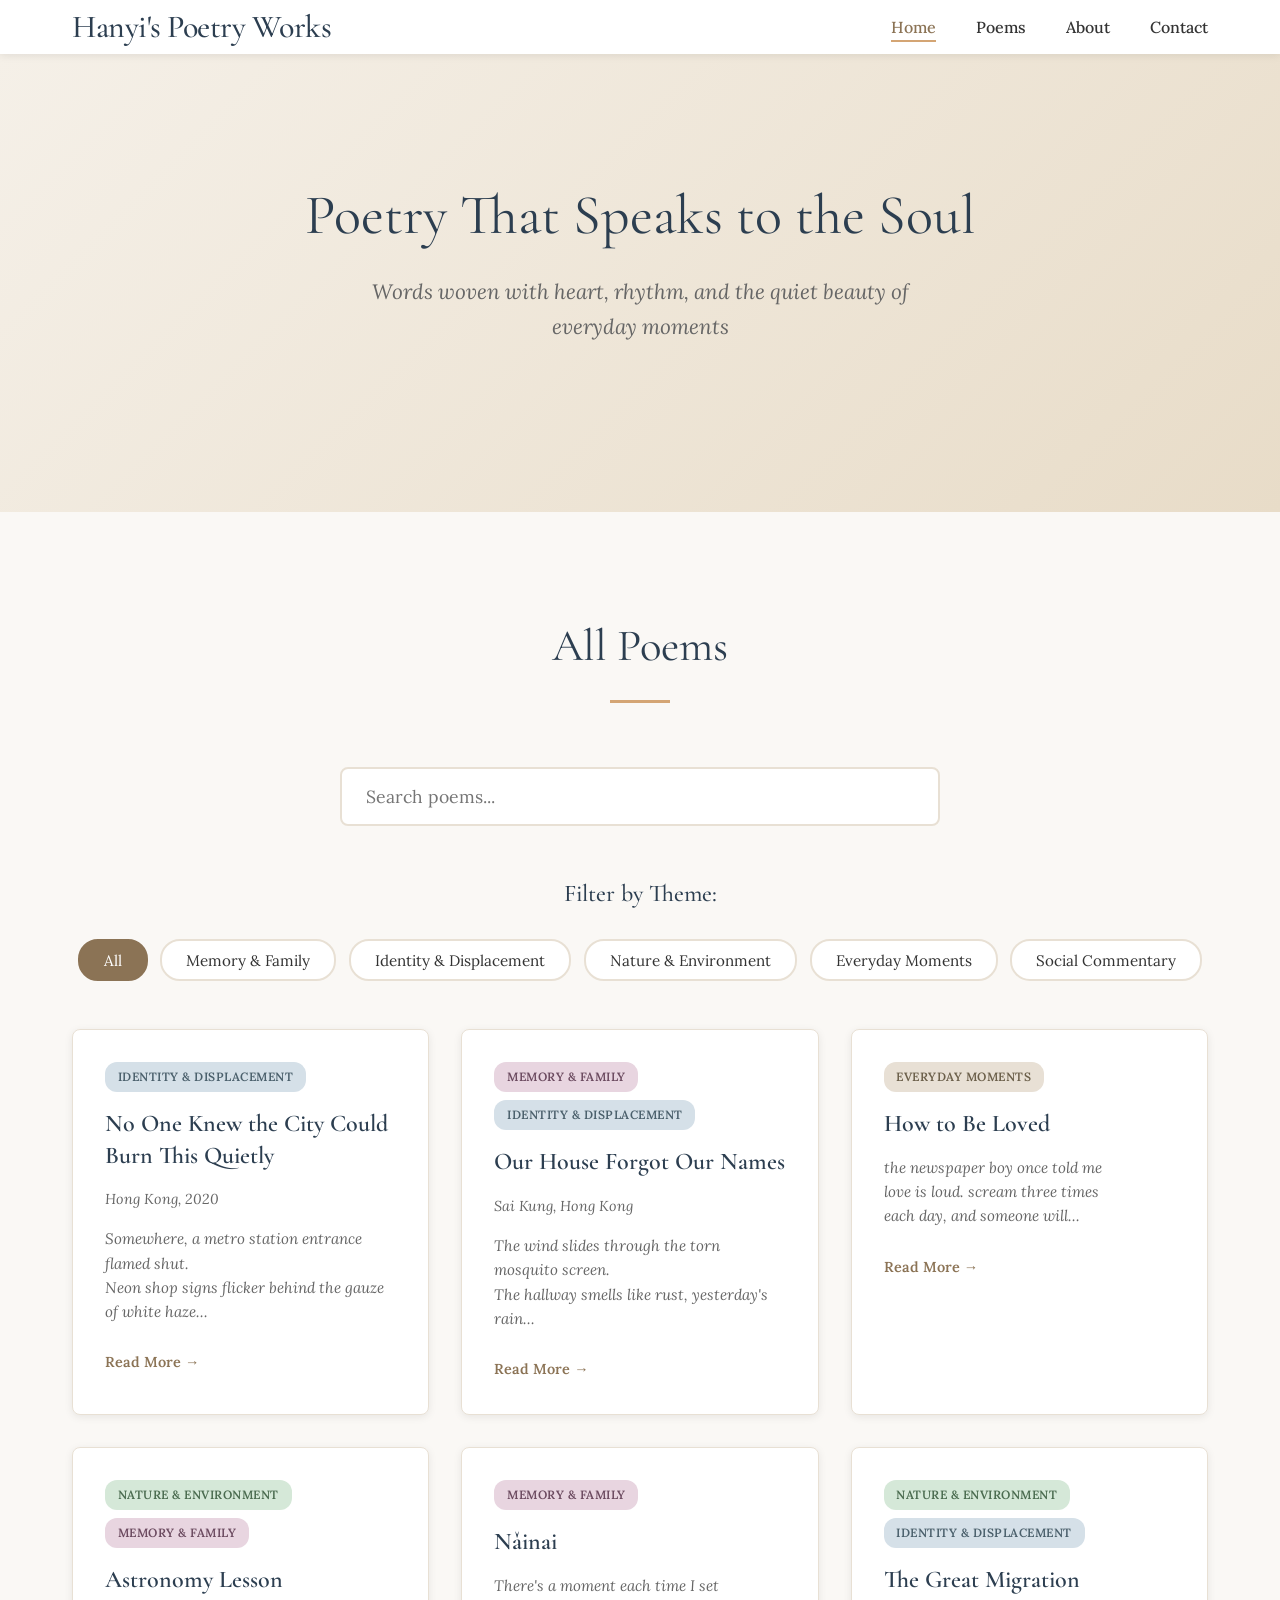
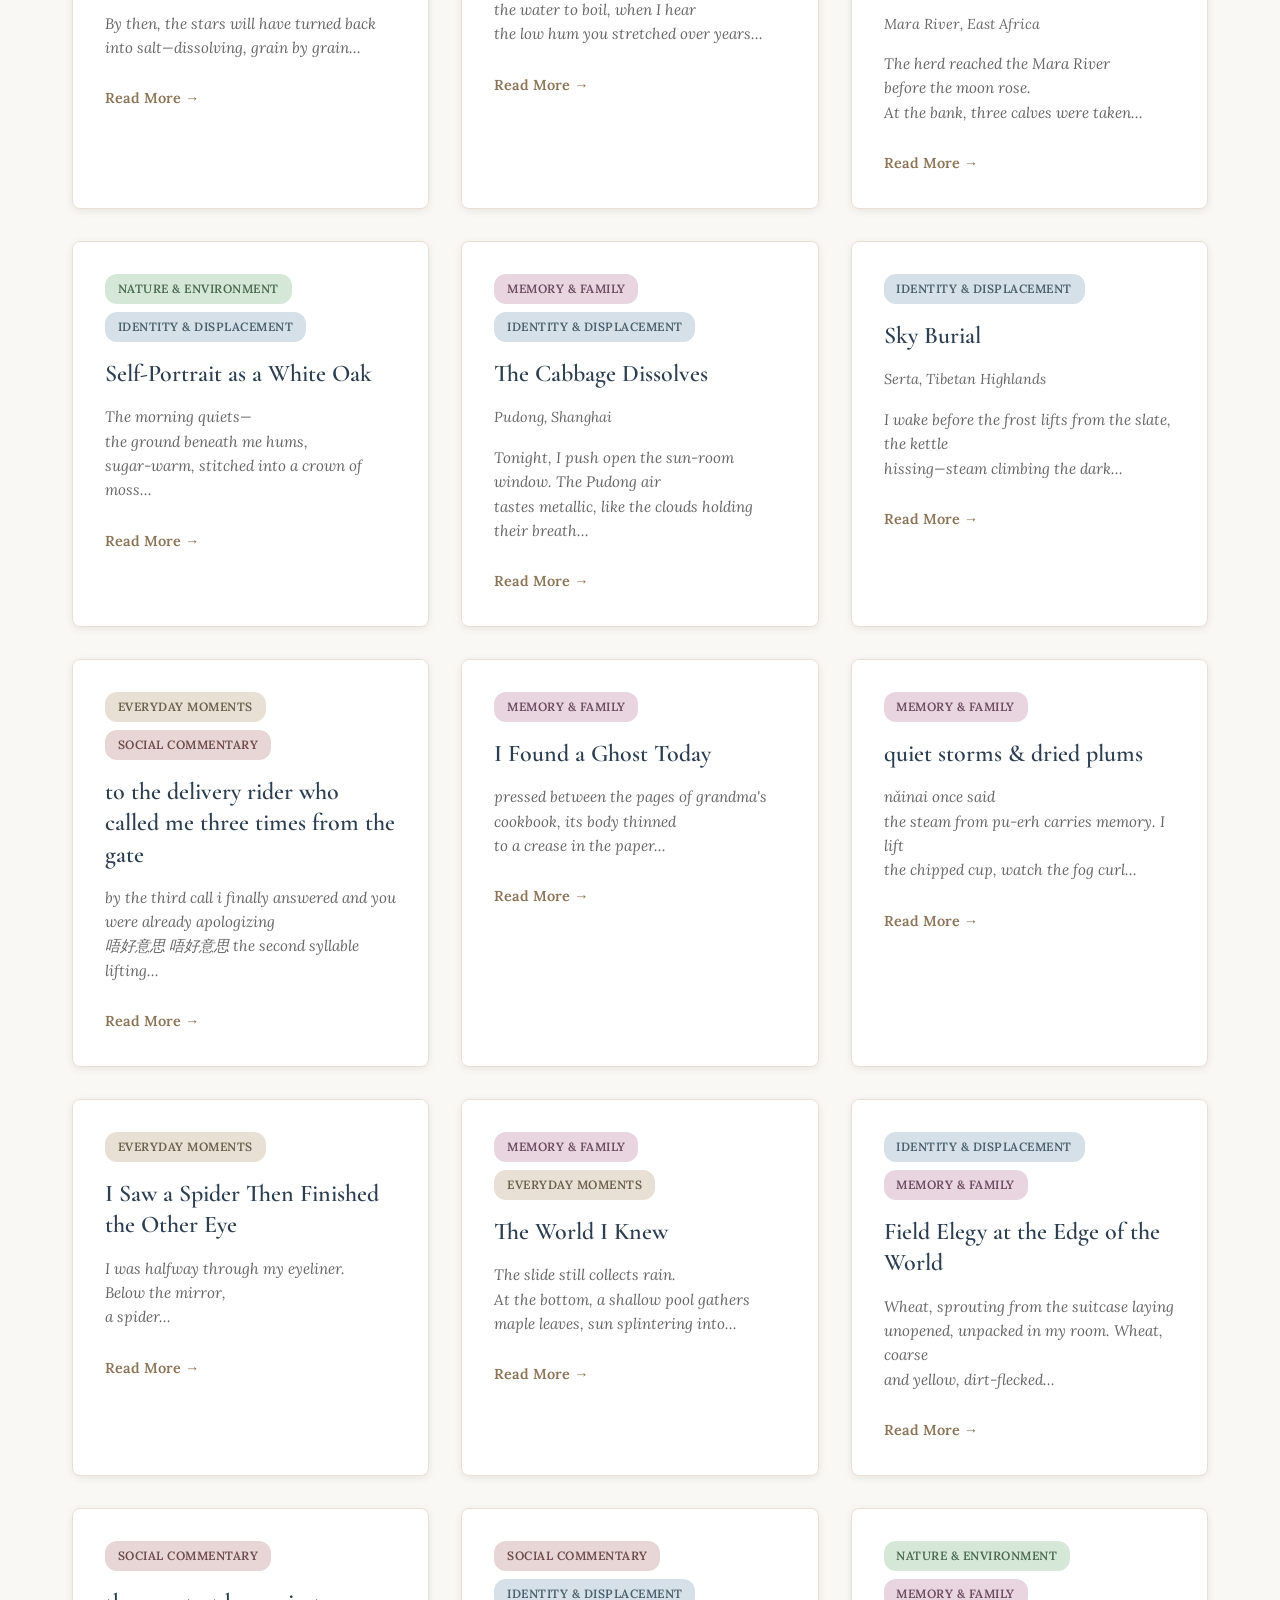
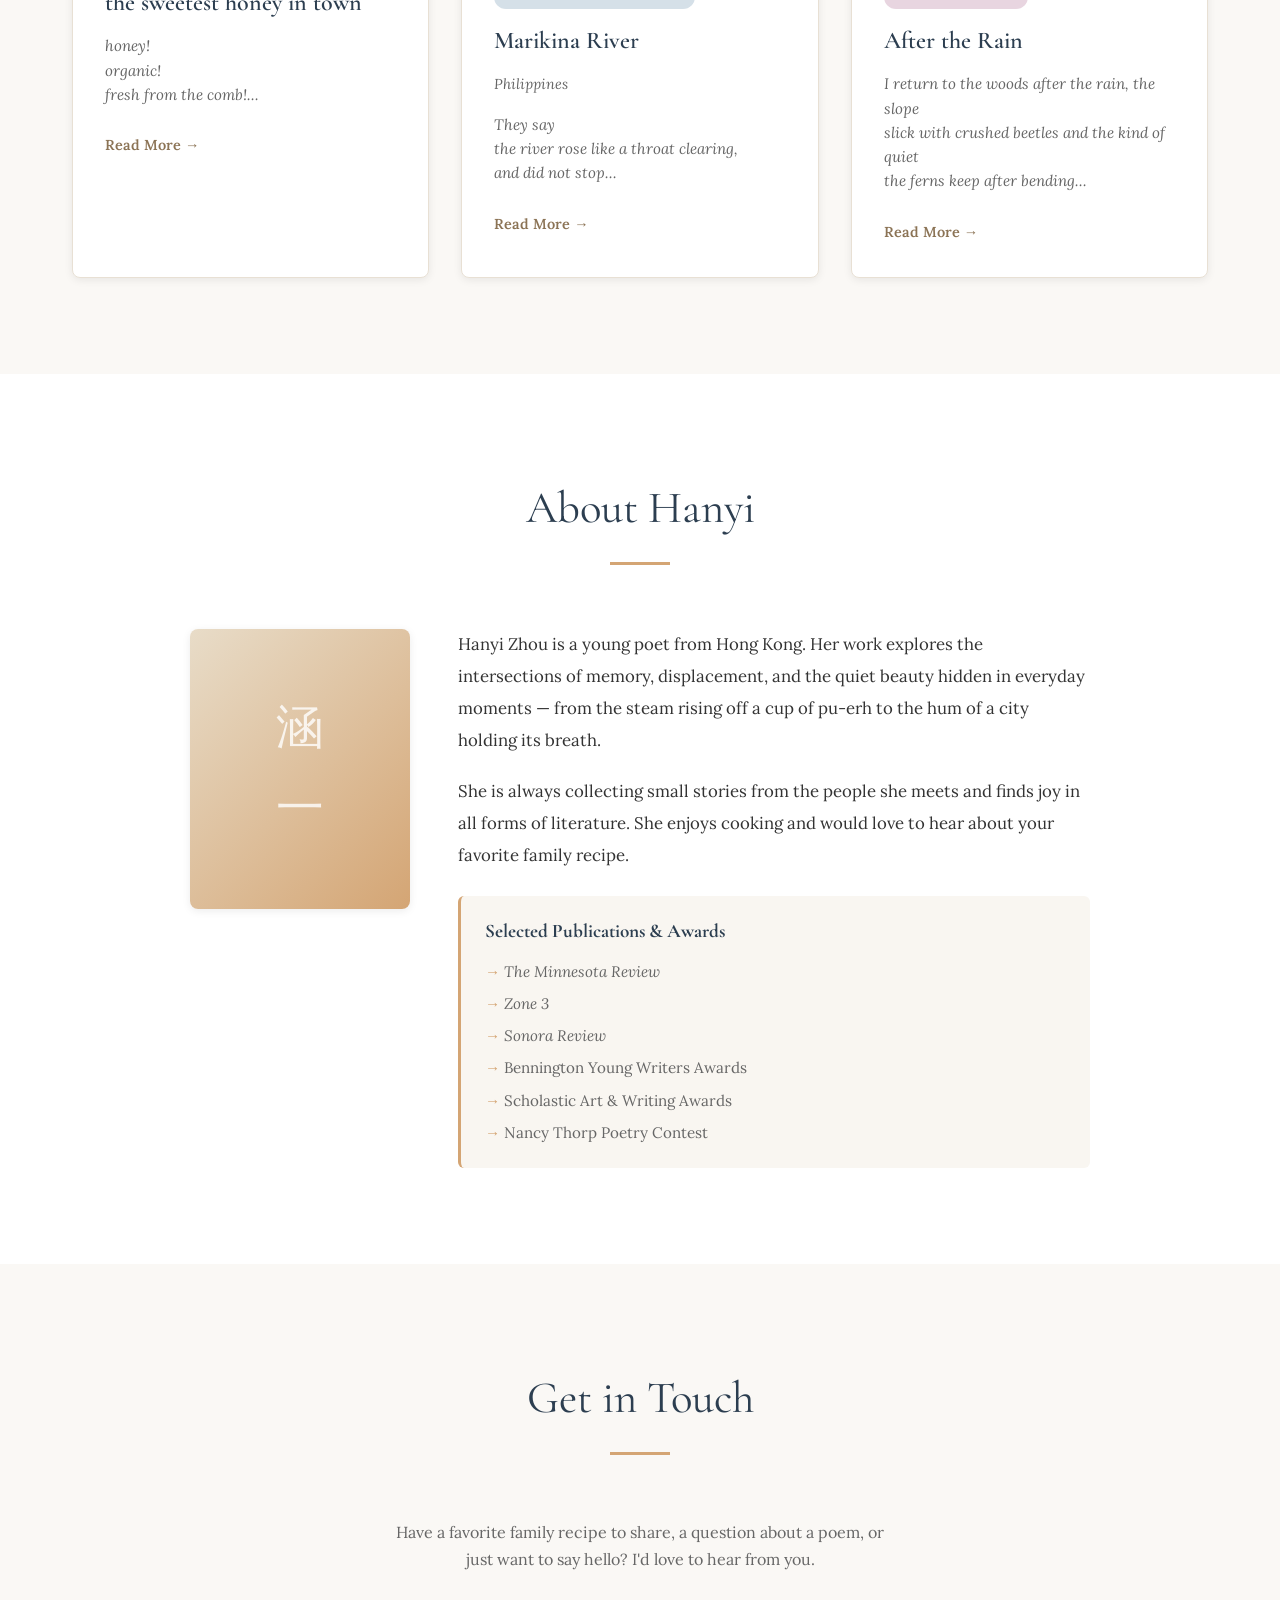
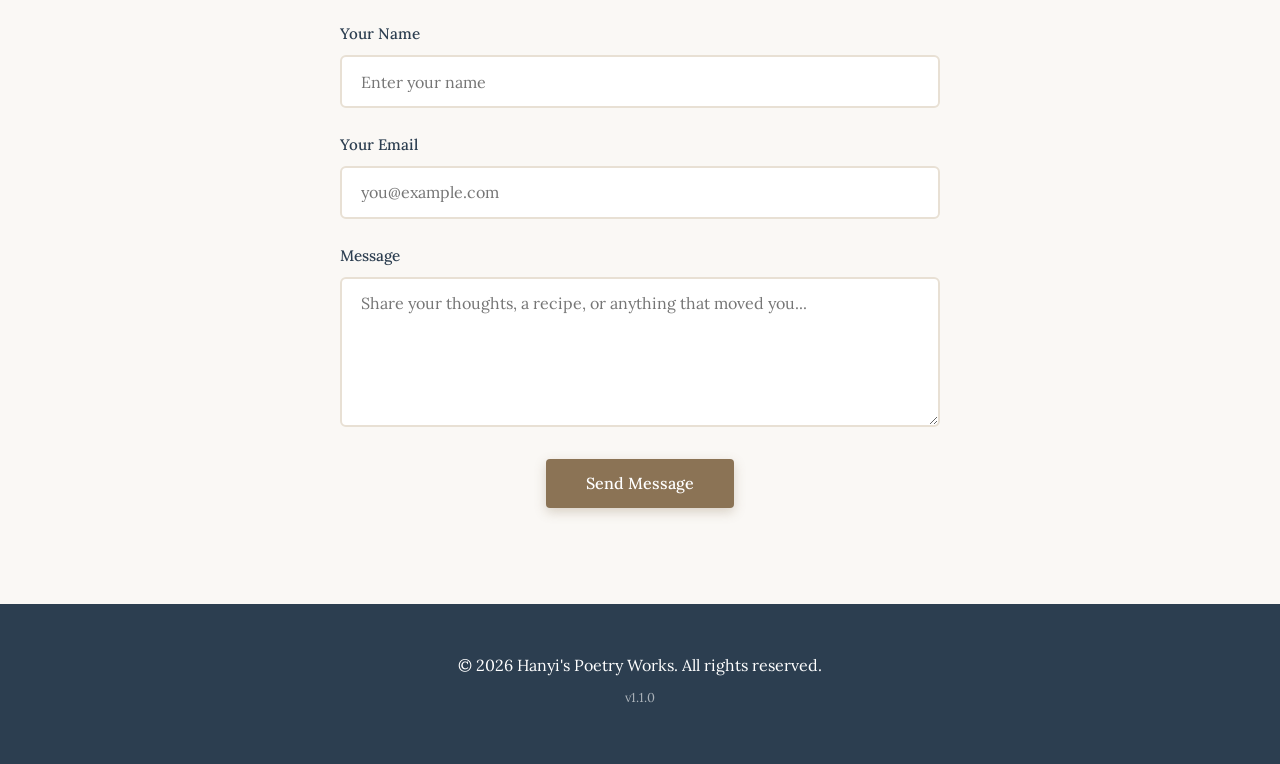
<file: index.html>
<!DOCTYPE html>
<html lang="en">
<head>
    <meta charset="UTF-8">
    <meta name="viewport" content="width=device-width, initial-scale=1.0">
    <title>Hanyi's Poetry Works</title>
    <meta name="description" content="Poetry by Hanyi Zhou — words woven with heart, rhythm, and the quiet beauty of everyday moments.">
    <meta property="og:title" content="Hanyi's Poetry Works">
    <meta property="og:description" content="Poetry by Hanyi Zhou — words woven with heart, rhythm, and the quiet beauty of everyday moments.">
    <meta property="og:type" content="website">
    <meta property="og:url" content="https://hkgpvg.github.io/hanyi-poem/">
    <meta name="twitter:card" content="summary_large_image">
    <meta name="twitter:title" content="Hanyi's Poetry Works">
    <meta name="twitter:description" content="Poetry by Hanyi Zhou — words woven with heart, rhythm, and the quiet beauty of everyday moments.">
    <link rel="stylesheet" href="style.css">
    <link rel="preconnect" href="https://fonts.googleapis.com">
    <link rel="preconnect" href="https://fonts.gstatic.com" crossorigin>
    <link href="https://fonts.googleapis.com/css2?family=Cormorant+Garamond:wght@300;400;500;600&family=Lora:wght@400;500;600&display=swap" rel="stylesheet">
</head>
<body>
    <header>
        <nav class="container">
            <h1 class="site-title">Hanyi's Poetry Works</h1>
            <ul class="nav-links">
                <li><a href="#home" class="active">Home</a></li>
                <li><a href="#poems">Poems</a></li>
                <li><a href="#about">About</a></li>
                <li><a href="#contact">Contact</a></li>
            </ul>
        </nav>
    </header>

    <main>
        <section id="home" class="hero">
            <div class="container">
                <h2 class="hero-title">Poetry That Speaks to the Soul</h2>
                <p class="hero-subtitle">Words woven with heart, rhythm, and the quiet beauty of everyday moments</p>
            </div>
        </section>

        <section id="poems" class="poems-section">
            <div class="container">
                <h2 class="section-title">All Poems</h2>
                
                <!-- Search Bar -->
                <div class="search-container">
                    <input type="text" id="searchInput" placeholder="Search poems..." class="search-input">
                </div>

                <!-- Filter Buttons -->
                <div class="filter-section">
                    <h3 class="filter-label">Filter by Theme:</h3>
                    <div class="filter-buttons">
                        <button class="filter-btn active" data-theme="all">All</button>
                        <button class="filter-btn" data-theme="memory-family">Memory & Family</button>
                        <button class="filter-btn" data-theme="identity-displacement">Identity & Displacement</button>
                        <button class="filter-btn" data-theme="nature">Nature & Environment</button>
                        <button class="filter-btn" data-theme="everyday">Everyday Moments</button>
                        <button class="filter-btn" data-theme="social">Social Commentary</button>
                    </div>
                </div>

                <!-- All 18 Poems -->
                <div class="poems-grid" id="poemsGrid">
                    
                    <article class="poem-card" data-themes="identity-displacement" data-date="2020" data-title="No One Knew the City Could Burn This Quietly">
                        <div class="poem-tags">
                            <span class="tag tag-identity-displacement">Identity & Displacement</span>
                        </div>
                        <h3 class="poem-title">No One Knew the City Could Burn This Quietly</h3>
                        <p class="poem-meta">Hong Kong, 2020</p>
                        <p class="poem-excerpt">
                            Somewhere, a metro station entrance flamed shut.<br>
                            Neon shop signs flicker behind the gauze of white haze...
                        </p>
                        <a href="poems/no-one-knew-the-city-could-burn-this-qui.html" class="read-more">Read More →</a>
                    </article>

                    <article class="poem-card" data-themes="memory-family identity-displacement" data-date="2020" data-title="Our House Forgot Our Names">
                        <div class="poem-tags">
                            <span class="tag tag-memory-family">Memory & Family</span>
                            <span class="tag tag-identity-displacement">Identity & Displacement</span>
                        </div>
                        <h3 class="poem-title">Our House Forgot Our Names</h3>
                        <p class="poem-meta">Sai Kung, Hong Kong</p>
                        <p class="poem-excerpt">
                            The wind slides through the torn mosquito screen.<br>
                            The hallway smells like rust, yesterday's rain...
                        </p>
                        <a href="poems/our-house-forgot-our-names.html" class="read-more">Read More →</a>
                    </article>

                    <article class="poem-card" data-themes="everyday" data-date="2020" data-title="How to Be Loved">
                        <div class="poem-tags">
                            <span class="tag tag-everyday">Everyday Moments</span>
                        </div>
                        <h3 class="poem-title">How to Be Loved</h3>
                        <p class="poem-excerpt">
                            the newspaper boy once told me<br>
                            love is loud. scream three times<br>
                            each day, and someone will...
                        </p>
                        <a href="poems/how-to-be-loved.html" class="read-more">Read More →</a>
                    </article>

                    <article class="poem-card" data-themes="nature memory-family" data-date="2020" data-title="Astronomy Lesson">
                        <div class="poem-tags">
                            <span class="tag tag-nature">Nature & Environment</span>
                            <span class="tag tag-memory-family">Memory & Family</span>
                        </div>
                        <h3 class="poem-title">Astronomy Lesson</h3>
                        <p class="poem-excerpt">
                            By then, the stars will have turned back<br>
                            into salt—dissolving, grain by grain...
                        </p>
                        <a href="poems/astronomy-lesson.html" class="read-more">Read More →</a>
                    </article>

                    <article class="poem-card" data-themes="memory-family" data-date="2020" data-title="Nǎinai">
                        <div class="poem-tags">
                            <span class="tag tag-memory-family">Memory & Family</span>
                        </div>
                        <h3 class="poem-title">Nǎinai</h3>
                        <p class="poem-excerpt">
                            There's a moment each time I set<br>
                            the water to boil, when I hear<br>
                            the low hum you stretched over years...
                        </p>
                        <a href="poems/nǎinai.html" class="read-more">Read More →</a>
                    </article>

                    <article class="poem-card" data-themes="nature identity-displacement" data-date="2020" data-title="The Great Migration">
                        <div class="poem-tags">
                            <span class="tag tag-nature">Nature & Environment</span>
                            <span class="tag tag-identity-displacement">Identity & Displacement</span>
                        </div>
                        <h3 class="poem-title">The Great Migration</h3>
                        <p class="poem-meta">Mara River, East Africa</p>
                        <p class="poem-excerpt">
                            The herd reached the Mara River<br>
                            before the moon rose.<br>
                            At the bank, three calves were taken...
                        </p>
                        <a href="poems/the-great-migration.html" class="read-more">Read More →</a>
                    </article>

                    <article class="poem-card" data-themes="nature identity-displacement" data-date="2020" data-title="Self-Portrait as a White Oak">
                        <div class="poem-tags">
                            <span class="tag tag-nature">Nature & Environment</span>
                            <span class="tag tag-identity-displacement">Identity & Displacement</span>
                        </div>
                        <h3 class="poem-title">Self-Portrait as a White Oak</h3>
                        <p class="poem-excerpt">
                            The morning quiets—<br>
                            the ground beneath me hums,<br>
                            sugar-warm, stitched into a crown of moss...
                        </p>
                        <a href="poems/self-portrait-as-a-white-oak.html" class="read-more">Read More →</a>
                    </article>

                    <article class="poem-card" data-themes="memory-family identity-displacement" data-date="2020" data-title="The Cabbage Dissolves">
                        <div class="poem-tags">
                            <span class="tag tag-memory-family">Memory & Family</span>
                            <span class="tag tag-identity-displacement">Identity & Displacement</span>
                        </div>
                        <h3 class="poem-title">The Cabbage Dissolves</h3>
                        <p class="poem-meta">Pudong, Shanghai</p>
                        <p class="poem-excerpt">
                            Tonight, I push open the sun-room window. The Pudong air<br>
                            tastes metallic, like the clouds holding their breath...
                        </p>
                        <a href="poems/the-cabbage-dissolves.html" class="read-more">Read More →</a>
                    </article>

                    <article class="poem-card" data-themes="identity-displacement" data-date="2020" data-title="Sky Burial">
                        <div class="poem-tags">
                            <span class="tag tag-identity-displacement">Identity & Displacement</span>
                        </div>
                        <h3 class="poem-title">Sky Burial</h3>
                        <p class="poem-meta">Serta, Tibetan Highlands</p>
                        <p class="poem-excerpt">
                            I wake before the frost lifts from the slate, the kettle<br>
                            hissing—steam climbing the dark...
                        </p>
                        <a href="poems/sky-burial.html" class="read-more">Read More →</a>
                    </article>

                    <article class="poem-card" data-themes="everyday social" data-date="2020" data-title="to the delivery rider who called me three times from the gate">
                        <div class="poem-tags">
                            <span class="tag tag-everyday">Everyday Moments</span>
                            <span class="tag tag-social">Social Commentary</span>
                        </div>
                        <h3 class="poem-title">to the delivery rider who called me three times from the gate</h3>
                        <p class="poem-excerpt">
                            by the third call i finally answered and you were already apologizing<br>
                            唔好意思 唔好意思 the second syllable lifting...
                        </p>
                        <a href="poems/to-the-delivery-rider-who-called-me-thre.html" class="read-more">Read More →</a>
                    </article>

                    <article class="poem-card" data-themes="memory-family" data-date="2020" data-title="I Found a Ghost Today">
                        <div class="poem-tags">
                            <span class="tag tag-memory-family">Memory & Family</span>
                        </div>
                        <h3 class="poem-title">I Found a Ghost Today</h3>
                        <p class="poem-excerpt">
                            pressed between the pages of grandma's<br>
                            cookbook, its body thinned<br>
                            to a crease in the paper...
                        </p>
                        <a href="poems/i-found-a-ghost-today.html" class="read-more">Read More →</a>
                    </article>

                    <article class="poem-card" data-themes="memory-family" data-date="2020" data-title="quiet storms & dried plums">
                        <div class="poem-tags">
                            <span class="tag tag-memory-family">Memory & Family</span>
                        </div>
                        <h3 class="poem-title">quiet storms & dried plums</h3>
                        <p class="poem-excerpt">
                            nǎinai once said<br>
                            the steam from pu-erh carries memory. I lift<br>
                            the chipped cup, watch the fog curl...
                        </p>
                        <a href="poems/quiet-storms-dried-plums.html" class="read-more">Read More →</a>
                    </article>

                    <article class="poem-card" data-themes="everyday" data-date="2020" data-title="I Saw a Spider Then Finished the Other Eye">
                        <div class="poem-tags">
                            <span class="tag tag-everyday">Everyday Moments</span>
                        </div>
                        <h3 class="poem-title">I Saw a Spider Then Finished the Other Eye</h3>
                        <p class="poem-excerpt">
                            I was halfway through my eyeliner.<br>
                            Below the mirror,<br>
                            a spider...
                        </p>
                        <a href="poems/i-saw-a-spider-then-finished-the-other-e.html" class="read-more">Read More →</a>
                    </article>

                    <article class="poem-card" data-themes="memory-family everyday" data-date="2020" data-title="The World I Knew">
                        <div class="poem-tags">
                            <span class="tag tag-memory-family">Memory & Family</span>
                            <span class="tag tag-everyday">Everyday Moments</span>
                        </div>
                        <h3 class="poem-title">The World I Knew</h3>
                        <p class="poem-excerpt">
                            The slide still collects rain.<br>
                            At the bottom, a shallow pool gathers<br>
                            maple leaves, sun splintering into...
                        </p>
                        <a href="poems/the-world-i-knew.html" class="read-more">Read More →</a>
                    </article>

                    <article class="poem-card" data-themes="identity-displacement memory-family" data-date="2020" data-title="Field Elegy at the Edge of the World">
                        <div class="poem-tags">
                            <span class="tag tag-identity-displacement">Identity & Displacement</span>
                            <span class="tag tag-memory-family">Memory & Family</span>
                        </div>
                        <h3 class="poem-title">Field Elegy at the Edge of the World</h3>
                        <p class="poem-excerpt">
                            Wheat, sprouting from the suitcase laying<br>
                            unopened, unpacked in my room. Wheat, coarse<br>
                            and yellow, dirt-flecked...
                        </p>
                        <a href="poems/field-elegy-at-the-edge-of-the-world.html" class="read-more">Read More →</a>
                    </article>

                    <article class="poem-card" data-themes="social" data-date="2020" data-title="the sweetest honey in town">
                        <div class="poem-tags">
                            <span class="tag tag-social">Social Commentary</span>
                        </div>
                        <h3 class="poem-title">the sweetest honey in town</h3>
                        <p class="poem-excerpt">
                            honey!<br>
                            organic!<br>
                            fresh from the comb!...
                        </p>
                        <a href="poems/the-sweetest-honey-in-town.html" class="read-more">Read More →</a>
                    </article>

                    <article class="poem-card" data-themes="social identity-displacement" data-date="2020" data-title="Marikina River">
                        <div class="poem-tags">
                            <span class="tag tag-social">Social Commentary</span>
                            <span class="tag tag-identity-displacement">Identity & Displacement</span>
                        </div>
                        <h3 class="poem-title">Marikina River</h3>
                        <p class="poem-meta">Philippines</p>
                        <p class="poem-excerpt">
                            They say<br>
                            the river rose like a throat clearing,<br>
                            and did not stop...
                        </p>
                        <a href="poems/marikina-river.html" class="read-more">Read More →</a>
                    </article>

                    <article class="poem-card" data-themes="nature memory-family" data-date="2020" data-title="After the Rain">
                        <div class="poem-tags">
                            <span class="tag tag-nature">Nature & Environment</span>
                            <span class="tag tag-memory-family">Memory & Family</span>
                        </div>
                        <h3 class="poem-title">After the Rain</h3>
                        <p class="poem-excerpt">
                            I return to the woods after the rain, the slope<br>
                            slick with crushed beetles and the kind of quiet<br>
                            the ferns keep after bending...
                        </p>
                        <a href="poems/after-the-rain.html" class="read-more">Read More →</a>
                    </article>

                </div>

                <!-- No Results Message -->
                <div id="noResults" class="no-results" style="display: none;">
                    <p>No poems found matching your search.</p>
                </div>

            </div>
        </section>

        <section id="about" class="about-section">
            <div class="container">
                <h2 class="section-title">About Hanyi</h2>
                <div class="about-layout">
                    <div class="about-photo">
                        <div class="about-photo-placeholder">涵<br>一</div>
                    </div>
                    <div class="about-text">
                        <p>
                            Hanyi Zhou is a young poet from Hong Kong. Her work explores the intersections of 
                            memory, displacement, and the quiet beauty hidden in everyday moments — from the steam 
                            rising off a cup of pu-erh to the hum of a city holding its breath.
                        </p>
                        <p>
                            She is always collecting small stories from the people she meets and finds joy in all forms 
                            of literature. She enjoys cooking and would love to hear about your favorite family recipe.
                        </p>
                        <div class="about-publications">
                            <h4>Selected Publications &amp; Awards</h4>
                            <ul>
                                <li><em>The Minnesota Review</em></li>
                                <li><em>Zone 3</em></li>
                                <li><em>Sonora Review</em></li>
                                <li>Bennington Young Writers Awards</li>
                                <li>Scholastic Art &amp; Writing Awards</li>
                                <li>Nancy Thorp Poetry Contest</li>
                            </ul>
                        </div>
                    </div>
                </div>
            </div>
        </section>

        <section id="contact" class="contact-section">
            <div class="container">
                <h2 class="section-title">Get in Touch</h2>
                <p style="text-align: center; color: var(--light-text); margin-bottom: 3rem; max-width: 500px; margin-left: auto; margin-right: auto;">
                    Have a favorite family recipe to share, a question about a poem, or just want to say hello? I'd love to hear from you.
                </p>
                <form class="contact-form" id="contactForm" onsubmit="return handleContactSubmit(event)">
                    <div class="form-group">
                        <label for="contactName">Your Name</label>
                        <input type="text" id="contactName" name="name" required placeholder="Enter your name">
                    </div>
                    <div class="form-group">
                        <label for="contactEmail">Your Email</label>
                        <input type="email" id="contactEmail" name="email" required placeholder="you@example.com">
                    </div>
                    <div class="form-group">
                        <label for="contactMessage">Message</label>
                        <textarea id="contactMessage" name="message" required placeholder="Share your thoughts, a recipe, or anything that moved you..."></textarea>
                    </div>
                    <div style="text-align: center;">
                        <button type="submit" class="form-submit">Send Message</button>
                    </div>
                    <div class="form-success" id="formSuccess">
                        Thank you for reaching out! Your message has been noted. Hanyi will get back to you soon. ♡
                    </div>
                </form>
            </div>
        </section>
    </main>

    <footer>
        <div class="container">
            <p>&copy; 2026 Hanyi's Poetry Works. All rights reserved.</p>
            <p style="font-size: 0.8em; opacity: 0.6; margin-top: 0.5em;">v1.1.0</p>
        </div>
    </footer>

    <script src="rain.js?v=1.1.0"></script>
    <script src="share.js?v=1.1.0"></script>
    <script>
        // Filtering and Search Functionality
        const searchInput = document.getElementById('searchInput');
        const filterButtons = document.querySelectorAll('.filter-btn');
        const poemCards = document.querySelectorAll('.poem-card');
        const noResults = document.getElementById('noResults');

        let currentTheme = 'all';
        let currentSearch = '';

        function filterPoems() {
            let visibleCount = 0;

            poemCards.forEach(card => {
                const themes = card.dataset.themes.split(' ');
                const title = card.dataset.title.toLowerCase();
                
                const matchesTheme = currentTheme === 'all' || themes.includes(currentTheme);
                const matchesSearch = currentSearch === '' || 
                    title.includes(currentSearch) ||
                    card.textContent.toLowerCase().includes(currentSearch);

                if (matchesTheme && matchesSearch) {
                    card.style.display = 'block';
                    visibleCount++;
                } else {
                    card.style.display = 'none';
                }
            });

            // Show/hide no results message
            noResults.style.display = visibleCount === 0 ? 'block' : 'none';
        }

        // Theme filter buttons
        filterButtons.forEach(btn => {
            btn.addEventListener('click', () => {
                filterButtons.forEach(b => b.classList.remove('active'));
                btn.classList.add('active');
                currentTheme = btn.dataset.theme;
                filterPoems();
            });
        });

        // Search input
        searchInput.addEventListener('input', (e) => {
            currentSearch = e.target.value.toLowerCase();
            filterPoems();
        });

        // Smooth scrolling for navigation links
        document.querySelectorAll('a[href^="#"]').forEach(anchor => {
            anchor.addEventListener('click', function (e) {
                e.preventDefault();
                const target = document.querySelector(this.getAttribute('href'));
                if (target) {
                    target.scrollIntoView({ behavior: 'smooth', block: 'start' });
                }
            });
        });

        // Contact form handler (mailto fallback for static site)
        function handleContactSubmit(e) {
            e.preventDefault();
            const name = document.getElementById('contactName').value;
            const email = document.getElementById('contactEmail').value;
            const message = document.getElementById('contactMessage').value;
            const subject = encodeURIComponent('Poetry Website Contact from ' + name);
            const body = encodeURIComponent('From: ' + name + ' (' + email + ')\n\n' + message);
            window.location.href = 'mailto:hanyi.poetry@gmail.com?subject=' + subject + '&body=' + body;
            document.getElementById('formSuccess').style.display = 'block';
            document.getElementById('contactForm').reset();
            return false;
        }
    </script>
</body>
</html>
</file>
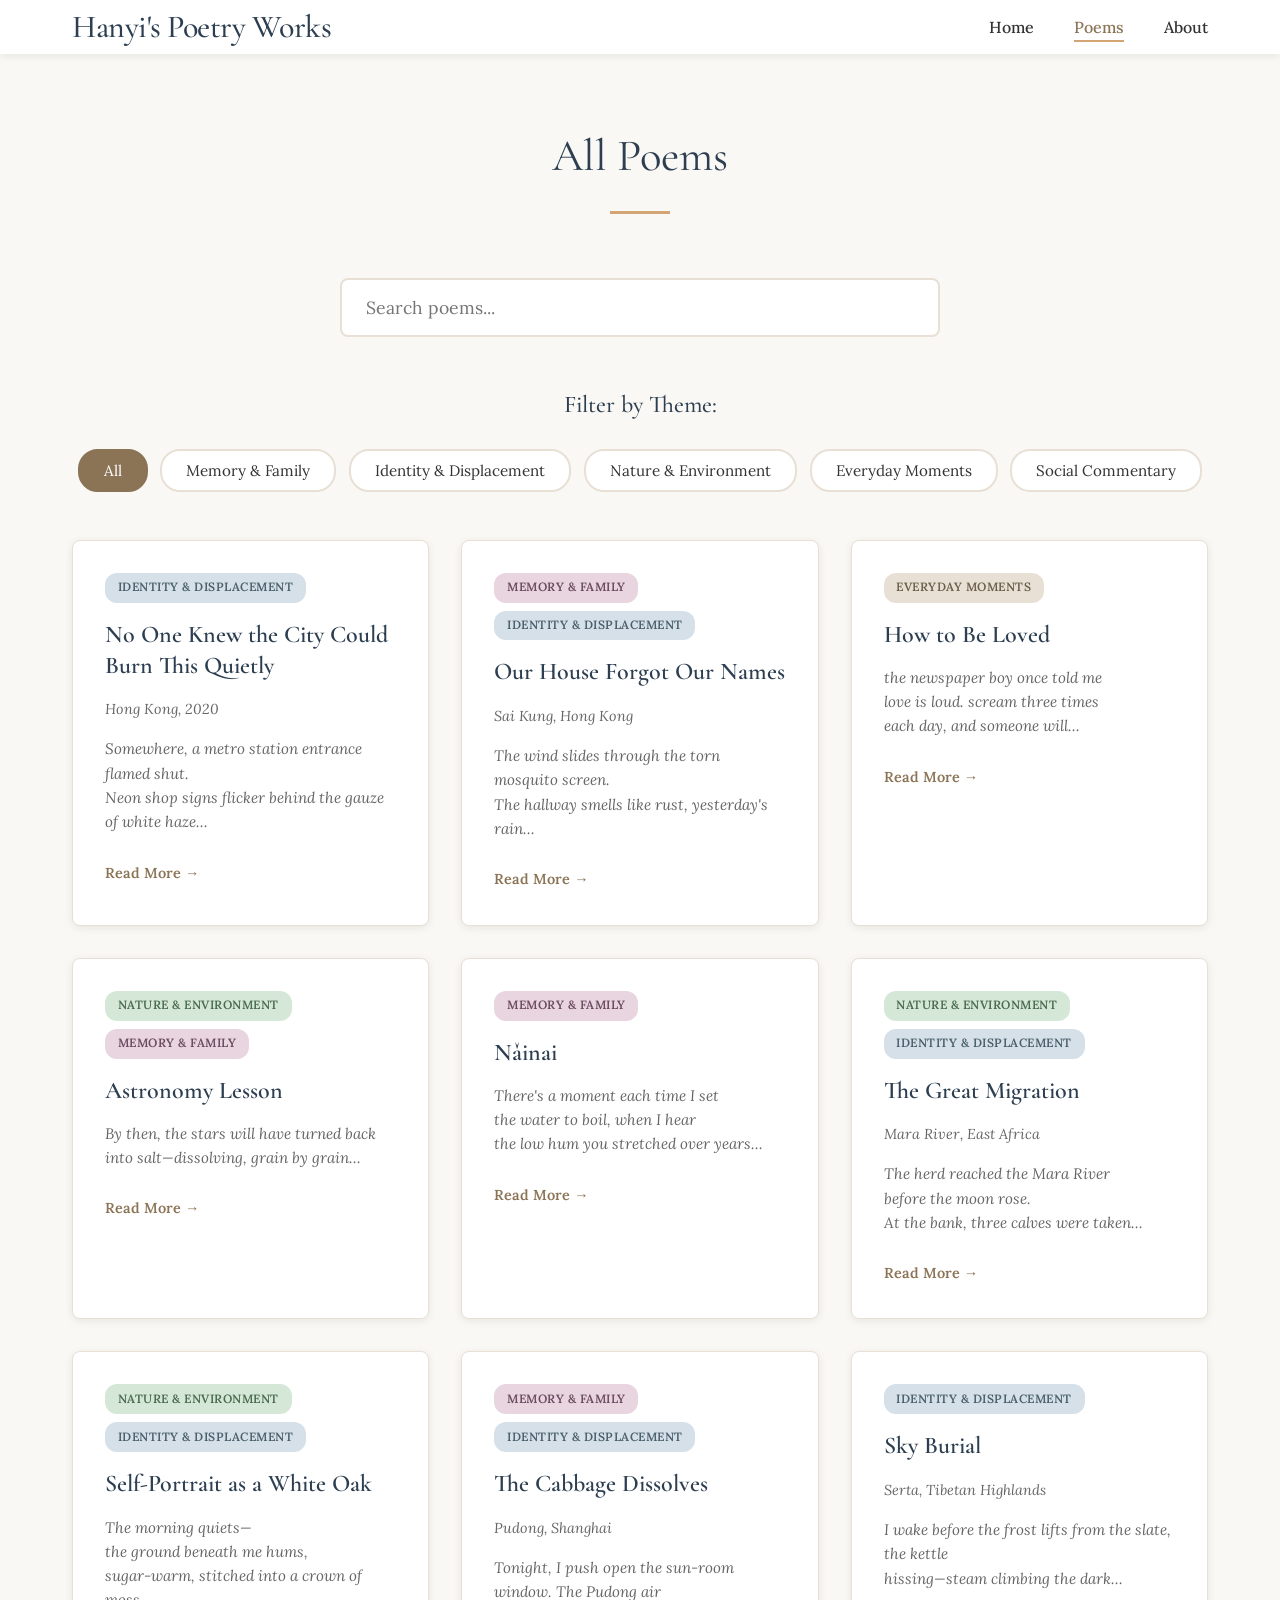
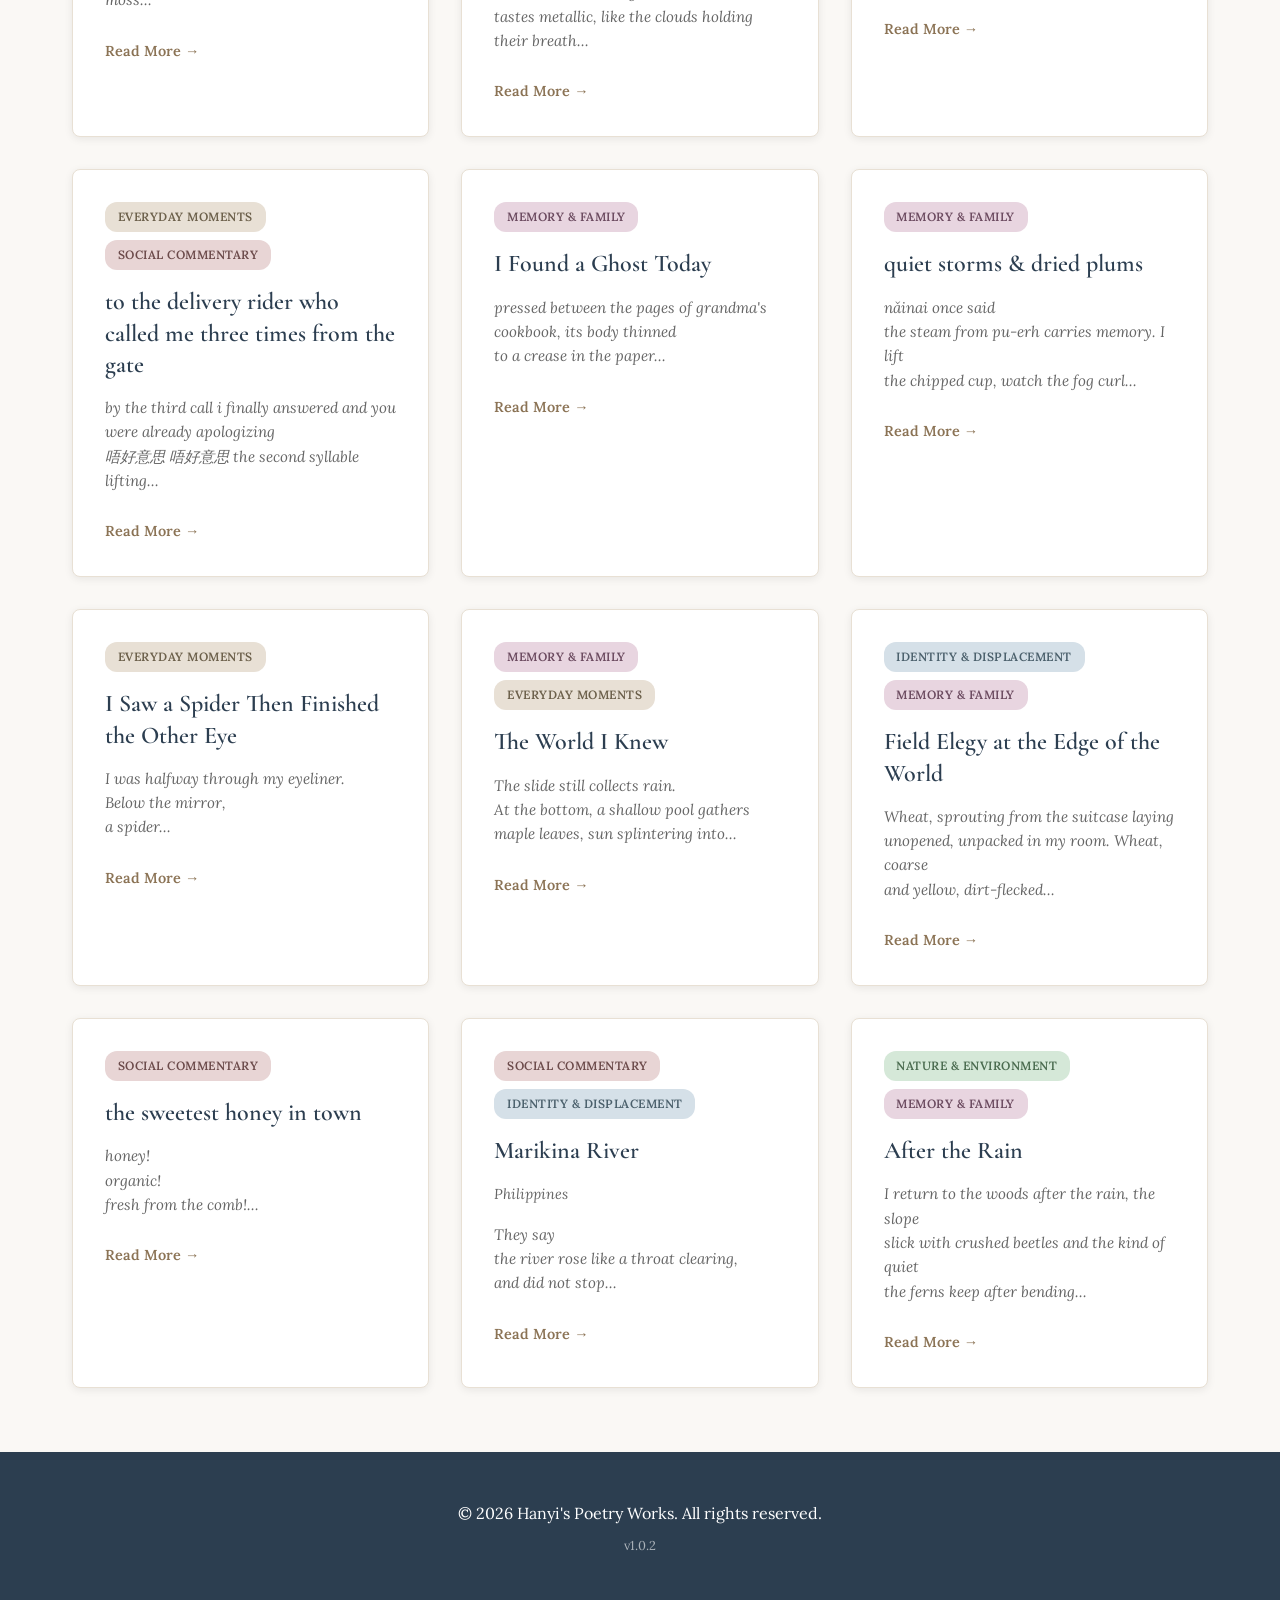
<file: poems/index.html>
<!DOCTYPE html>
<html lang="en">
<head>
    <meta charset="UTF-8">
    <meta name="viewport" content="width=device-width, initial-scale=1.0">
    <title>Poems - Hanyi's Poetry Works</title>
    <link rel="stylesheet" href="../style.css">
    <link rel="preconnect" href="https://fonts.googleapis.com">
    <link rel="preconnect" href="https://fonts.gstatic.com" crossorigin>
    <link href="https://fonts.googleapis.com/css2?family=Cormorant+Garamond:wght@300;400;500;600&family=Lora:wght@400;500;600&display=swap" rel="stylesheet">
</head>
<body>
    <header>
        <nav class="container">
            <h1 class="site-title"><a href="../index.html" style="text-decoration: none; color: inherit;">Hanyi's Poetry Works</a></h1>
            <ul class="nav-links">
                <li><a href="../index.html">Home</a></li>
                <li><a href="index.html" class="active">Poems</a></li>
                <li><a href="../index.html#about">About</a></li>
            </ul>
        </nav>
    </header>

    <main>
        <section class="poems-index">
            <div class="container">
                <h2 class="section-title">All Poems</h2>
                
                <!-- Search Bar -->
                <div class="search-container">
                    <input type="text" id="searchInput" placeholder="Search poems..." class="search-input">
                </div>

                <!-- Filter Buttons -->
                <div class="filter-section">
                    <h3 class="filter-label">Filter by Theme:</h3>
                    <div class="filter-buttons">
                        <button class="filter-btn active" data-theme="all">All</button>
                        <button class="filter-btn" data-theme="memory-family">Memory & Family</button>
                        <button class="filter-btn" data-theme="identity-displacement">Identity & Displacement</button>
                        <button class="filter-btn" data-theme="nature">Nature & Environment</button>
                        <button class="filter-btn" data-theme="everyday">Everyday Moments</button>
                        <button class="filter-btn" data-theme="social">Social Commentary</button>
                    </div>
                </div>

                <!-- Poems Grid -->
                <div class="poems-grid" id="poemsGrid">
                    
                    <article class="poem-card" data-themes="identity-displacement" data-date="2020" data-title="No One Knew the City Could Burn This Quietly">
                        <div class="poem-tags">
                            <span class="tag tag-identity-displacement">Identity & Displacement</span>
                        </div>
                        <h3 class="poem-title">No One Knew the City Could Burn This Quietly</h3>
                        <p class="poem-meta">Hong Kong, 2020</p>
                        <p class="poem-excerpt">
                            Somewhere, a metro station entrance flamed shut.<br>
                            Neon shop signs flicker behind the gauze of white haze...
                        </p>
                        <a href="no-one-knew-the-city-could-burn-this-qui.html" class="read-more">Read More →</a>
                    </article>

                    <article class="poem-card" data-themes="memory-family identity-displacement" data-date="2020" data-title="Our House Forgot Our Names">
                        <div class="poem-tags">
                            <span class="tag tag-memory-family">Memory & Family</span>
                            <span class="tag tag-identity-displacement">Identity & Displacement</span>
                        </div>
                        <h3 class="poem-title">Our House Forgot Our Names</h3>
                        <p class="poem-meta">Sai Kung, Hong Kong</p>
                        <p class="poem-excerpt">
                            The wind slides through the torn mosquito screen.<br>
                            The hallway smells like rust, yesterday's rain...
                        </p>
                        <a href="our-house-forgot-our-names.html" class="read-more">Read More →</a>
                    </article>

                    <article class="poem-card" data-themes="everyday" data-date="2020" data-title="How to Be Loved">
                        <div class="poem-tags">
                            <span class="tag tag-everyday">Everyday Moments</span>
                        </div>
                        <h3 class="poem-title">How to Be Loved</h3>
                        <p class="poem-excerpt">
                            the newspaper boy once told me<br>
                            love is loud. scream three times<br>
                            each day, and someone will...
                        </p>
                        <a href="how-to-be-loved.html" class="read-more">Read More →</a>
                    </article>

                    <article class="poem-card" data-themes="nature memory-family" data-date="2020" data-title="Astronomy Lesson">
                        <div class="poem-tags">
                            <span class="tag tag-nature">Nature & Environment</span>
                            <span class="tag tag-memory-family">Memory & Family</span>
                        </div>
                        <h3 class="poem-title">Astronomy Lesson</h3>
                        <p class="poem-excerpt">
                            By then, the stars will have turned back<br>
                            into salt—dissolving, grain by grain...
                        </p>
                        <a href="astronomy-lesson.html" class="read-more">Read More →</a>
                    </article>

                    <article class="poem-card" data-themes="memory-family" data-date="2020" data-title="Nǎinai">
                        <div class="poem-tags">
                            <span class="tag tag-memory-family">Memory & Family</span>
                        </div>
                        <h3 class="poem-title">Nǎinai</h3>
                        <p class="poem-excerpt">
                            There's a moment each time I set<br>
                            the water to boil, when I hear<br>
                            the low hum you stretched over years...
                        </p>
                        <a href="nǎinai.html" class="read-more">Read More →</a>
                    </article>

                    <article class="poem-card" data-themes="nature identity-displacement" data-date="2020" data-title="The Great Migration">
                        <div class="poem-tags">
                            <span class="tag tag-nature">Nature & Environment</span>
                            <span class="tag tag-identity-displacement">Identity & Displacement</span>
                        </div>
                        <h3 class="poem-title">The Great Migration</h3>
                        <p class="poem-meta">Mara River, East Africa</p>
                        <p class="poem-excerpt">
                            The herd reached the Mara River<br>
                            before the moon rose.<br>
                            At the bank, three calves were taken...
                        </p>
                        <a href="the-great-migration.html" class="read-more">Read More →</a>
                    </article>

                    <article class="poem-card" data-themes="nature identity-displacement" data-date="2020" data-title="Self-Portrait as a White Oak">
                        <div class="poem-tags">
                            <span class="tag tag-nature">Nature & Environment</span>
                            <span class="tag tag-identity-displacement">Identity & Displacement</span>
                        </div>
                        <h3 class="poem-title">Self-Portrait as a White Oak</h3>
                        <p class="poem-excerpt">
                            The morning quiets—<br>
                            the ground beneath me hums,<br>
                            sugar-warm, stitched into a crown of moss...
                        </p>
                        <a href="self-portrait-as-a-white-oak.html" class="read-more">Read More →</a>
                    </article>

                    <article class="poem-card" data-themes="memory-family identity-displacement" data-date="2020" data-title="The Cabbage Dissolves">
                        <div class="poem-tags">
                            <span class="tag tag-memory-family">Memory & Family</span>
                            <span class="tag tag-identity-displacement">Identity & Displacement</span>
                        </div>
                        <h3 class="poem-title">The Cabbage Dissolves</h3>
                        <p class="poem-meta">Pudong, Shanghai</p>
                        <p class="poem-excerpt">
                            Tonight, I push open the sun-room window. The Pudong air<br>
                            tastes metallic, like the clouds holding their breath...
                        </p>
                        <a href="the-cabbage-dissolves.html" class="read-more">Read More →</a>
                    </article>

                    <article class="poem-card" data-themes="identity-displacement" data-date="2020" data-title="Sky Burial">
                        <div class="poem-tags">
                            <span class="tag tag-identity-displacement">Identity & Displacement</span>
                        </div>
                        <h3 class="poem-title">Sky Burial</h3>
                        <p class="poem-meta">Serta, Tibetan Highlands</p>
                        <p class="poem-excerpt">
                            I wake before the frost lifts from the slate, the kettle<br>
                            hissing—steam climbing the dark...
                        </p>
                        <a href="sky-burial.html" class="read-more">Read More →</a>
                    </article>

                    <article class="poem-card" data-themes="everyday social" data-date="2020" data-title="to the delivery rider who called me three times from the gate">
                        <div class="poem-tags">
                            <span class="tag tag-everyday">Everyday Moments</span>
                            <span class="tag tag-social">Social Commentary</span>
                        </div>
                        <h3 class="poem-title">to the delivery rider who called me three times from the gate</h3>
                        <p class="poem-excerpt">
                            by the third call i finally answered and you were already apologizing<br>
                            唔好意思 唔好意思 the second syllable lifting...
                        </p>
                        <a href="to-the-delivery-rider-who-called-me-thre.html" class="read-more">Read More →</a>
                    </article>

                    <article class="poem-card" data-themes="memory-family" data-date="2020" data-title="I Found a Ghost Today">
                        <div class="poem-tags">
                            <span class="tag tag-memory-family">Memory & Family</span>
                        </div>
                        <h3 class="poem-title">I Found a Ghost Today</h3>
                        <p class="poem-excerpt">
                            pressed between the pages of grandma's<br>
                            cookbook, its body thinned<br>
                            to a crease in the paper...
                        </p>
                        <a href="i-found-a-ghost-today.html" class="read-more">Read More →</a>
                    </article>

                    <article class="poem-card" data-themes="memory-family" data-date="2020" data-title="quiet storms & dried plums">
                        <div class="poem-tags">
                            <span class="tag tag-memory-family">Memory & Family</span>
                        </div>
                        <h3 class="poem-title">quiet storms & dried plums</h3>
                        <p class="poem-excerpt">
                            nǎinai once said<br>
                            the steam from pu-erh carries memory. I lift<br>
                            the chipped cup, watch the fog curl...
                        </p>
                        <a href="quiet-storms-dried-plums.html" class="read-more">Read More →</a>
                    </article>

                    <article class="poem-card" data-themes="everyday" data-date="2020" data-title="I Saw a Spider Then Finished the Other Eye">
                        <div class="poem-tags">
                            <span class="tag tag-everyday">Everyday Moments</span>
                        </div>
                        <h3 class="poem-title">I Saw a Spider Then Finished the Other Eye</h3>
                        <p class="poem-excerpt">
                            I was halfway through my eyeliner.<br>
                            Below the mirror,<br>
                            a spider...
                        </p>
                        <a href="i-saw-a-spider-then-finished-the-other-e.html" class="read-more">Read More →</a>
                    </article>

                    <article class="poem-card" data-themes="memory-family everyday" data-date="2020" data-title="The World I Knew">
                        <div class="poem-tags">
                            <span class="tag tag-memory-family">Memory & Family</span>
                            <span class="tag tag-everyday">Everyday Moments</span>
                        </div>
                        <h3 class="poem-title">The World I Knew</h3>
                        <p class="poem-excerpt">
                            The slide still collects rain.<br>
                            At the bottom, a shallow pool gathers<br>
                            maple leaves, sun splintering into...
                        </p>
                        <a href="the-world-i-knew.html" class="read-more">Read More →</a>
                    </article>

                    <article class="poem-card" data-themes="identity-displacement memory-family" data-date="2020" data-title="Field Elegy at the Edge of the World">
                        <div class="poem-tags">
                            <span class="tag tag-identity-displacement">Identity & Displacement</span>
                            <span class="tag tag-memory-family">Memory & Family</span>
                        </div>
                        <h3 class="poem-title">Field Elegy at the Edge of the World</h3>
                        <p class="poem-excerpt">
                            Wheat, sprouting from the suitcase laying<br>
                            unopened, unpacked in my room. Wheat, coarse<br>
                            and yellow, dirt-flecked...
                        </p>
                        <a href="field-elegy-at-the-edge-of-the-world.html" class="read-more">Read More →</a>
                    </article>

                    <article class="poem-card" data-themes="social" data-date="2020" data-title="the sweetest honey in town">
                        <div class="poem-tags">
                            <span class="tag tag-social">Social Commentary</span>
                        </div>
                        <h3 class="poem-title">the sweetest honey in town</h3>
                        <p class="poem-excerpt">
                            honey!<br>
                            organic!<br>
                            fresh from the comb!...
                        </p>
                        <a href="the-sweetest-honey-in-town.html" class="read-more">Read More →</a>
                    </article>

                    <article class="poem-card" data-themes="social identity-displacement" data-date="2020" data-title="Marikina River">
                        <div class="poem-tags">
                            <span class="tag tag-social">Social Commentary</span>
                            <span class="tag tag-identity-displacement">Identity & Displacement</span>
                        </div>
                        <h3 class="poem-title">Marikina River</h3>
                        <p class="poem-meta">Philippines</p>
                        <p class="poem-excerpt">
                            They say<br>
                            the river rose like a throat clearing,<br>
                            and did not stop...
                        </p>
                        <a href="marikina-river.html" class="read-more">Read More →</a>
                    </article>

                    <article class="poem-card" data-themes="nature memory-family" data-date="2020" data-title="After the Rain">
                        <div class="poem-tags">
                            <span class="tag tag-nature">Nature & Environment</span>
                            <span class="tag tag-memory-family">Memory & Family</span>
                        </div>
                        <h3 class="poem-title">After the Rain</h3>
                        <p class="poem-excerpt">
                            I return to the woods after the rain, the slope<br>
                            slick with crushed beetles and the kind of quiet<br>
                            the ferns keep after bending...
                        </p>
                        <a href="after-the-rain.html" class="read-more">Read More →</a>
                    </article>

                </div>

                <!-- No Results Message -->
                <div id="noResults" class="no-results" style="display: none;">
                    <p>No poems found matching your search.</p>
                </div>

            </div>
        </section>
    </main>

    <footer>
        <div class="container">
            <p>&copy; 2026 Hanyi's Poetry Works. All rights reserved.</p>
        </div>
    <p style="font-size: 0.8em; opacity: 0.6; margin-top: 0.5em; text-align: center;">v1.0.2</p>
</footer>

    <script>
        // Filtering and Search Functionality
        const searchInput = document.getElementById('searchInput');
        const filterButtons = document.querySelectorAll('.filter-btn');
        const poemCards = document.querySelectorAll('.poem-card');
        const noResults = document.getElementById('noResults');

        let currentTheme = 'all';
        let currentSearch = '';

        function filterPoems() {
            let visibleCount = 0;

            poemCards.forEach(card => {
                const themes = card.dataset.themes.split(' ');
                const title = card.dataset.title.toLowerCase();
                
                const matchesTheme = currentTheme === 'all' || themes.includes(currentTheme);
                const matchesSearch = currentSearch === '' || 
                    title.includes(currentSearch) ||
                    card.textContent.toLowerCase().includes(currentSearch);

                if (matchesTheme && matchesSearch) {
                    card.style.display = 'block';
                    visibleCount++;
                } else {
                    card.style.display = 'none';
                }
            });

            // Show/hide no results message
            noResults.style.display = visibleCount === 0 ? 'block' : 'none';
        }

        // Theme filter buttons
        filterButtons.forEach(btn => {
            btn.addEventListener('click', () => {
                filterButtons.forEach(b => b.classList.remove('active'));
                btn.classList.add('active');
                currentTheme = btn.dataset.theme;
                filterPoems();
            });
        });

        // Search input
        searchInput.addEventListener('input', (e) => {
            currentSearch = e.target.value.toLowerCase();
            filterPoems();
        });
    </script>
</body>
</html>
</file>
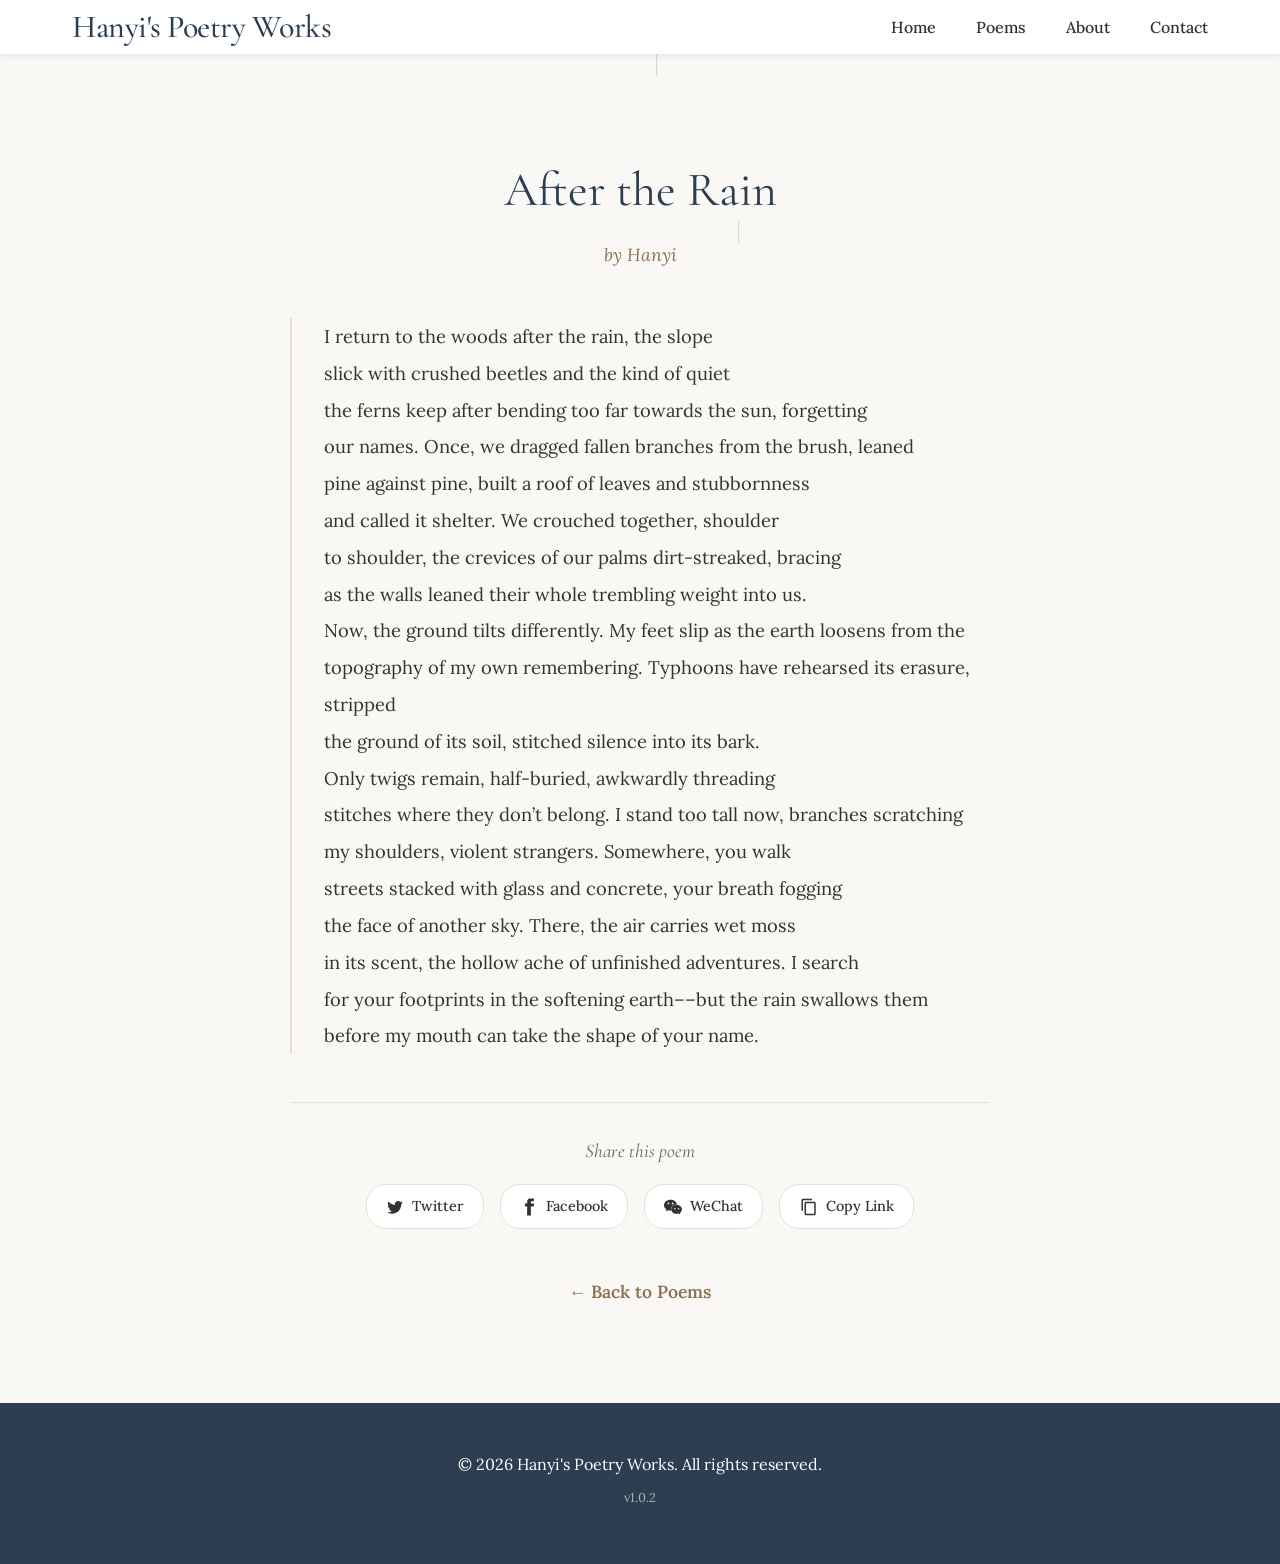
<file: poems/after-the-rain.html>
<!DOCTYPE html>
<html lang="en">
<head>
    <meta charset="UTF-8">
    <meta name="viewport" content="width=device-width, initial-scale=1.0">
    <title>After the Rain - Hanyi's Poetry Works</title>
    <meta property="og:title" content="After the Rain — Hanyi's Poetry">
    <meta property="og:type" content="article">
    <meta property="og:url" content="https://hkgpvg.github.io/poems/after-the-rain.html">
    <meta name="twitter:card" content="summary">
    <link rel="stylesheet" href="../style.css">
    <link rel="preconnect" href="https://fonts.googleapis.com">
    <link rel="preconnect" href="https://fonts.gstatic.com" crossorigin>
    <link href="https://fonts.googleapis.com/css2?family=Cormorant+Garamond:wght@300;400;500;600&family=Lora:wght@400;500;600&display=swap" rel="stylesheet">
</head>
<body>
    <header>
        <nav class="container">
            <h1 class="site-title"><a href="../index.html" style="text-decoration: none; color: inherit;">Hanyi's Poetry Works</a></h1>
            <ul class="nav-links">
                <li><a href="../index.html#home">Home</a></li>
                <li><a href="../index.html#poems">Poems</a></li>
                <li><a href="../index.html#about">About</a></li>
                <li><a href="../index.html#contact">Contact</a></li>
            </ul>
        </nav>
    </header>

    <main>
        <section class="poem-full">
            <div class="container">
                <article class="poem-content">
                    <h2 class="poem-full-title">After the Rain</h2>
                    <p class="poem-author">by Hanyi</p>
                    
                    <div class="poem-text">

                        <p>
                            I return to the woods after the rain, the slope<br>
                            slick with crushed beetles and the kind of quiet<br>
                            the ferns keep after bending too far towards the sun, forgetting <br>
                            our names. Once, we dragged fallen branches from the brush, leaned <br>
                            pine against pine, built a roof of leaves and stubbornness<br>
                            and called it shelter. We crouched together, shoulder <br>
                            to shoulder, the crevices of our palms dirt-streaked, bracing <br>
                            as the walls leaned their whole trembling weight into us.<br>
                            Now, the ground tilts differently. My feet slip 
as the earth loosens from the topography of my own 

remembering. Typhoons have rehearsed its erasure, stripped<br>
                            the ground of its soil, stitched silence into its bark.<br>
                            Only twigs remain, half-buried, awkwardly threading<br>
                            stitches where they don’t belong. I stand too tall now, branches 

scratching my shoulders, violent strangers. Somewhere, you walk <br>
                            streets stacked with glass and concrete, your breath fogging <br>
                            the face of another sky. There, the air carries wet moss <br>
                            in its scent, the hollow ache of unfinished adventures. I search <br>
                            for your footprints in the softening earth––but the rain swallows them <br>
                            before my mouth can take the shape of your name.
                        </p>
                    </div>
                    
                    <div class="share-section"></div>
                    <a href="../index.html#poems" class="back-link">← Back to Poems</a>
                </article>
            </div>
        </section>
    </main>

    <footer>
        <div class="container">
            <p>&copy; 2026 Hanyi's Poetry Works. All rights reserved.</p>
        </div>
    <p style="font-size: 0.8em; opacity: 0.6; margin-top: 0.5em; text-align: center;">v1.0.2</p>
</footer>
<script src="../rain.js"></script>
<script>(function(){var s=document.querySelector('.share-section');if(!s)return;var u=encodeURIComponent(location.href),t=encodeURIComponent(document.title.replace(" - Hanyi's Poetry Works",""));s.innerHTML='<p class="share-label">Share this poem</p><div class="share-buttons"><a href="https://twitter.com/intent/tweet?text='+t+'&url='+u+'" target="_blank" rel="noopener" class="share-btn twitter"><svg viewBox="0 0 24 24"><path d="M22.46 6c-.77.35-1.6.58-2.46.69.88-.53 1.56-1.37 1.88-2.38-.83.5-1.75.85-2.72 1.05C18.37 4.5 17.26 4 16 4c-2.35 0-4.27 1.92-4.27 4.29 0 .34.04.67.11.98C8.28 9.09 5.11 7.38 3 4.79c-.37.63-.58 1.37-.58 2.15 0 1.49.75 2.81 1.91 3.56-.71 0-1.37-.2-1.95-.5v.03c0 2.08 1.48 3.82 3.44 4.21a4.22 4.22 0 0 1-1.93.07 4.28 4.28 0 0 0 4 2.98 8.521 8.521 0 0 1-5.33 1.84c-.34 0-.68-.02-1.02-.06C3.44 20.29 5.7 21 8.12 21 16 21 20.33 14.46 20.33 8.79c0-.19 0-.37-.01-.56.84-.6 1.56-1.36 2.14-2.23z"/></svg>Twitter</a><a href="https://www.facebook.com/sharer/sharer.php?u='+u+'" target="_blank" rel="noopener" class="share-btn facebook"><svg viewBox="0 0 24 24"><path d="M18.77 7.46H14.5v-1.9c0-.9.6-1.1 1-1.1h3V.5h-4.33C10.24.5 9.5 3.44 9.5 5.32v2.15h-3v4h3v12h5v-12h3.85l.42-4z"/></svg>Facebook</a><a href="javascript:void(0)" onclick="prompt(\'Copy link for WeChat:\',location.href)" class="share-btn wechat"><svg viewBox="0 0 24 24"><path d="M8.691 2.188C3.891 2.188 0 5.476 0 9.53c0 2.212 1.17 4.203 3.002 5.55a.59.59 0 0 1 .213.665l-.39 1.48c-.019.07-.048.141-.048.213 0 .163.13.295.29.295a.326.326 0 0 0 .167-.054l1.903-1.114a.864.864 0 0 1 .717-.098 10.16 10.16 0 0 0 2.837.403c.276 0 .543-.027.811-.05-.857-2.578.157-4.972 1.932-6.446 1.703-1.415 3.882-1.98 5.853-1.838-.576-3.583-4.196-6.348-8.596-6.348zM5.785 5.991c.642 0 1.162.529 1.162 1.18a1.17 1.17 0 0 1-1.162 1.178A1.17 1.17 0 0 1 4.623 7.17c0-.651.52-1.18 1.162-1.18zm5.813 0c.642 0 1.162.529 1.162 1.18a1.17 1.17 0 0 1-1.162 1.178 1.17 1.17 0 0 1-1.162-1.178c0-.651.52-1.18 1.162-1.18zm5.34 2.867c-1.797-.052-3.746.512-5.28 1.786-1.72 1.428-2.687 3.72-1.78 6.22.942 2.453 3.666 4.229 6.884 4.229.826 0 1.622-.12 2.361-.336a.722.722 0 0 1 .598.082l1.584.926a.272.272 0 0 0 .14.047c.134 0 .24-.111.24-.247 0-.06-.023-.12-.038-.177l-.327-1.233a.582.582 0 0 1-.023-.156.49.49 0 0 1 .201-.398C23.024 18.48 24 16.82 24 14.98c0-3.21-2.931-5.837-7.062-6.122zM14.54 13.21c.535 0 .969.44.969.982a.976.976 0 0 1-.969.983.976.976 0 0 1-.969-.983c0-.542.434-.982.97-.982zm4.844 0c.535 0 .969.44.969.982a.976.976 0 0 1-.969.983.976.976 0 0 1-.969-.983c0-.542.434-.982.97-.982z"/></svg>WeChat</a><a href="javascript:void(0)" onclick="navigator.clipboard.writeText(location.href).then(function(){var t=document.createElement(\'div\');t.className=\'copied-toast\';t.textContent=\'Link copied!\';document.body.appendChild(t);setTimeout(function(){t.classList.add(\'show\')},10);setTimeout(function(){t.classList.remove(\'show\')},2500)})" class="share-btn copy-link"><svg viewBox="0 0 24 24"><path d="M16 1H4c-1.1 0-2 .9-2 2v14h2V3h12V1zm3 4H8c-1.1 0-2 .9-2 2v14c0 1.1.9 2 2 2h11c1.1 0 2-.9 2-2V7c0-1.1-.9-2-2-2zm0 16H8V7h11v14z"/></svg>Copy Link</a></div>';})();</script>
</body>
</html>
</file>
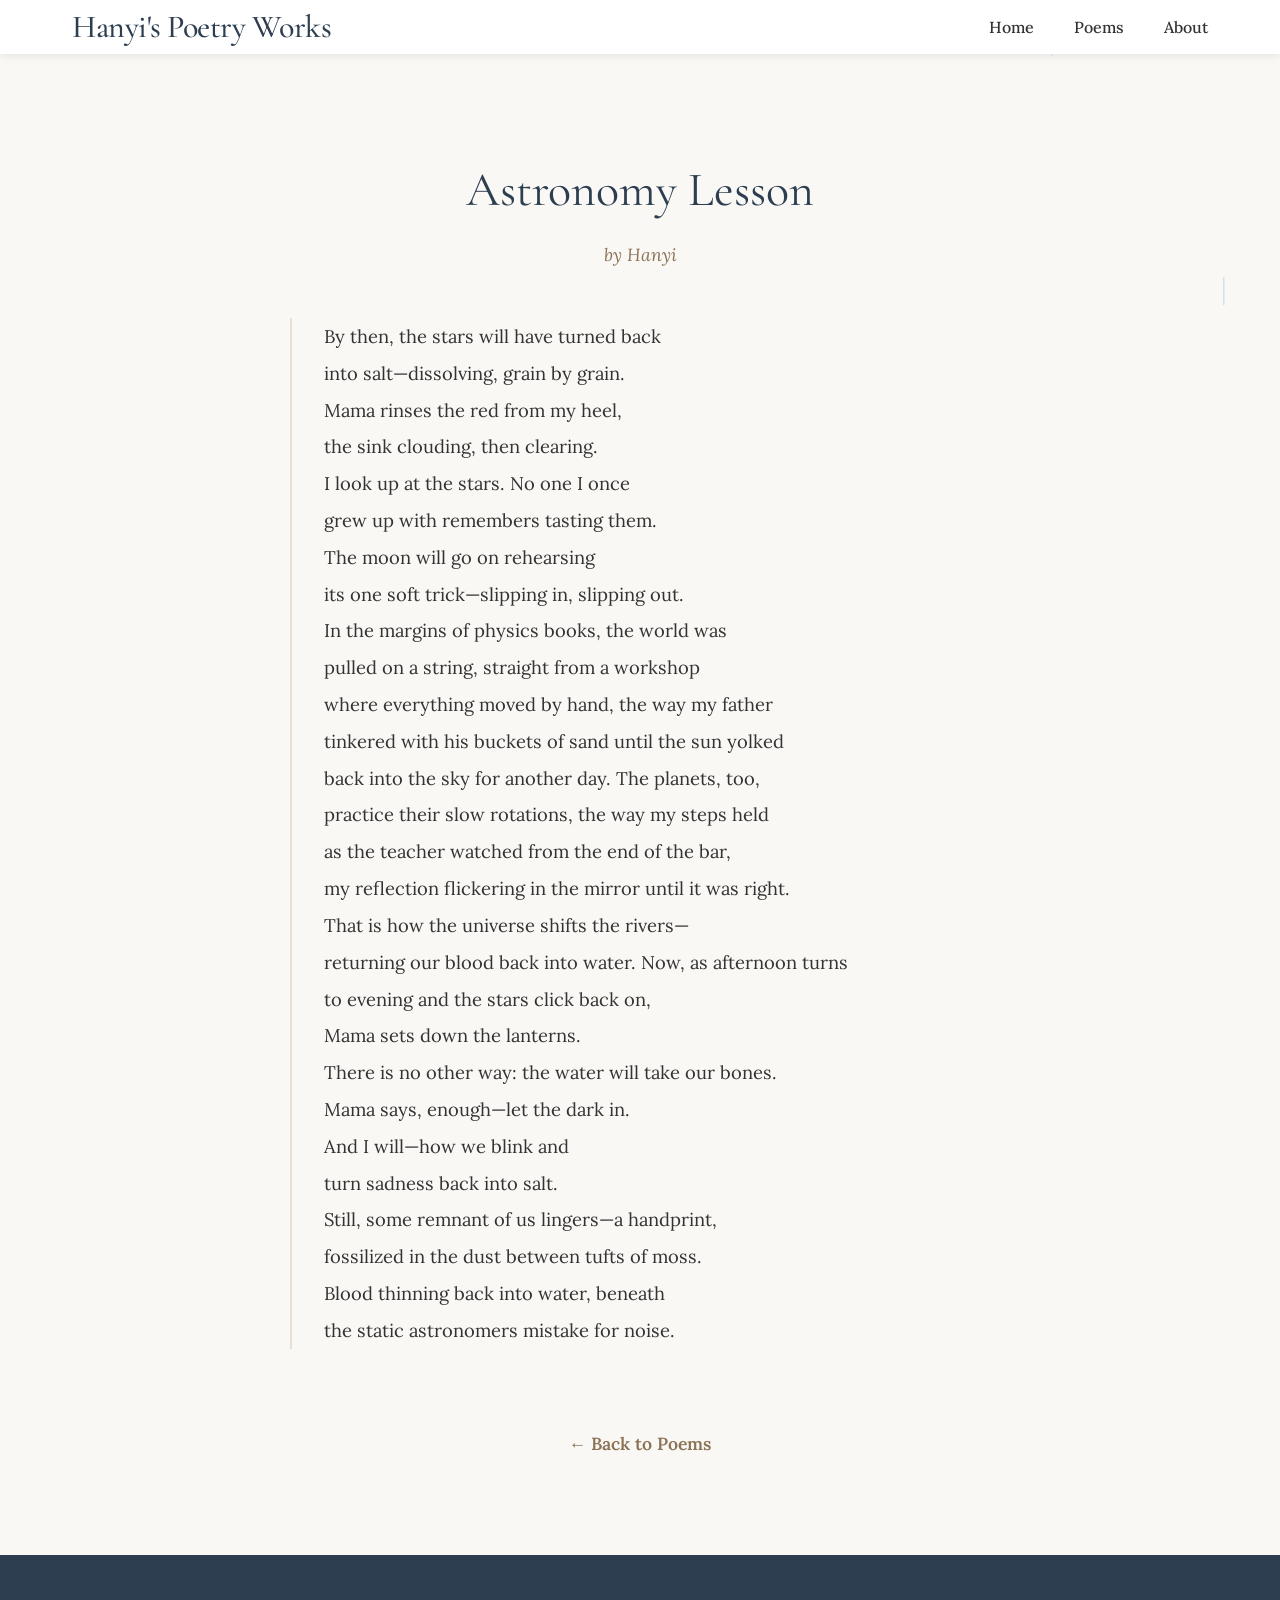
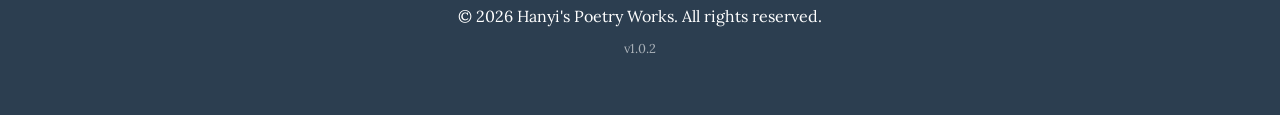
<file: poems/astronomy-lesson.html>
<!DOCTYPE html>
<html lang="en">
<head>
    <meta charset="UTF-8">
    <meta name="viewport" content="width=device-width, initial-scale=1.0">
    <title>Astronomy Lesson - Hanyi's Poetry Works</title>
    <link rel="stylesheet" href="../style.css">
    <link rel="preconnect" href="https://fonts.googleapis.com">
    <link rel="preconnect" href="https://fonts.gstatic.com" crossorigin>
    <link href="https://fonts.googleapis.com/css2?family=Cormorant+Garamond:wght@300;400;500;600&family=Lora:wght@400;500;600&display=swap" rel="stylesheet">
</head>
<body>
    <header>
        <nav class="container">
            <h1 class="site-title"><a href="../index.html" style="text-decoration: none; color: inherit;">Hanyi's Poetry Works</a></h1>
            <ul class="nav-links">
                <li><a href="../index.html#home">Home</a></li>
                <li><a href="../index.html#poems">Poems</a></li>
                <li><a href="../index.html#about">About</a></li>
            </ul>
        </nav>
    </header>

    <main>
        <section class="poem-full">
            <div class="container">
                <article class="poem-content">
                    <h2 class="poem-full-title">Astronomy Lesson</h2>
                    <p class="poem-author">by Hanyi</p>
                    
                    <div class="poem-text">

                        <p>
                            By then, the stars will have turned back<br>
                            into salt—dissolving, grain by grain. <br>
                            Mama rinses the red from my heel,<br>
                            the sink clouding, then clearing.<br>
                            I look up at the stars. No one I once <br>
                            grew up with remembers tasting them.<br>
                            The moon will go on rehearsing<br>
                            its one soft trick—slipping in, slipping out.<br>
                            In the margins of physics books, the world was<br>
                            pulled on a string, straight from a workshop <br>
                            where everything moved by hand, the way my father<br>
                            tinkered with his buckets of sand until the sun yolked<br>
                            back into the sky for another day. The planets, too,<br>
                            practice their slow rotations, the way my steps held<br>
                            as the teacher watched from the end of the bar,<br>
                            my reflection flickering in the mirror until it was right. <br>
                            That is how the universe shifts the rivers—<br>
                            returning our blood back into water. Now, as afternoon turns <br>
                            to evening and the stars click back on, <br>
                            Mama sets down the lanterns.<br>
                            There is no other way: the water will take our bones.<br>
                            Mama says, enough—let the dark in. <br>
                            And I will—how we blink and <br>
                            turn sadness back into salt. <br>
                            Still, some remnant of us lingers—a handprint, <br>
                            fossilized in the dust between tufts of moss.<br>
                            Blood thinning back into water, beneath <br>
                            the static astronomers mistake for noise.
                        </p>
                    </div>
                    
                    <a href="../index.html#poems" class="back-link">← Back to Poems</a>
                </article>
            </div>
        </section>
    </main>

    <footer>
        <div class="container">
            <p>&copy; 2026 Hanyi's Poetry Works. All rights reserved.</p>
        </div>
    <p style="font-size: 0.8em; opacity: 0.6; margin-top: 0.5em; text-align: center;">v1.0.2</p>
</footer>
<script src="../rain.js"></script>
</body>
</html>
</file>
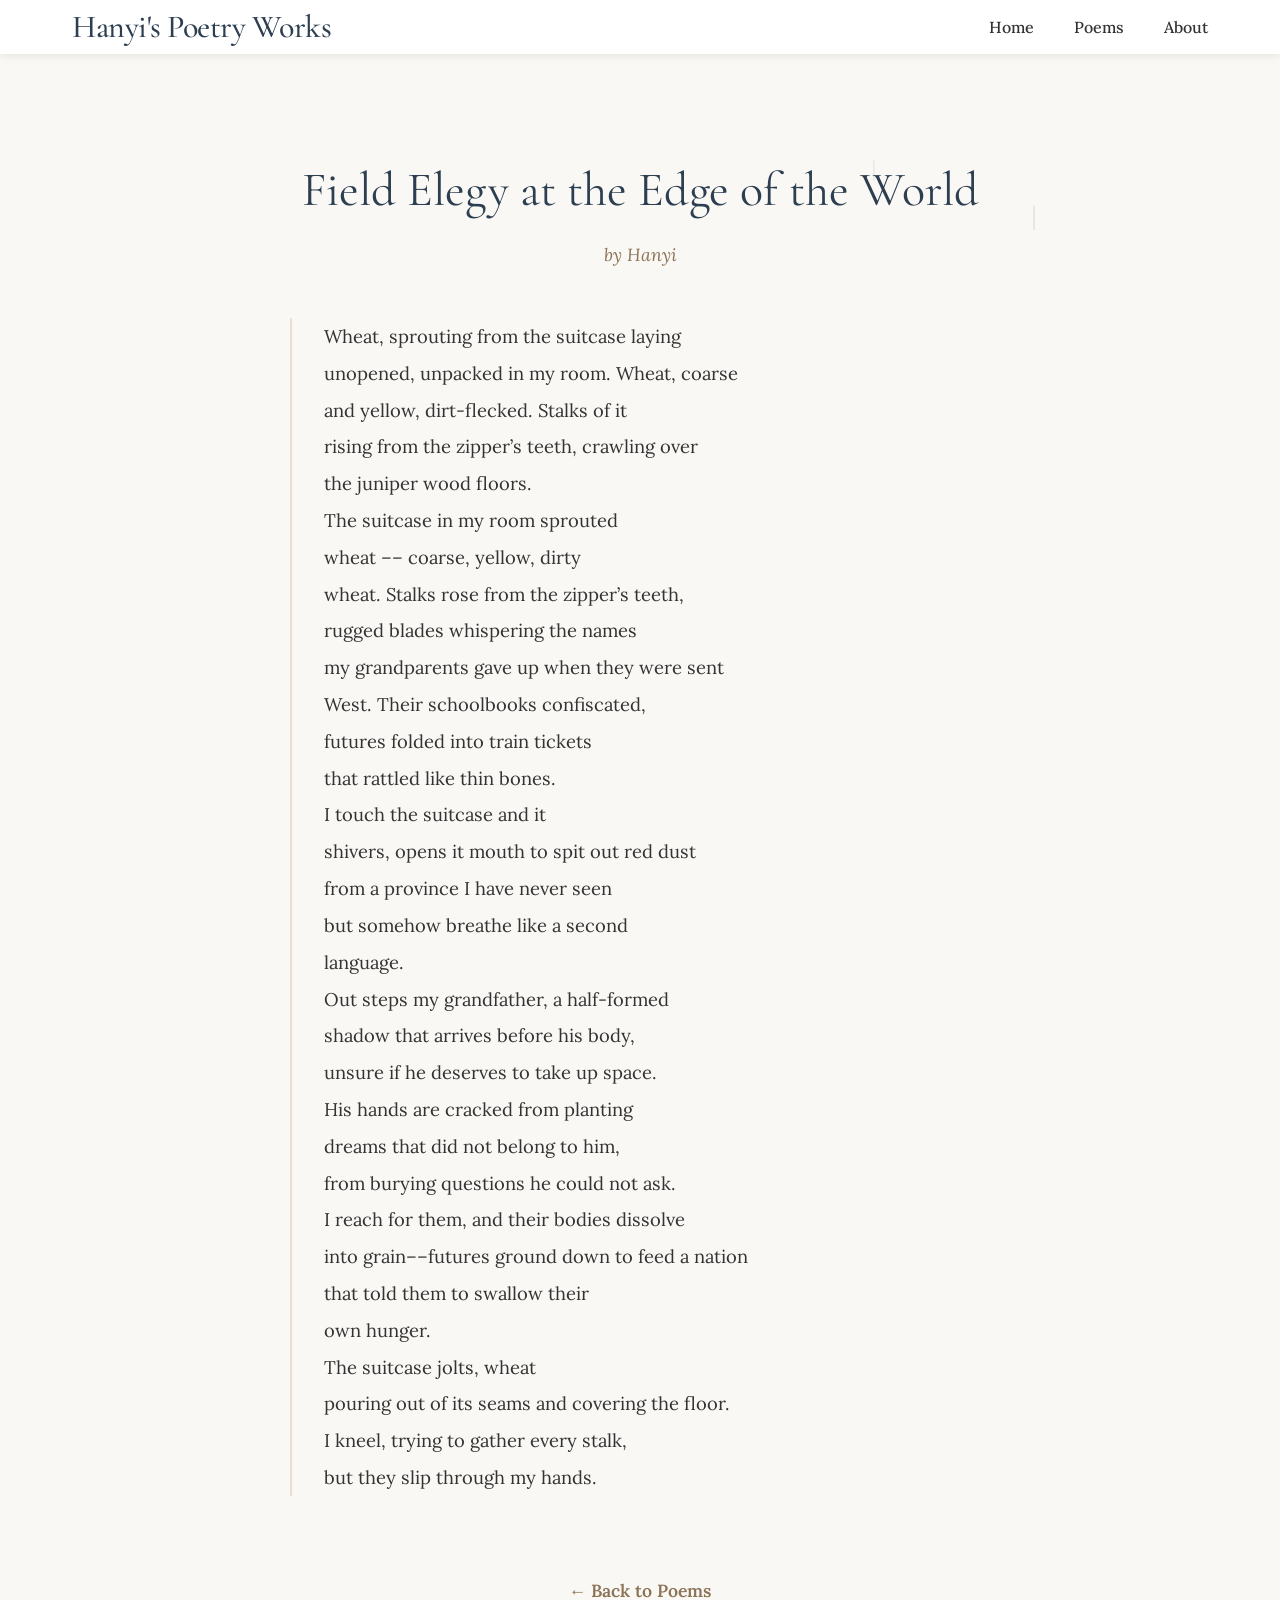
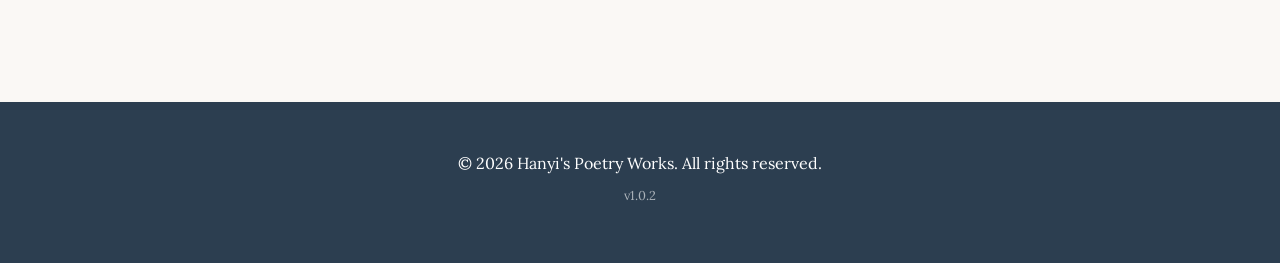
<file: poems/field-elegy-at-the-edge-of-the-world.html>
<!DOCTYPE html>
<html lang="en">
<head>
    <meta charset="UTF-8">
    <meta name="viewport" content="width=device-width, initial-scale=1.0">
    <title>Field Elegy at the Edge of the World - Hanyi's Poetry Works</title>
    <link rel="stylesheet" href="../style.css">
    <link rel="preconnect" href="https://fonts.googleapis.com">
    <link rel="preconnect" href="https://fonts.gstatic.com" crossorigin>
    <link href="https://fonts.googleapis.com/css2?family=Cormorant+Garamond:wght@300;400;500;600&family=Lora:wght@400;500;600&display=swap" rel="stylesheet">
</head>
<body>
    <header>
        <nav class="container">
            <h1 class="site-title"><a href="../index.html" style="text-decoration: none; color: inherit;">Hanyi's Poetry Works</a></h1>
            <ul class="nav-links">
                <li><a href="../index.html#home">Home</a></li>
                <li><a href="../index.html#poems">Poems</a></li>
                <li><a href="../index.html#about">About</a></li>
            </ul>
        </nav>
    </header>

    <main>
        <section class="poem-full">
            <div class="container">
                <article class="poem-content">
                    <h2 class="poem-full-title">Field Elegy at the Edge of the World</h2>
                    <p class="poem-author">by Hanyi</p>
                    
                    <div class="poem-text">

                        <p>
                            Wheat, sprouting from the suitcase laying <br>
                            unopened, unpacked in my room. Wheat, coarse <br>
                            and yellow, dirt-flecked. Stalks of it <br>
                            rising from the zipper’s teeth, crawling over <br>
                            the juniper wood floors.<br>
                            The suitcase in my room sprouted<br>
                            wheat –– coarse, yellow, dirty <br>
                            wheat. Stalks rose from the zipper’s teeth,<br>
                            rugged blades whispering the names<br>
                            my grandparents gave up when they were sent<br>
                            West. Their schoolbooks confiscated,<br>
                            futures folded into train tickets <br>
                            that rattled like thin bones.<br>
                            I touch the suitcase and it<br>
                            shivers, opens it mouth to spit out red dust<br>
                            from a province I have never seen<br>
                            but somehow breathe like a second<br>
                            language.<br>
                            Out steps my grandfather, a half-formed<br>
                            shadow that arrives before his body,<br>
                            unsure if he deserves to take up space.<br>
                            His hands are cracked from planting <br>
                            dreams that did not belong to him,<br>
                            from burying questions he could not ask.<br>
                            I reach for them, and their bodies dissolve<br>
                            into grain––futures ground down to feed a nation<br>
                            that told them to swallow their<br>
                            own hunger.<br>
                            The suitcase jolts, wheat<br>
                            pouring out of its seams and covering the floor.<br>
                            I kneel, trying to gather every stalk,<br>
                            but they slip through my hands.
                        </p>
                    </div>
                    
                    <a href="../index.html#poems" class="back-link">← Back to Poems</a>
                </article>
            </div>
        </section>
    </main>

    <footer>
        <div class="container">
            <p>&copy; 2026 Hanyi's Poetry Works. All rights reserved.</p>
        </div>
    <p style="font-size: 0.8em; opacity: 0.6; margin-top: 0.5em; text-align: center;">v1.0.2</p>
</footer>
<script src="../rain.js"></script>
</body>
</html>
</file>
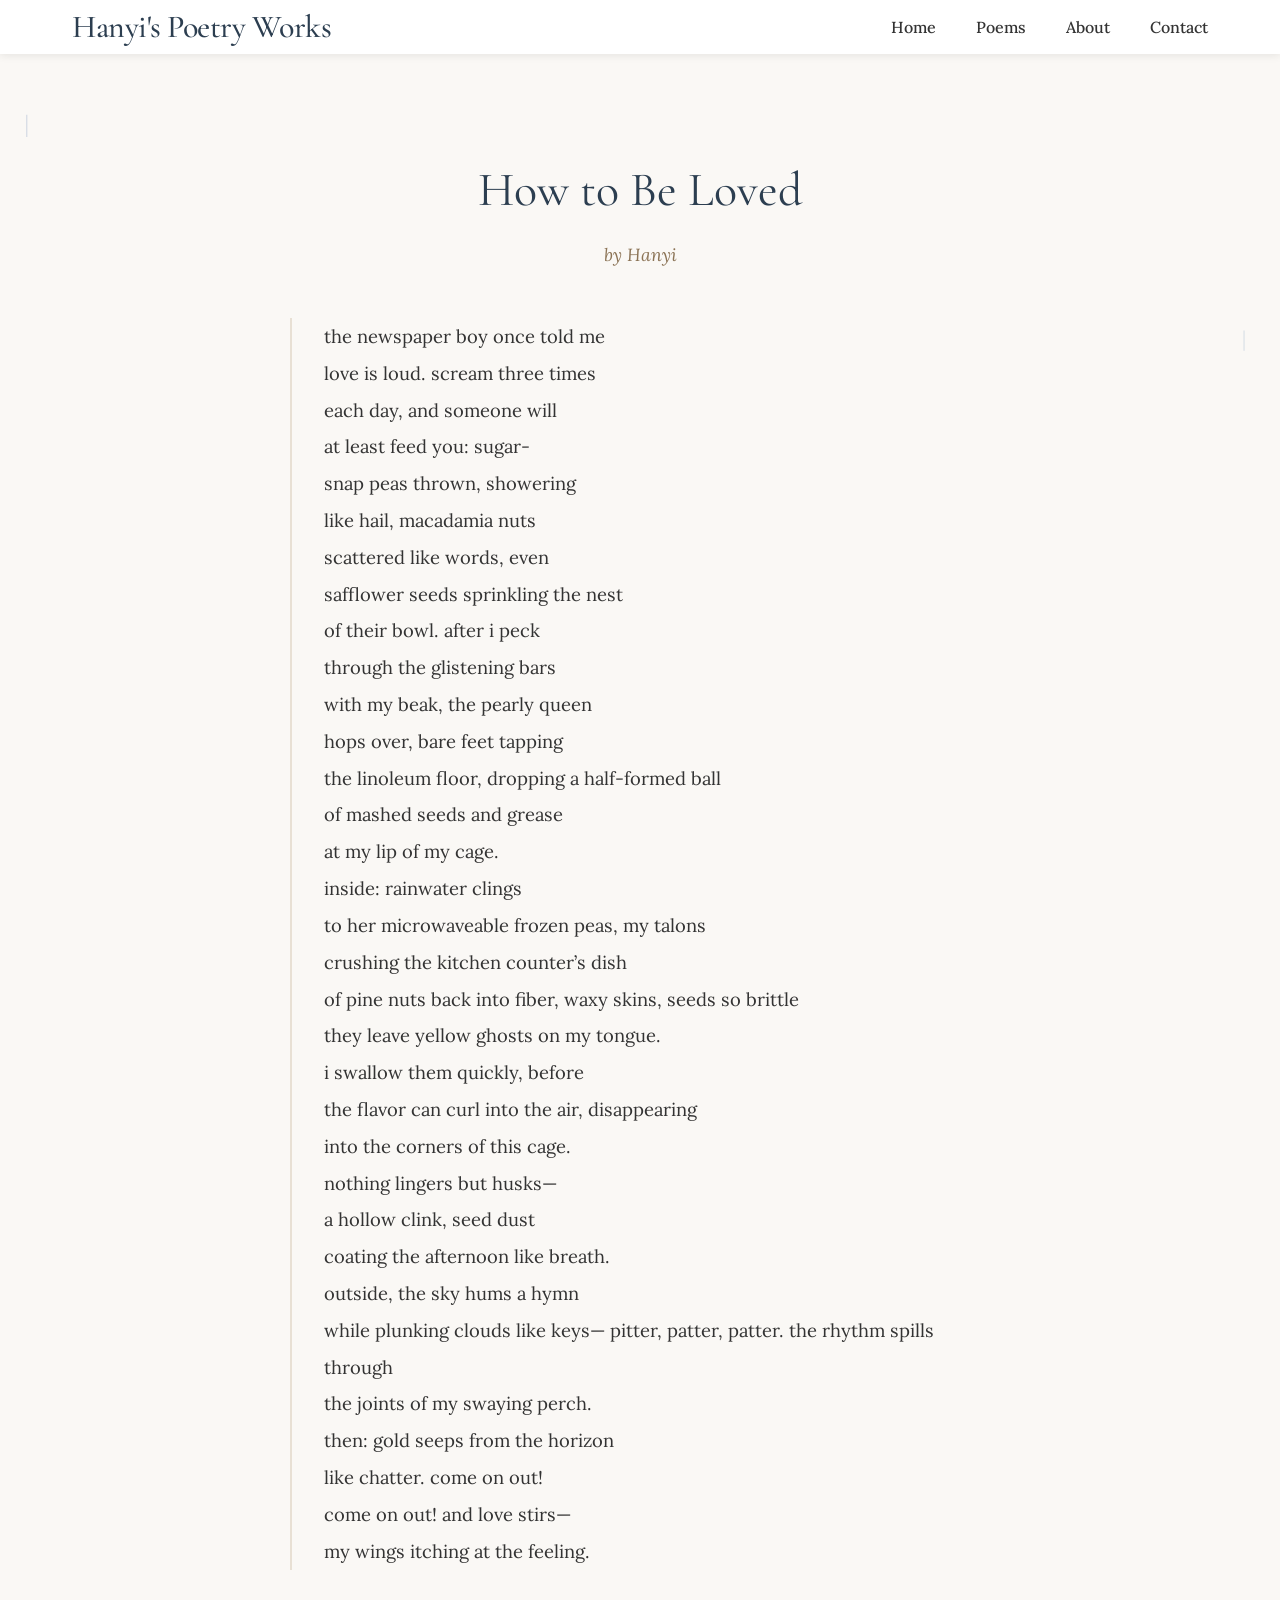
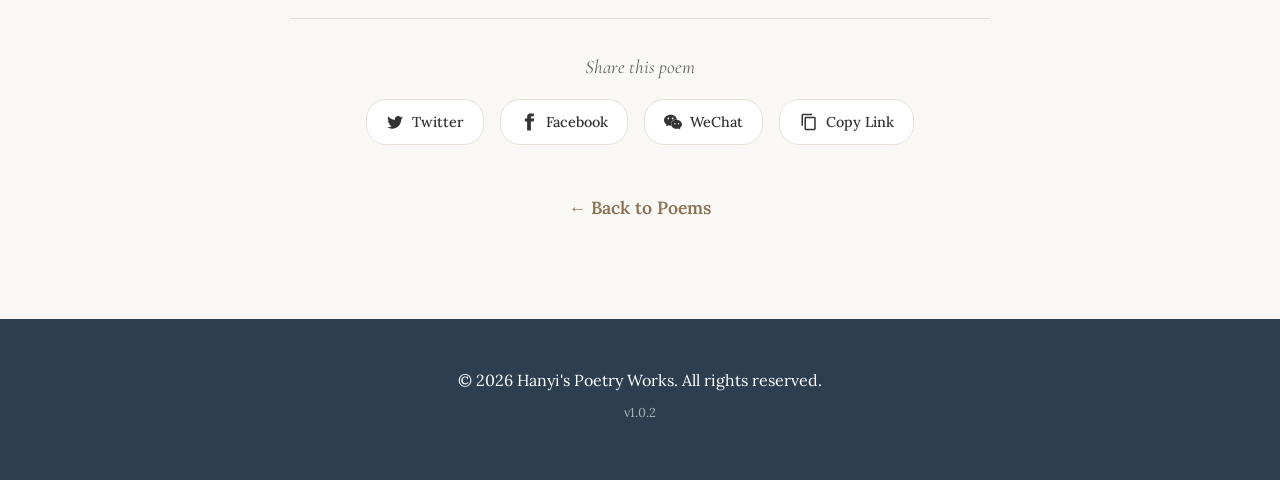
<file: poems/how-to-be-loved.html>
<!DOCTYPE html>
<html lang="en">
<head>
    <meta charset="UTF-8">
    <meta name="viewport" content="width=device-width, initial-scale=1.0">
    <title>How to Be Loved - Hanyi's Poetry Works</title>
    <meta name="description" content="Read 'How to Be Loved' by Hanyi — a poem about love, longing, and the small rituals that hold us together.">
    <meta property="og:title" content="How to Be Loved — Hanyi's Poetry">
    <meta property="og:description" content="the newspaper boy once told me / love is loud. scream three times / each day, and someone will...">
    <meta property="og:type" content="article">
    <meta property="og:url" content="https://hkgpvg.github.io/poems/how-to-be-loved.html">
    <meta name="twitter:card" content="summary">
    <link rel="stylesheet" href="../style.css">
    <link rel="preconnect" href="https://fonts.googleapis.com">
    <link rel="preconnect" href="https://fonts.gstatic.com" crossorigin>
    <link href="https://fonts.googleapis.com/css2?family=Cormorant+Garamond:wght@300;400;500;600&family=Lora:wght@400;500;600&display=swap" rel="stylesheet">
</head>
<body>
    <header>
        <nav class="container">
            <h1 class="site-title"><a href="../index.html" style="text-decoration: none; color: inherit;">Hanyi's Poetry Works</a></h1>
            <ul class="nav-links">
                <li><a href="../index.html#home">Home</a></li>
                <li><a href="../index.html#poems">Poems</a></li>
                <li><a href="../index.html#about">About</a></li>
                <li><a href="../index.html#contact">Contact</a></li>
            </ul>
        </nav>
    </header>

    <main>
        <section class="poem-full">
            <div class="container">
                <article class="poem-content">
                    <h2 class="poem-full-title">How to Be Loved</h2>
                    <p class="poem-author">by Hanyi</p>
                    
                    <div class="poem-text">

                        <p>
                            the newspaper boy once told me<br>
                            love is loud. scream three times <br>
                            each day, and someone will <br>
                            at least feed you: sugar-<br>
                            snap peas thrown, showering<br>
                            like hail, macadamia nuts<br>
                            scattered like words, even <br>
                            safflower seeds sprinkling the nest <br>
                            of their bowl. after i peck<br>
                            through the glistening bars<br>
                            with my beak, the pearly queen<br>
                            hops over, bare feet tapping <br>
                            the linoleum floor, dropping a half-formed ball<br>
                            of mashed seeds and grease <br>
                            at my lip of my cage.<br>
                            inside: rainwater clings <br>
                            to her microwaveable frozen peas, my talons<br>
                            crushing the kitchen counter’s dish <br>
                            of pine nuts back into fiber, waxy skins, seeds so brittle <br>
                            they leave yellow ghosts on my tongue.<br>
                            i swallow them quickly, before <br>
                            the flavor can curl into the air, disappearing<br>
                            into the corners of this cage.<br>
                            nothing lingers but husks—<br>
                            a hollow clink, seed dust <br>
                            coating the afternoon like breath.<br>
                            outside, the sky hums a hymn <br>
                            	while plunking clouds like keys—
pitter, patter, patter.
	the rhythm spills through <br>
                            the joints of my swaying perch.<br>
                            	then: gold seeps from the horizon<br>
                            like chatter. come on out! <br>
                            	come on out! and love stirs—<br>
                            my wings itching at the feeling.
                        </p>
                    </div>
                    
                    <div class="share-section"></div>
                    
                    <a href="../index.html#poems" class="back-link">← Back to Poems</a>
                </article>
            </div>
        </section>
    </main>

    <footer>
        <div class="container">
            <p>&copy; 2026 Hanyi's Poetry Works. All rights reserved.</p>
        </div>
    <p style="font-size: 0.8em; opacity: 0.6; margin-top: 0.5em; text-align: center;">v1.0.2</p>
</footer>
<script src="../rain.js"></script>
<script>
// Share buttons
(function(){
    var s=document.querySelector('.share-section');if(!s)return;
    var u=encodeURIComponent(location.href),t=encodeURIComponent(document.title.replace(" - Hanyi's Poetry Works",""));
    s.innerHTML='<p class="share-label">Share this poem</p><div class="share-buttons">'
        +'<a href="https://twitter.com/intent/tweet?text='+t+'&url='+u+'" target="_blank" rel="noopener" class="share-btn twitter"><svg viewBox="0 0 24 24"><path d="M22.46 6c-.77.35-1.6.58-2.46.69.88-.53 1.56-1.37 1.88-2.38-.83.5-1.75.85-2.72 1.05C18.37 4.5 17.26 4 16 4c-2.35 0-4.27 1.92-4.27 4.29 0 .34.04.67.11.98C8.28 9.09 5.11 7.38 3 4.79c-.37.63-.58 1.37-.58 2.15 0 1.49.75 2.81 1.91 3.56-.71 0-1.37-.2-1.95-.5v.03c0 2.08 1.48 3.82 3.44 4.21a4.22 4.22 0 0 1-1.93.07 4.28 4.28 0 0 0 4 2.98 8.521 8.521 0 0 1-5.33 1.84c-.34 0-.68-.02-1.02-.06C3.44 20.29 5.7 21 8.12 21 16 21 20.33 14.46 20.33 8.79c0-.19 0-.37-.01-.56.84-.6 1.56-1.36 2.14-2.23z"/></svg>Twitter</a>'
        +'<a href="https://www.facebook.com/sharer/sharer.php?u='+u+'" target="_blank" rel="noopener" class="share-btn facebook"><svg viewBox="0 0 24 24"><path d="M18.77 7.46H14.5v-1.9c0-.9.6-1.1 1-1.1h3V.5h-4.33C10.24.5 9.5 3.44 9.5 5.32v2.15h-3v4h3v12h5v-12h3.85l.42-4z"/></svg>Facebook</a>'
        +'<a href="javascript:void(0)" onclick="prompt(\'Copy to share on WeChat:\',location.href)" class="share-btn wechat"><svg viewBox="0 0 24 24"><path d="M8.691 2.188C3.891 2.188 0 5.476 0 9.53c0 2.212 1.17 4.203 3.002 5.55a.59.59 0 0 1 .213.665l-.39 1.48c-.019.07-.048.141-.048.213 0 .163.13.295.29.295a.326.326 0 0 0 .167-.054l1.903-1.114a.864.864 0 0 1 .717-.098 10.16 10.16 0 0 0 2.837.403c.276 0 .543-.027.811-.05-.857-2.578.157-4.972 1.932-6.446 1.703-1.415 3.882-1.98 5.853-1.838-.576-3.583-4.196-6.348-8.596-6.348zM5.785 5.991c.642 0 1.162.529 1.162 1.18a1.17 1.17 0 0 1-1.162 1.178A1.17 1.17 0 0 1 4.623 7.17c0-.651.52-1.18 1.162-1.18zm5.813 0c.642 0 1.162.529 1.162 1.18a1.17 1.17 0 0 1-1.162 1.178 1.17 1.17 0 0 1-1.162-1.178c0-.651.52-1.18 1.162-1.18zm5.34 2.867c-1.797-.052-3.746.512-5.28 1.786-1.72 1.428-2.687 3.72-1.78 6.22.942 2.453 3.666 4.229 6.884 4.229.826 0 1.622-.12 2.361-.336a.722.722 0 0 1 .598.082l1.584.926a.272.272 0 0 0 .14.047c.134 0 .24-.111.24-.247 0-.06-.023-.12-.038-.177l-.327-1.233a.582.582 0 0 1-.023-.156.49.49 0 0 1 .201-.398C23.024 18.48 24 16.82 24 14.98c0-3.21-2.931-5.837-7.062-6.122zM14.54 13.21c.535 0 .969.44.969.982a.976.976 0 0 1-.969.983.976.976 0 0 1-.969-.983c0-.542.434-.982.97-.982zm4.844 0c.535 0 .969.44.969.982a.976.976 0 0 1-.969.983.976.976 0 0 1-.969-.983c0-.542.434-.982.97-.982z"/></svg>WeChat</a>'
        +'<a href="javascript:void(0)" onclick="navigator.clipboard.writeText(location.href).then(function(){var t=document.createElement(\'div\');t.className=\'copied-toast\';t.textContent=\'Link copied!\';document.body.appendChild(t);setTimeout(function(){t.classList.add(\'show\')},10);setTimeout(function(){t.classList.remove(\'show\')},2500)})" class="share-btn copy-link"><svg viewBox="0 0 24 24"><path d="M16 1H4c-1.1 0-2 .9-2 2v14h2V3h12V1zm3 4H8c-1.1 0-2 .9-2 2v14c0 1.1.9 2 2 2h11c1.1 0 2-.9 2-2V7c0-1.1-.9-2-2-2zm0 16H8V7h11v14z"/></svg>Copy Link</a>'
        +'</div>';
})();
</script>
</body>
</html>
</file>
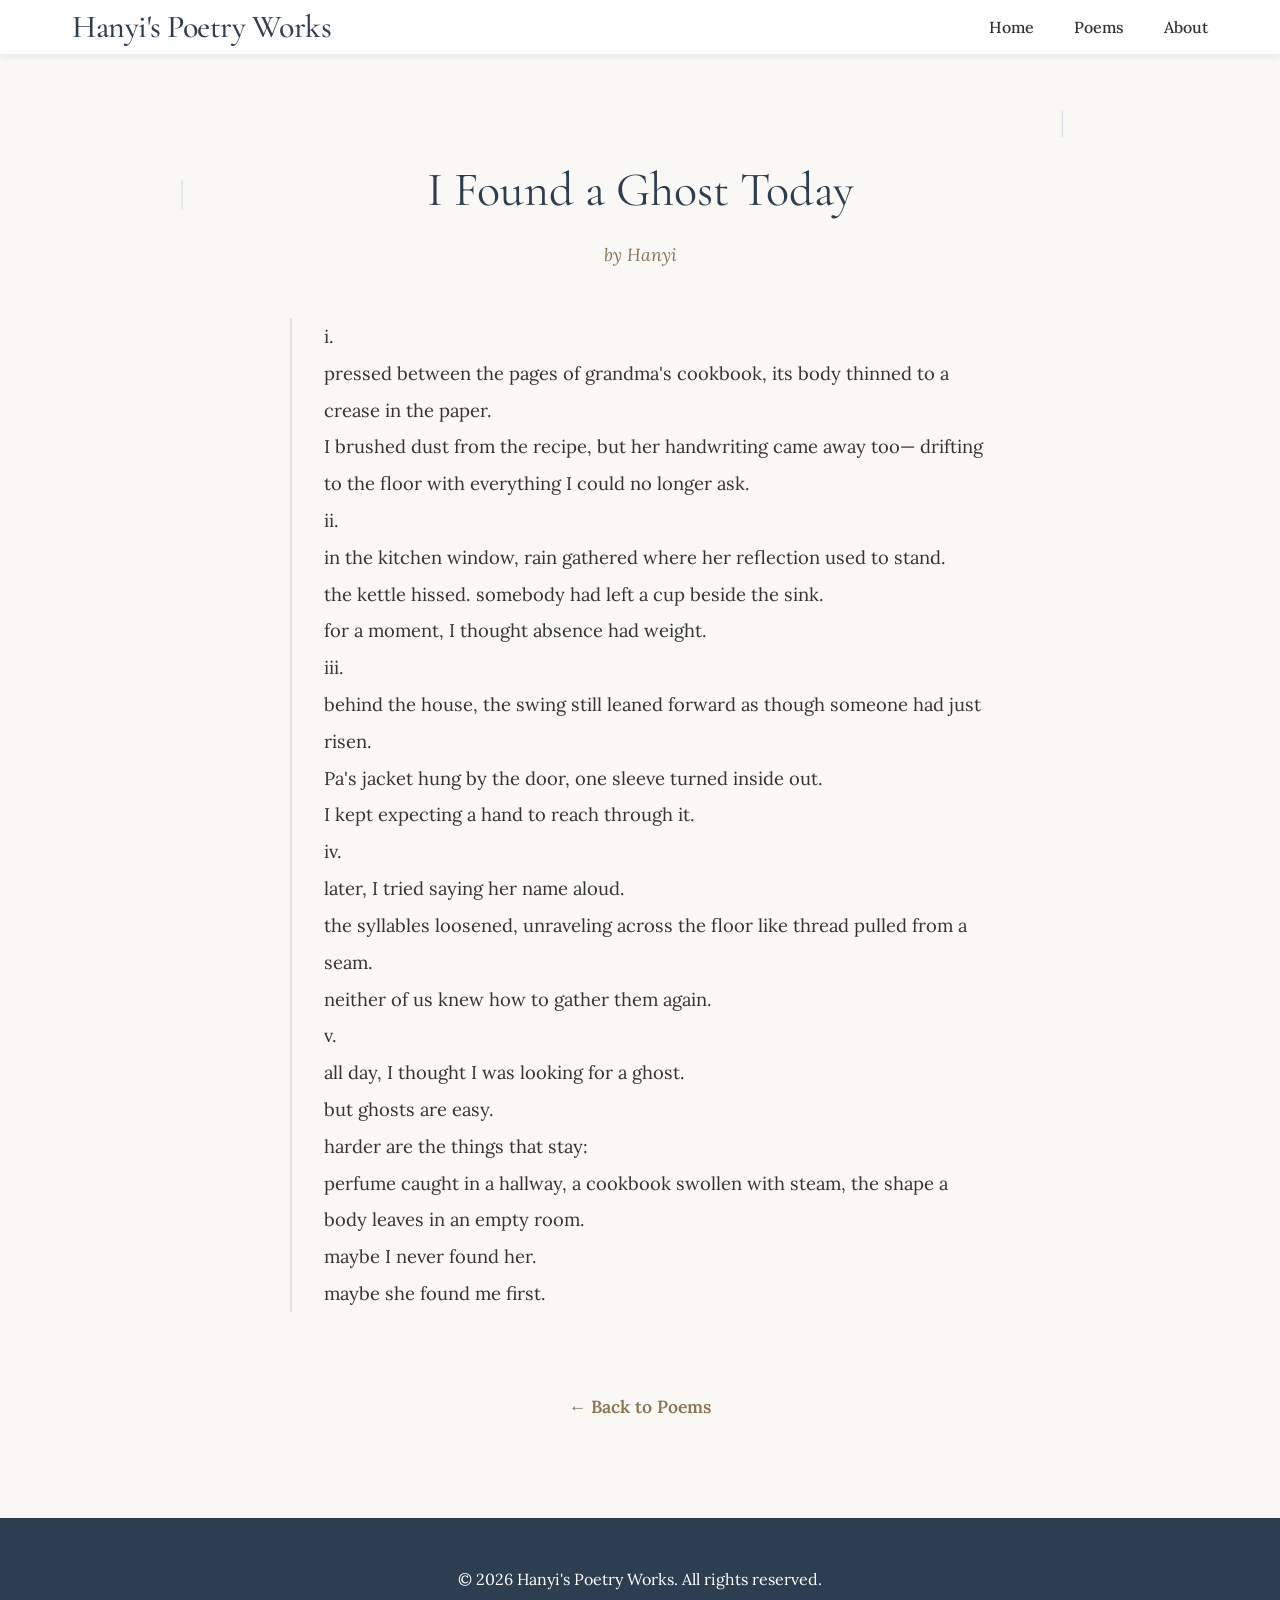
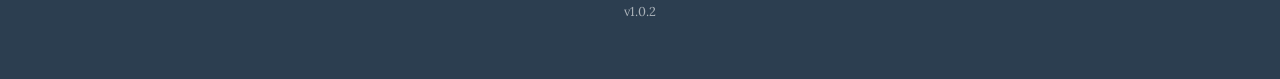
<file: poems/i-found-a-ghost-today.html>
<!DOCTYPE html>
<html lang="en">
<head>
    <meta charset="UTF-8">
    <meta name="viewport" content="width=device-width, initial-scale=1.0">
    <title>I Found a Ghost Today - Hanyi's Poetry Works</title>
    <link rel="stylesheet" href="../style.css">
    <link rel="preconnect" href="https://fonts.googleapis.com">
    <link rel="preconnect" href="https://fonts.gstatic.com" crossorigin>
    <link href="https://fonts.googleapis.com/css2?family=Cormorant+Garamond:wght@300;400;500;600&family=Lora:wght@400;500;600&display=swap" rel="stylesheet">
</head>
<body>
    <header>
        <nav class="container">
            <h1 class="site-title"><a href="../index.html" style="text-decoration: none; color: inherit;">Hanyi's Poetry Works</a></h1>
            <ul class="nav-links">
                <li><a href="../index.html#home">Home</a></li>
                <li><a href="../index.html#poems">Poems</a></li>
                <li><a href="../index.html#about">About</a></li>
            </ul>
        </nav>
    </header>

    <main>
        <section class="poem-full">
            <div class="container">
                <article class="poem-content">
                    <h2 class="poem-full-title">I Found a Ghost Today</h2>
                    <p class="poem-author">by Hanyi</p>
                    
                    <div class="poem-text">

                        <p>
                            i. <br>
                            pressed between the pages of grandma&#x27;s
cookbook, its body thinned
to a crease in the paper.<br>
                            I brushed dust from the recipe,
but her handwriting came away too—
drifting to the floor
with everything I could no longer ask.<br>
                            ii. <br>
                            in the kitchen window,
rain gathered where her reflection
used to stand.<br>
                            the kettle hissed.
somebody had left a cup
beside the sink.<br>
                            for a moment,
I thought absence had weight.<br>
                            iii.<br>
                            behind the house,
the swing still leaned forward
as though someone had just risen.<br>
                            Pa&#x27;s jacket hung by the door,
one sleeve turned inside out.<br>
                            I kept expecting
a hand to reach through it.<br>
                            iv.<br>
                            later,
I tried saying her name aloud.<br>
                            the syllables loosened,
unraveling across the floor
like thread pulled from a seam.<br>
                            neither of us
knew how to gather them again.<br>
                            v. <br>
                            all day,
I thought I was looking
for a ghost.<br>
                            but ghosts are easy.<br>
                            harder are the things
that stay:<br>
                            perfume caught in a hallway,
a cookbook swollen with steam,
the shape a body leaves
in an empty room.<br>
                            maybe I never found her.<br>
                            maybe she found me first.
                        </p>
                    </div>
                    
                    <a href="../index.html#poems" class="back-link">← Back to Poems</a>
                </article>
            </div>
        </section>
    </main>

    <footer>
        <div class="container">
            <p>&copy; 2026 Hanyi's Poetry Works. All rights reserved.</p>
        </div>
    <p style="font-size: 0.8em; opacity: 0.6; margin-top: 0.5em; text-align: center;">v1.0.2</p>
</footer>
<script src="../rain.js"></script>
</body>
</html>
</file>
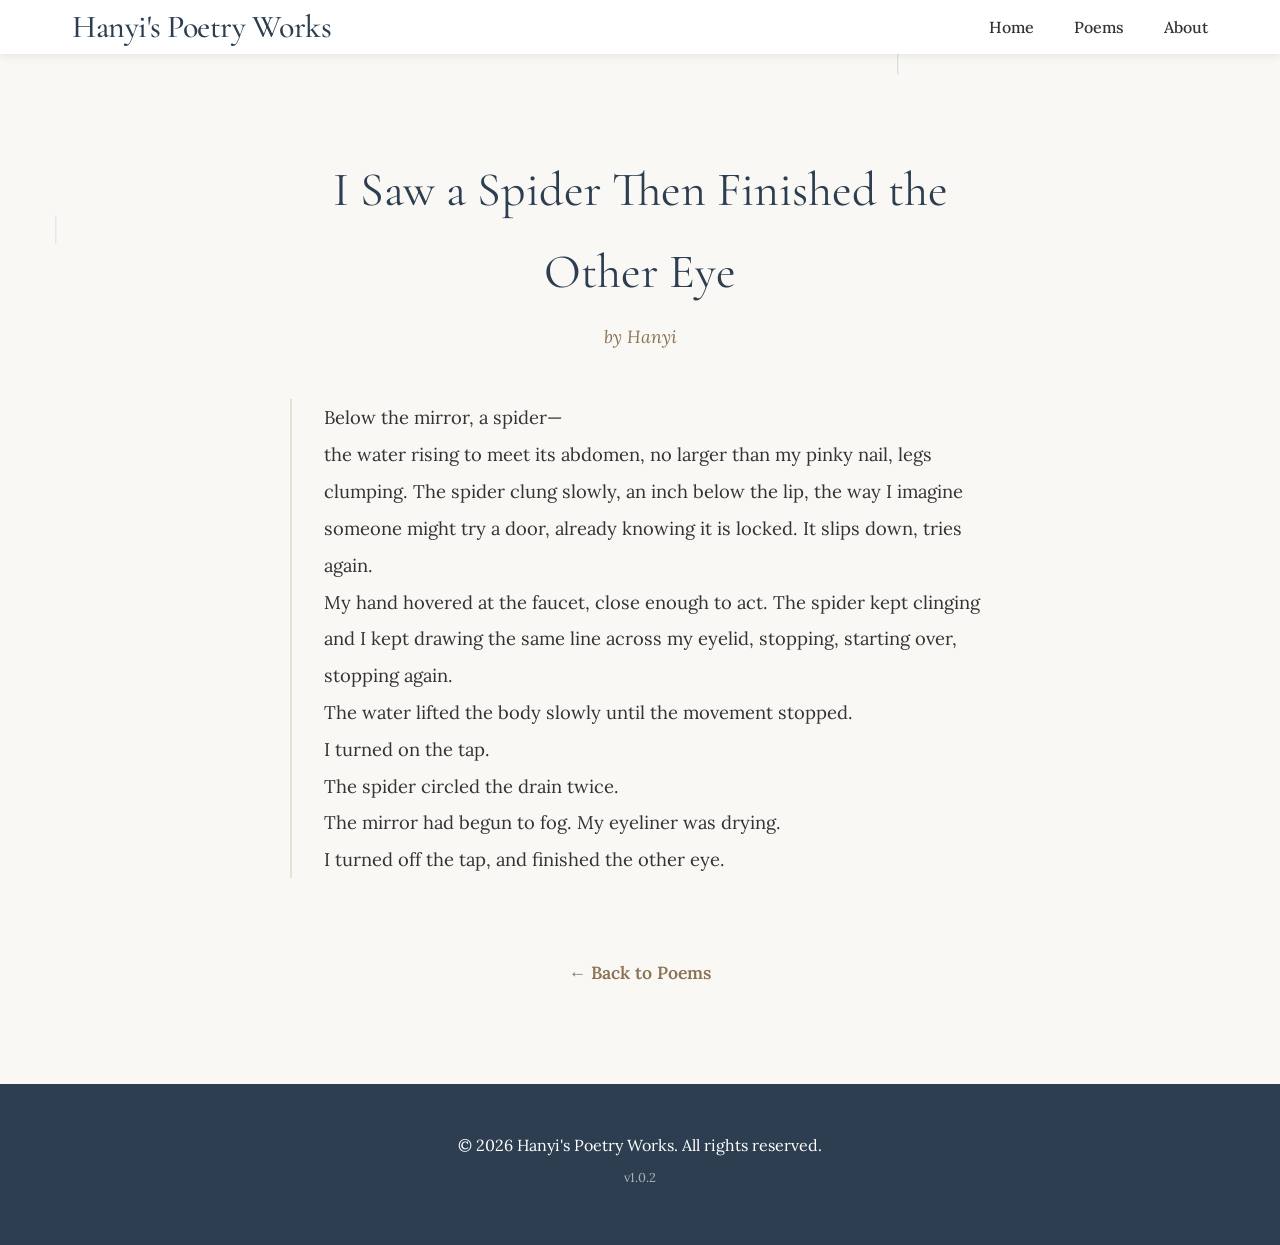
<file: poems/i-saw-a-spider-then-finished-the-other-e.html>
<!DOCTYPE html>
<html lang="en">
<head>
    <meta charset="UTF-8">
    <meta name="viewport" content="width=device-width, initial-scale=1.0">
    <title>I Saw a Spider Then Finished the Other Eye - Hanyi's Poetry Works</title>
    <link rel="stylesheet" href="../style.css">
    <link rel="preconnect" href="https://fonts.googleapis.com">
    <link rel="preconnect" href="https://fonts.gstatic.com" crossorigin>
    <link href="https://fonts.googleapis.com/css2?family=Cormorant+Garamond:wght@300;400;500;600&family=Lora:wght@400;500;600&display=swap" rel="stylesheet">
</head>
<body>
    <header>
        <nav class="container">
            <h1 class="site-title"><a href="../index.html" style="text-decoration: none; color: inherit;">Hanyi's Poetry Works</a></h1>
            <ul class="nav-links">
                <li><a href="../index.html#home">Home</a></li>
                <li><a href="../index.html#poems">Poems</a></li>
                <li><a href="../index.html#about">About</a></li>
            </ul>
        </nav>
    </header>

    <main>
        <section class="poem-full">
            <div class="container">
                <article class="poem-content">
                    <h2 class="poem-full-title">I Saw a Spider Then Finished the Other Eye</h2>
                    <p class="poem-author">by Hanyi</p>
                    
                    <div class="poem-text">

                        <p>
                            Below the mirror,
a spider—<br>
                            the water rising to meet its abdomen, 
no larger than my pinky nail, legs 
clumping.

The spider clung slowly, 
an inch below the lip, the way I imagine 
someone might try a door, already knowing 
it is locked. It slips down, tries again.<br>
                            My hand hovered at the faucet, close enough
to act. 

The spider kept clinging
and I kept drawing the same line
across my eyelid, stopping,
starting over, stopping again.<br>
                            The water lifted the body slowly
until the movement stopped.<br>
                            I turned on the tap. <br>
                            The spider circled the drain twice.<br>
                            The mirror had begun to fog.
My eyeliner was drying.<br>
                            I turned off the tap,
and finished the other eye.
                        </p>
                    </div>
                    
                    <a href="../index.html#poems" class="back-link">← Back to Poems</a>
                </article>
            </div>
        </section>
    </main>

    <footer>
        <div class="container">
            <p>&copy; 2026 Hanyi's Poetry Works. All rights reserved.</p>
        </div>
    <p style="font-size: 0.8em; opacity: 0.6; margin-top: 0.5em; text-align: center;">v1.0.2</p>
</footer>
<script src="../rain.js"></script>
</body>
</html>
</file>
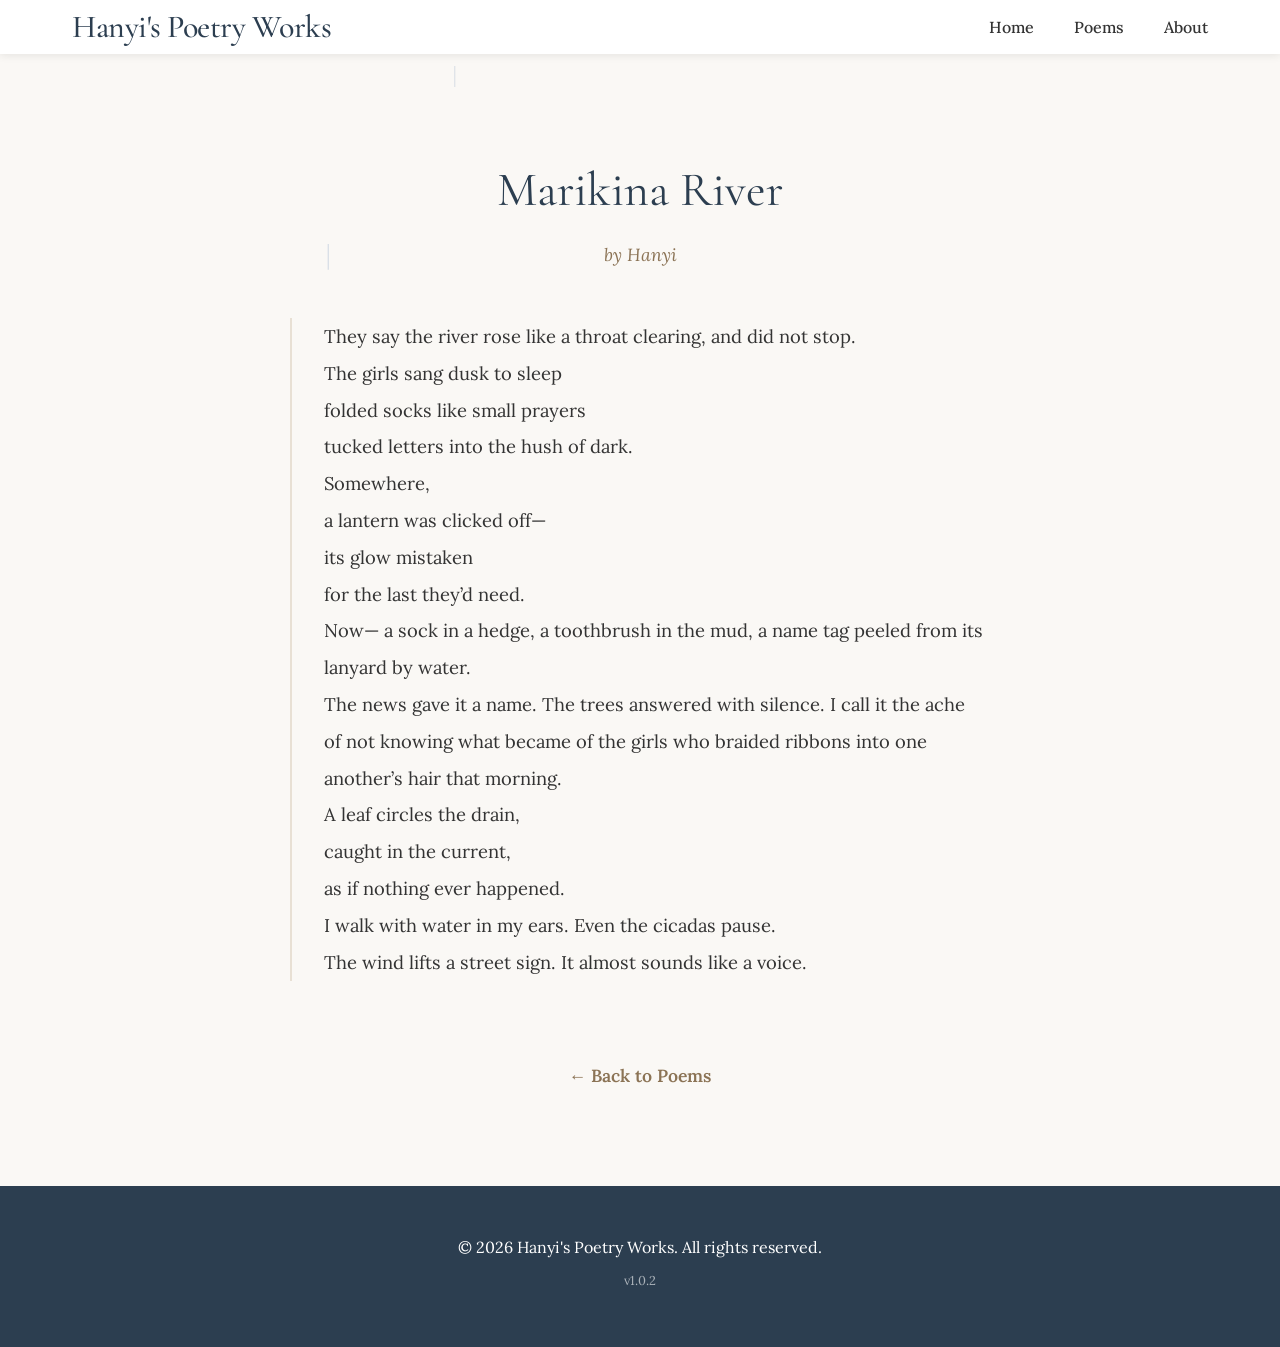
<file: poems/marikina-river.html>
<!DOCTYPE html>
<html lang="en">
<head>
    <meta charset="UTF-8">
    <meta name="viewport" content="width=device-width, initial-scale=1.0">
    <title>Marikina River - Hanyi's Poetry Works</title>
    <link rel="stylesheet" href="../style.css">
    <link rel="preconnect" href="https://fonts.googleapis.com">
    <link rel="preconnect" href="https://fonts.gstatic.com" crossorigin>
    <link href="https://fonts.googleapis.com/css2?family=Cormorant+Garamond:wght@300;400;500;600&family=Lora:wght@400;500;600&display=swap" rel="stylesheet">
</head>
<body>
    <header>
        <nav class="container">
            <h1 class="site-title"><a href="../index.html" style="text-decoration: none; color: inherit;">Hanyi's Poetry Works</a></h1>
            <ul class="nav-links">
                <li><a href="../index.html#home">Home</a></li>
                <li><a href="../index.html#poems">Poems</a></li>
                <li><a href="../index.html#about">About</a></li>
            </ul>
        </nav>
    </header>

    <main>
        <section class="poem-full">
            <div class="container">
                <article class="poem-content">
                    <h2 class="poem-full-title">Marikina River</h2>
                    <p class="poem-author">by Hanyi</p>
                    
                    <div class="poem-text">

                        <p>
                            They say
the river rose like a throat clearing,
and did not stop.<br>
                            The girls sang dusk to sleep<br>
                            folded socks like small prayers<br>
                            tucked letters into the hush of dark.<br>
                            Somewhere,<br>
                            a lantern was clicked off—<br>
                            its glow mistaken<br>
                            for the last they’d need.<br>
                            Now—
a sock in a hedge,
a toothbrush in the mud,
a name tag peeled from its lanyard
by water.<br>
                            The news gave it a name.
The trees answered with silence.
I call it the ache <br>
                            of not knowing
what became of the girls
who braided ribbons
into one another’s hair
that morning.<br>
                            A leaf circles the drain,<br>
                            caught in the current,<br>
                            as if nothing ever happened.<br>
                            I walk
with water in my ears.
Even the cicadas pause.<br>
                            The wind lifts a street sign.
It almost sounds like a voice.
                        </p>
                    </div>
                    
                    <a href="../index.html#poems" class="back-link">← Back to Poems</a>
                </article>
            </div>
        </section>
    </main>

    <footer>
        <div class="container">
            <p>&copy; 2026 Hanyi's Poetry Works. All rights reserved.</p>
        </div>
    <p style="font-size: 0.8em; opacity: 0.6; margin-top: 0.5em; text-align: center;">v1.0.2</p>
</footer>
<script src="../rain.js"></script>
</body>
</html>
</file>
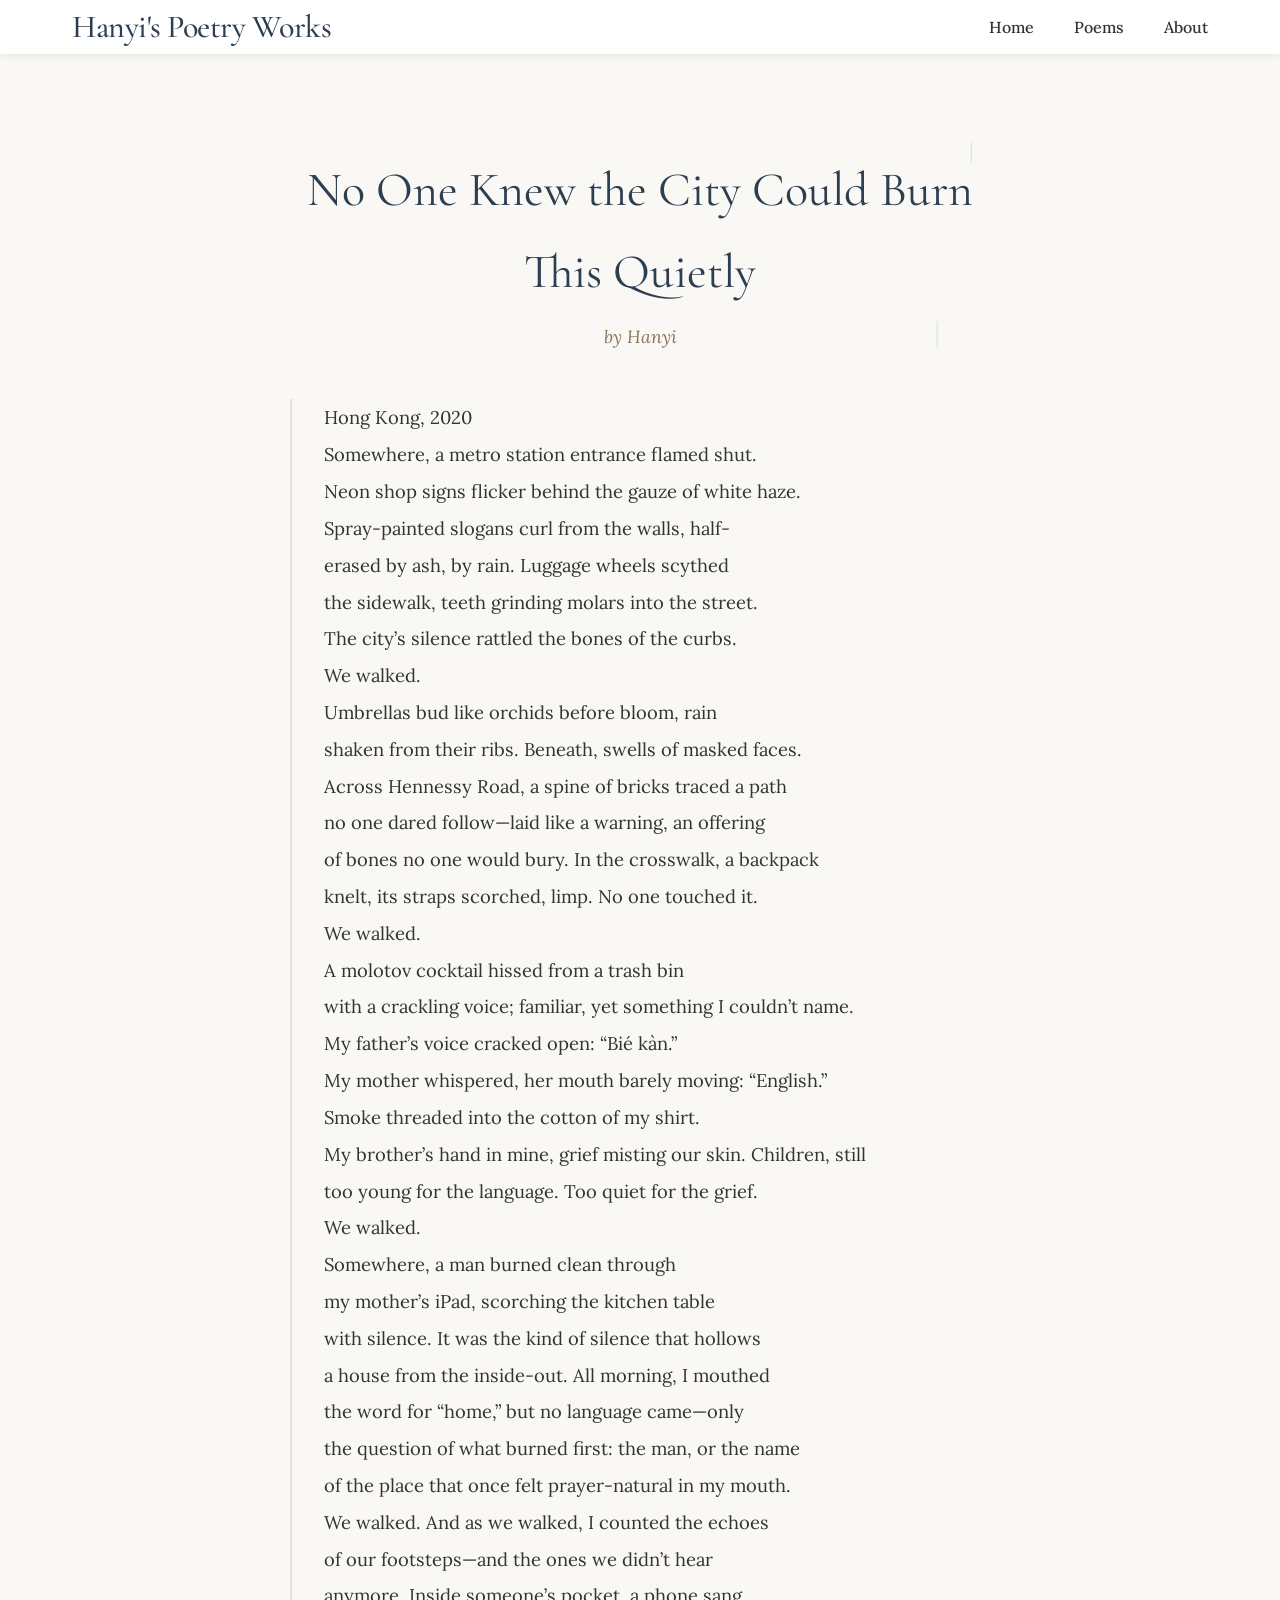
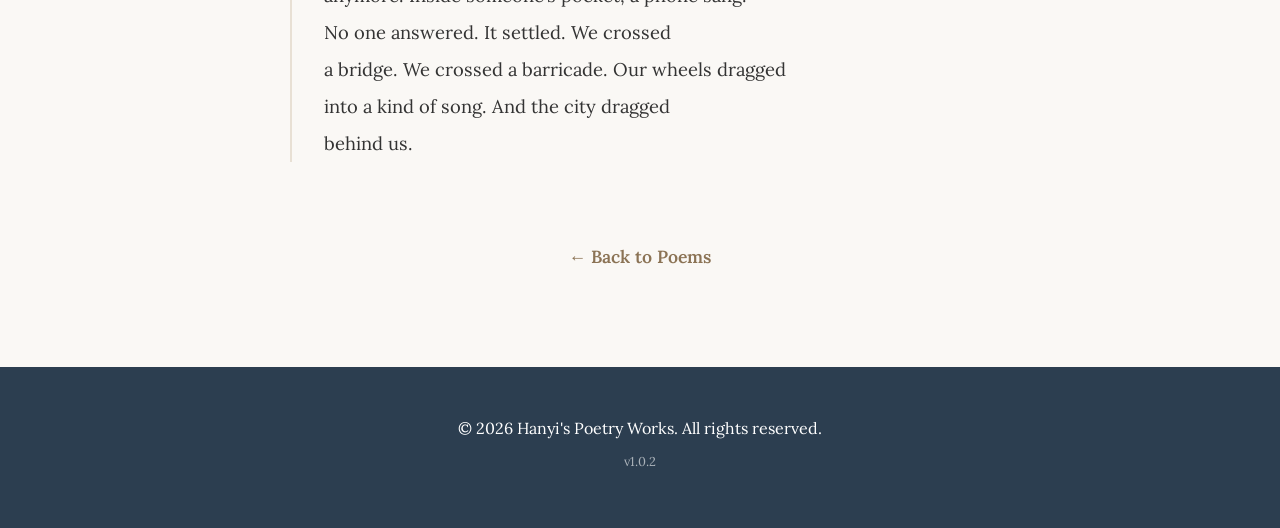
<file: poems/no-one-knew-the-city-could-burn-this-qui.html>
<!DOCTYPE html>
<html lang="en">
<head>
    <meta charset="UTF-8">
    <meta name="viewport" content="width=device-width, initial-scale=1.0">
    <title>No One Knew the City Could Burn This Quietly - Hanyi's Poetry Works</title>
    <link rel="stylesheet" href="../style.css">
    <link rel="preconnect" href="https://fonts.googleapis.com">
    <link rel="preconnect" href="https://fonts.gstatic.com" crossorigin>
    <link href="https://fonts.googleapis.com/css2?family=Cormorant+Garamond:wght@300;400;500;600&family=Lora:wght@400;500;600&display=swap" rel="stylesheet">
</head>
<body>
    <header>
        <nav class="container">
            <h1 class="site-title"><a href="../index.html" style="text-decoration: none; color: inherit;">Hanyi's Poetry Works</a></h1>
            <ul class="nav-links">
                <li><a href="../index.html#home">Home</a></li>
                <li><a href="../index.html#poems">Poems</a></li>
                <li><a href="../index.html#about">About</a></li>
            </ul>
        </nav>
    </header>

    <main>
        <section class="poem-full">
            <div class="container">
                <article class="poem-content">
                    <h2 class="poem-full-title">No One Knew the City Could Burn This Quietly</h2>
                    <p class="poem-author">by Hanyi</p>
                    
                    <div class="poem-text">

                        <p>
                            Hong Kong, 2020<br>
                            Somewhere, a metro station entrance flamed shut.<br>
                            Neon shop signs flicker behind the gauze of white haze.<br>
                            Spray-painted slogans curl from the walls, half-<br>
                            erased by ash, by rain. Luggage wheels scythed<br>
                            the sidewalk, teeth grinding molars into the street.<br>
                            The city’s silence rattled the bones of the curbs.<br>
                            We walked. <br>
                            Umbrellas bud like orchids before bloom, rain <br>
                            shaken from their ribs. Beneath, swells of masked faces.<br>
                            Across Hennessy Road, a spine of bricks traced a path<br>
                            no one dared follow—laid like a warning, an offering<br>
                            of bones no one would bury. In the crosswalk, a backpack<br>
                            knelt, its straps scorched, limp. No one touched it.<br>
                            We walked. <br>
                            A molotov cocktail hissed from a trash bin<br>
                            with a crackling voice; familiar, yet something I couldn’t name.<br>
                            My father’s voice cracked open: “Bié kàn.”<br>
                            My mother whispered, her mouth barely moving: “English.”<br>
                            Smoke threaded into the cotton of my shirt.<br>
                            My brother’s hand in mine, grief misting our skin. Children, still<br>
                            too young for the language. Too quiet for the grief.<br>
                            We walked.<br>
                            Somewhere, a man burned clean through<br>
                            my mother’s iPad, scorching the kitchen table <br>
                            with silence. It was the kind of silence that hollows<br>
                            a house from the inside-out. All morning, I mouthed <br>
                            the word for “home,” but no language came—only <br>
                            the question of what burned first: the man, or the name <br>
                            of the place that once felt prayer-natural in my mouth.<br>
                            We walked. And as we walked, I counted the echoes<br>
                            of our footsteps—and the ones we didn’t hear <br>
                            anymore. Inside someone’s pocket, a phone sang. <br>
                            No one answered. It settled. We crossed <br>
                            a bridge. We crossed a barricade. Our wheels dragged<br>
                            into a kind of song. And the city dragged <br>
                            behind us.
                        </p>
                    </div>
                    
                    <a href="../index.html#poems" class="back-link">← Back to Poems</a>
                </article>
            </div>
        </section>
    </main>

    <footer>
        <div class="container">
            <p>&copy; 2026 Hanyi's Poetry Works. All rights reserved.</p>
        </div>
    <p style="font-size: 0.8em; opacity: 0.6; margin-top: 0.5em; text-align: center;">v1.0.2</p>
</footer>
<script src="../rain.js"></script>
</body>
</html>
</file>
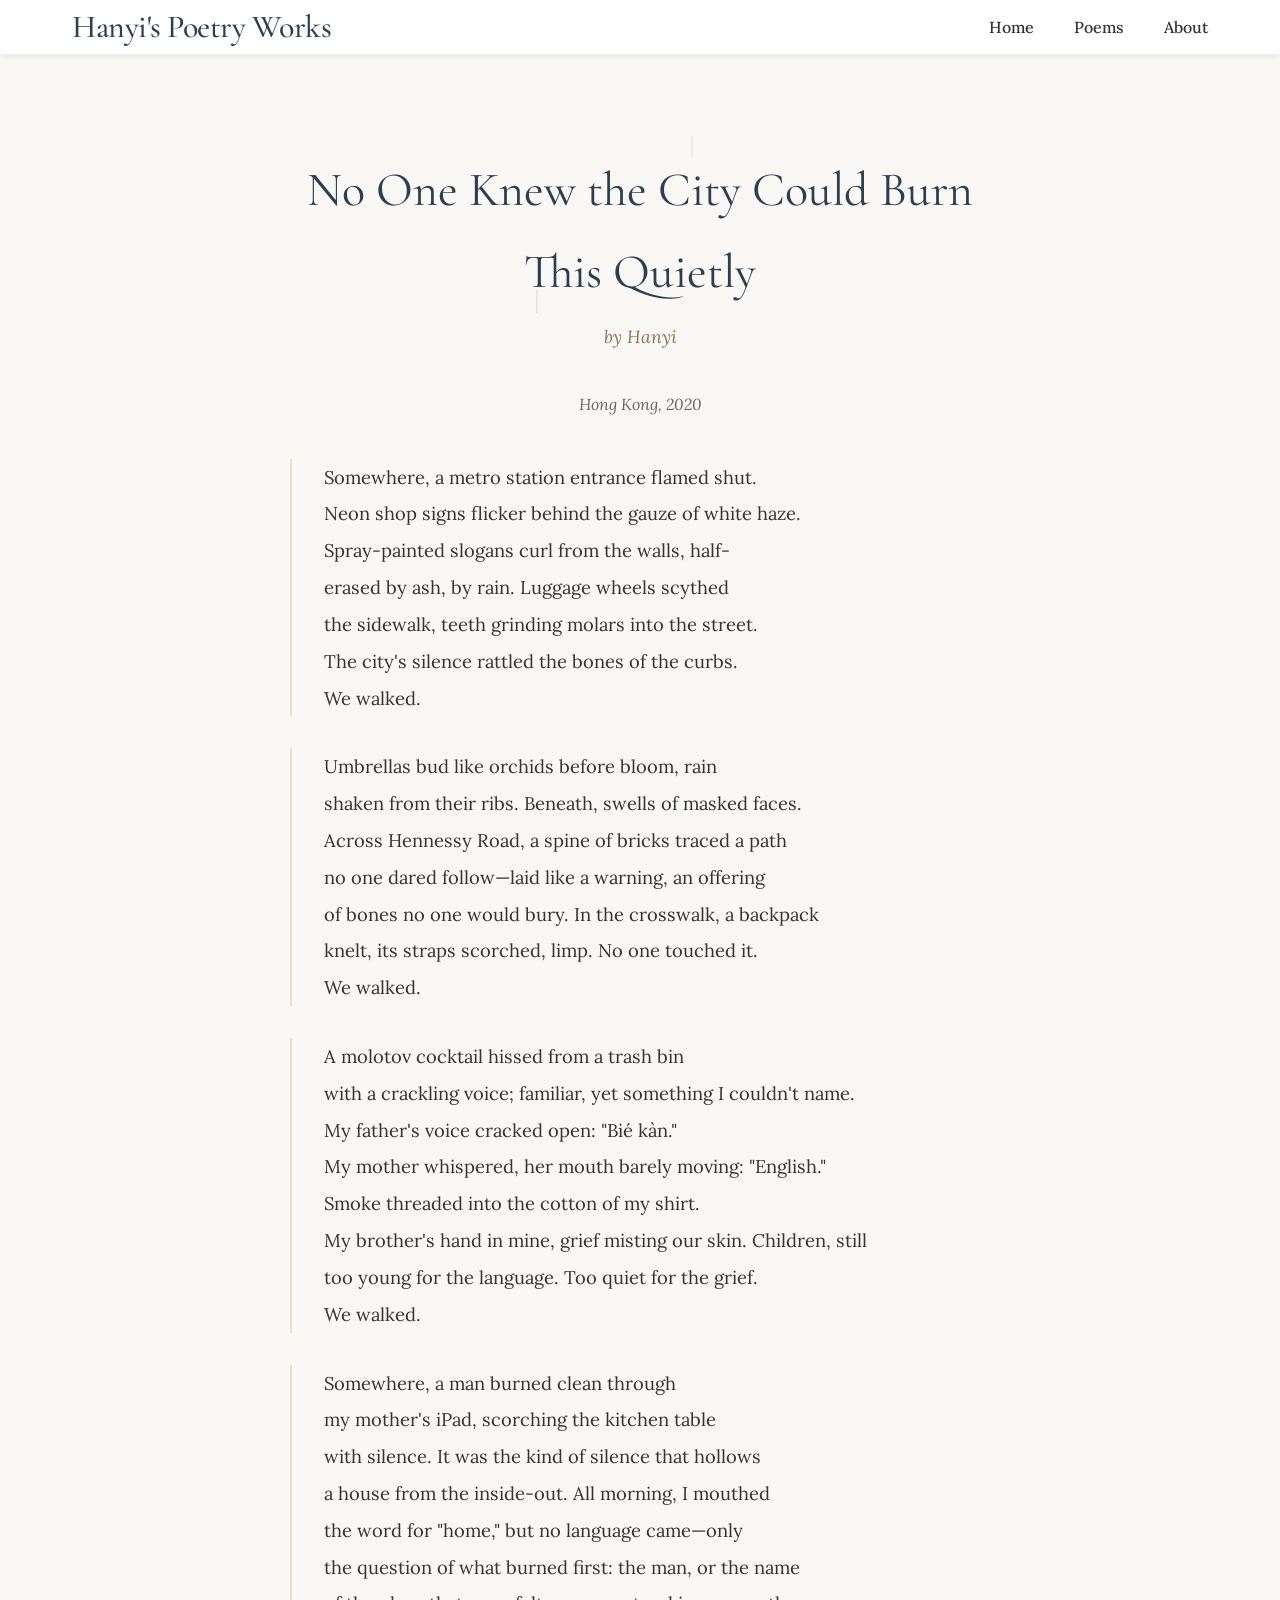
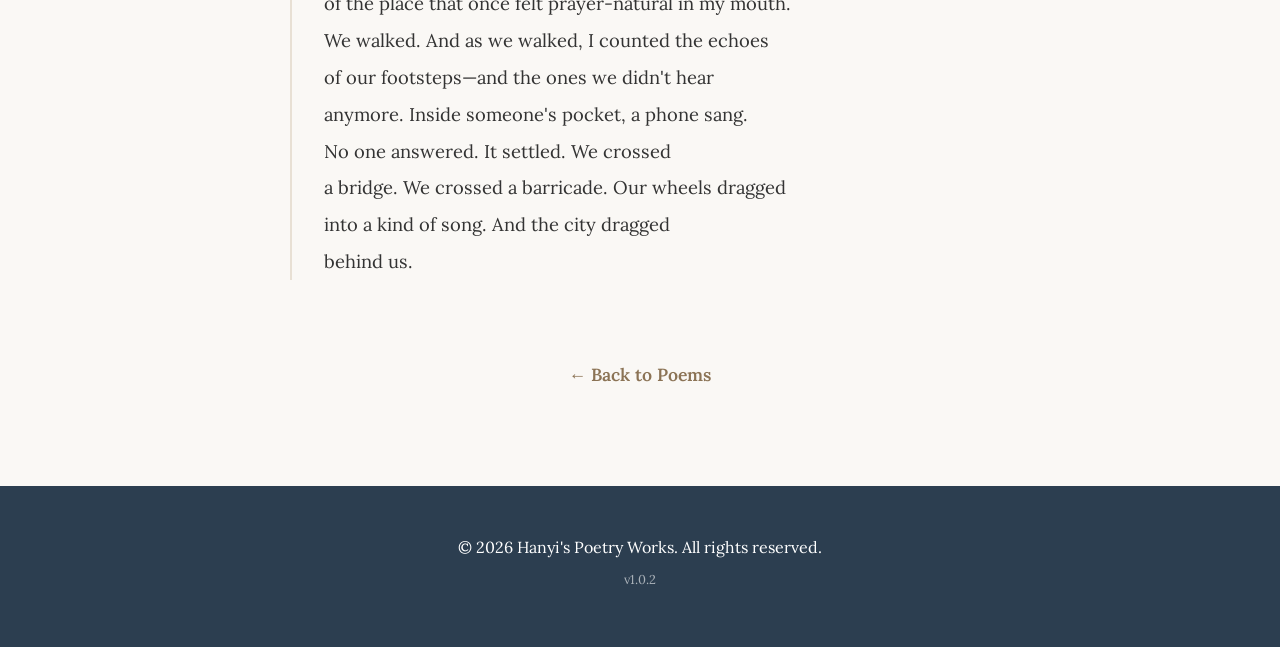
<file: poems/no-one-knew.html>
<!DOCTYPE html>
<html lang="en">
<head>
    <meta charset="UTF-8">
    <meta name="viewport" content="width=device-width, initial-scale=1.0">
    <title>No One Knew the City Could Burn This Quietly - Hanyi's Poetry Works</title>
    <link rel="stylesheet" href="../style.css">
    <link rel="preconnect" href="https://fonts.googleapis.com">
    <link rel="preconnect" href="https://fonts.gstatic.com" crossorigin>
    <link href="https://fonts.googleapis.com/css2?family=Cormorant+Garamond:wght@300;400;500;600&family=Lora:wght@400;500;600&display=swap" rel="stylesheet">
</head>
<body>
    <header>
        <nav class="container">
            <h1 class="site-title"><a href="../index.html" style="text-decoration: none; color: inherit;">Hanyi's Poetry Works</a></h1>
            <ul class="nav-links">
                <li><a href="../index.html#home">Home</a></li>
                <li><a href="../index.html#poems">Poems</a></li>
                <li><a href="../index.html#about">About</a></li>
            </ul>
        </nav>
    </header>

    <main>
        <section class="poem-full">
            <div class="container">
                <article class="poem-content">
                    <h2 class="poem-full-title">No One Knew the City Could Burn This Quietly</h2>
                    <p class="poem-author">by Hanyi</p>
                    <p class="poem-location"><em>Hong Kong, 2020</em></p>
                    
                    <div class="poem-text">
                        <p>
                            Somewhere, a metro station entrance flamed shut.<br>
                            Neon shop signs flicker behind the gauze of white haze.<br>
                            Spray-painted slogans curl from the walls, half-<br>
                            erased by ash, by rain. Luggage wheels scythed<br>
                            the sidewalk, teeth grinding molars into the street.<br>
                            The city's silence rattled the bones of the curbs.<br>
                            We walked.
                        </p>
                        
                        <p>
                            Umbrellas bud like orchids before bloom, rain<br>
                            shaken from their ribs. Beneath, swells of masked faces.<br>
                            Across Hennessy Road, a spine of bricks traced a path<br>
                            no one dared follow—laid like a warning, an offering<br>
                            of bones no one would bury. In the crosswalk, a backpack<br>
                            knelt, its straps scorched, limp. No one touched it.<br>
                            We walked.
                        </p>
                        
                        <p>
                            A molotov cocktail hissed from a trash bin<br>
                            with a crackling voice; familiar, yet something I couldn't name.<br>
                            My father's voice cracked open: "Bié kàn."<br>
                            My mother whispered, her mouth barely moving: "English."<br>
                            Smoke threaded into the cotton of my shirt.<br>
                            My brother's hand in mine, grief misting our skin. Children, still<br>
                            too young for the language. Too quiet for the grief.<br>
                            We walked.
                        </p>
                        
                        <p>
                            Somewhere, a man burned clean through<br>
                            my mother's iPad, scorching the kitchen table<br>
                            with silence. It was the kind of silence that hollows<br>
                            a house from the inside-out. All morning, I mouthed<br>
                            the word for "home," but no language came—only<br>
                            the question of what burned first: the man, or the name<br>
                            of the place that once felt prayer-natural in my mouth.<br>
                            We walked. And as we walked, I counted the echoes<br>
                            of our footsteps—and the ones we didn't hear<br>
                            anymore. Inside someone's pocket, a phone sang.<br>
                            No one answered. It settled. We crossed<br>
                            a bridge. We crossed a barricade. Our wheels dragged<br>
                            into a kind of song. And the city dragged<br>
                            behind us.
                        </p>
                    </div>
                    
                    <a href="../index.html#poems" class="back-link">← Back to Poems</a>
                </article>
            </div>
        </section>
    </main>

    <footer>
        <div class="container">
            <p>&copy; 2026 Hanyi's Poetry Works. All rights reserved.</p>
        </div>
    <p style="font-size: 0.8em; opacity: 0.6; margin-top: 0.5em; text-align: center;">v1.0.2</p>
</footer>
<script src="../rain.js"></script>
</body>
</html>
</file>
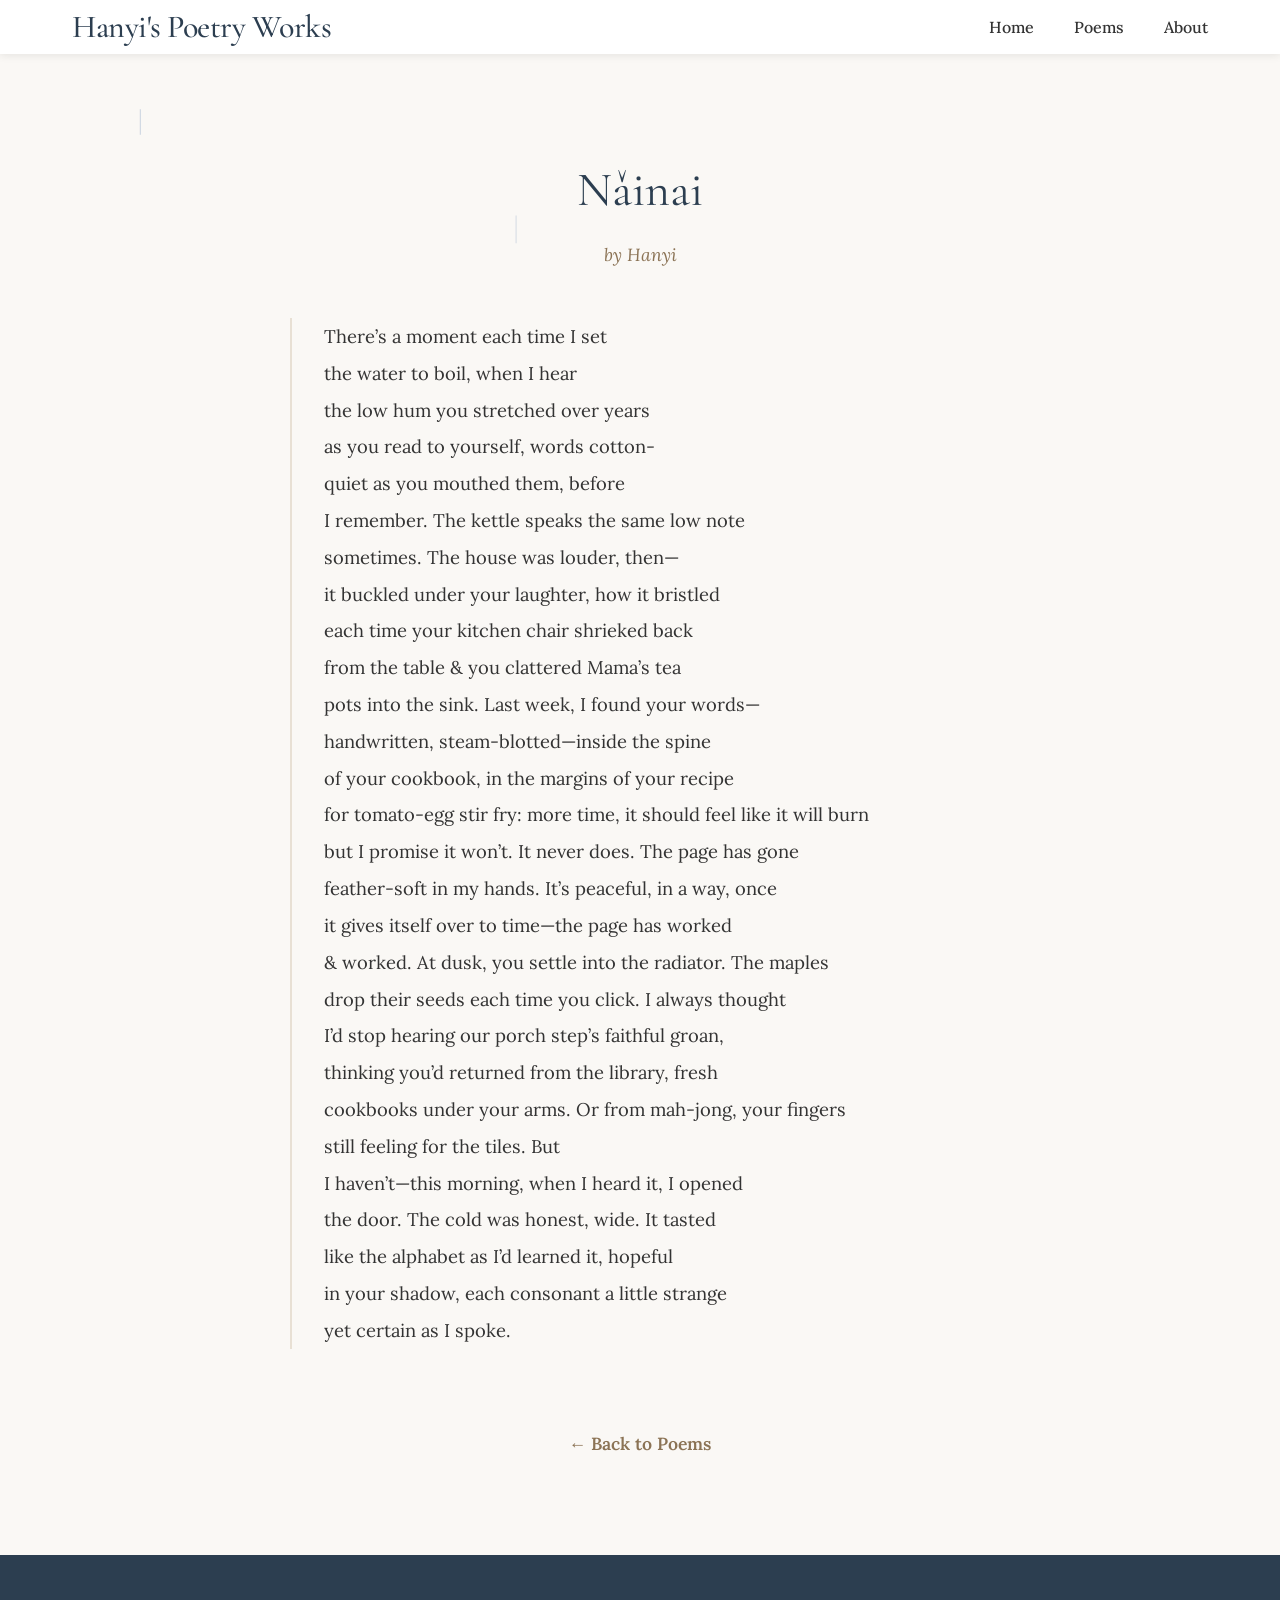
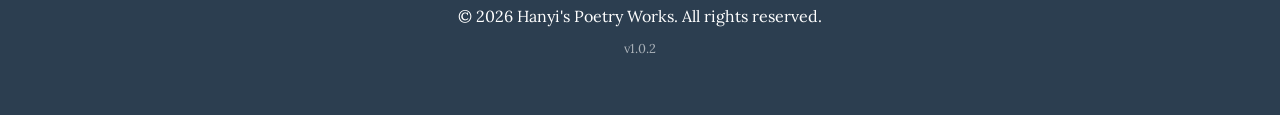
<file: poems/nǎinai.html>
<!DOCTYPE html>
<html lang="en">
<head>
    <meta charset="UTF-8">
    <meta name="viewport" content="width=device-width, initial-scale=1.0">
    <title>Nǎinai - Hanyi's Poetry Works</title>
    <link rel="stylesheet" href="../style.css">
    <link rel="preconnect" href="https://fonts.googleapis.com">
    <link rel="preconnect" href="https://fonts.gstatic.com" crossorigin>
    <link href="https://fonts.googleapis.com/css2?family=Cormorant+Garamond:wght@300;400;500;600&family=Lora:wght@400;500;600&display=swap" rel="stylesheet">
</head>
<body>
    <header>
        <nav class="container">
            <h1 class="site-title"><a href="../index.html" style="text-decoration: none; color: inherit;">Hanyi's Poetry Works</a></h1>
            <ul class="nav-links">
                <li><a href="../index.html#home">Home</a></li>
                <li><a href="../index.html#poems">Poems</a></li>
                <li><a href="../index.html#about">About</a></li>
            </ul>
        </nav>
    </header>

    <main>
        <section class="poem-full">
            <div class="container">
                <article class="poem-content">
                    <h2 class="poem-full-title">Nǎinai</h2>
                    <p class="poem-author">by Hanyi</p>
                    
                    <div class="poem-text">

                        <p>
                            There’s a moment each time I set<br>
                            the water to boil, when I hear<br>
                            the low hum you stretched over years <br>
                            as you read to yourself, words cotton- <br>
                            quiet as you mouthed them, before <br>
                            I remember. The kettle speaks the same low note <br>
                            sometimes. The house was louder, then— <br>
                            it buckled under your laughter, how it bristled <br>
                            each time your kitchen chair shrieked back <br>
                            from the table &amp; you clattered Mama’s tea<br>
                            pots into the sink. Last week, I found your words—<br>
                            handwritten, steam-blotted—inside the spine <br>
                            of your cookbook, in the margins of your recipe <br>
                            for tomato-egg stir fry: more time, it should feel like it will burn <br>
                            but I promise it won’t. It never does. The page has gone <br>
                            feather-soft in my hands. It’s peaceful, in a way, once <br>
                            it gives itself over to time—the page has worked <br>
                            &amp; worked. At dusk, you settle into the radiator. The maples<br>
                            drop their seeds each time you click. I always thought<br>
                            I’d stop hearing our porch step’s faithful groan, <br>
                            thinking you’d returned from the library, fresh <br>
                            cookbooks under your arms. Or from mah-jong, your fingers <br>
                            still feeling for the tiles. But <br>
                            I haven’t—this morning, when I heard it, I opened <br>
                            the door. The cold was honest, wide. It tasted <br>
                            like the alphabet as I’d learned it, hopeful <br>
                            in your shadow, each consonant a little strange <br>
                            yet certain as I spoke.
                        </p>
                    </div>
                    
                    <a href="../index.html#poems" class="back-link">← Back to Poems</a>
                </article>
            </div>
        </section>
    </main>

    <footer>
        <div class="container">
            <p>&copy; 2026 Hanyi's Poetry Works. All rights reserved.</p>
        </div>
    <p style="font-size: 0.8em; opacity: 0.6; margin-top: 0.5em; text-align: center;">v1.0.2</p>
</footer>
<script src="../rain.js"></script>
</body>
</html>
</file>
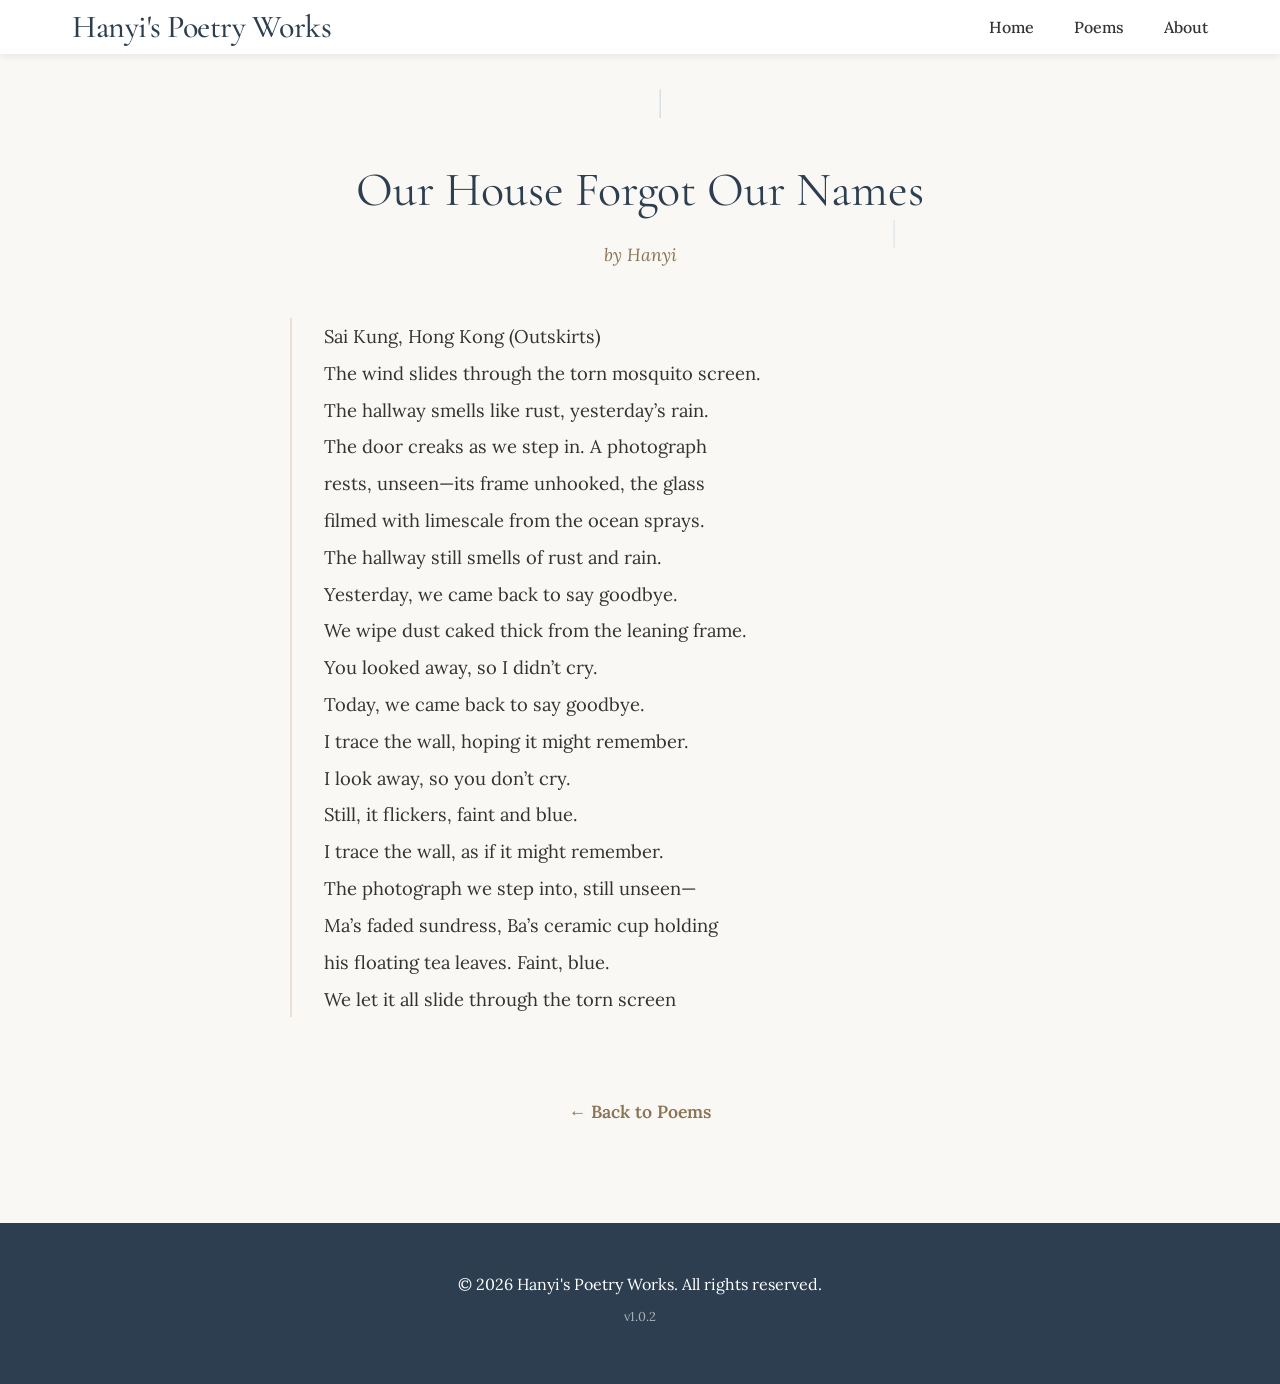
<file: poems/our-house-forgot-our-names.html>
<!DOCTYPE html>
<html lang="en">
<head>
    <meta charset="UTF-8">
    <meta name="viewport" content="width=device-width, initial-scale=1.0">
    <title>Our House Forgot Our Names - Hanyi's Poetry Works</title>
    <link rel="stylesheet" href="../style.css">
    <link rel="preconnect" href="https://fonts.googleapis.com">
    <link rel="preconnect" href="https://fonts.gstatic.com" crossorigin>
    <link href="https://fonts.googleapis.com/css2?family=Cormorant+Garamond:wght@300;400;500;600&family=Lora:wght@400;500;600&display=swap" rel="stylesheet">
</head>
<body>
    <header>
        <nav class="container">
            <h1 class="site-title"><a href="../index.html" style="text-decoration: none; color: inherit;">Hanyi's Poetry Works</a></h1>
            <ul class="nav-links">
                <li><a href="../index.html#home">Home</a></li>
                <li><a href="../index.html#poems">Poems</a></li>
                <li><a href="../index.html#about">About</a></li>
            </ul>
        </nav>
    </header>

    <main>
        <section class="poem-full">
            <div class="container">
                <article class="poem-content">
                    <h2 class="poem-full-title">Our House Forgot Our Names</h2>
                    <p class="poem-author">by Hanyi</p>
                    
                    <div class="poem-text">

                        <p>
                            Sai Kung, Hong Kong (Outskirts)<br>
                            The wind slides through the torn mosquito screen.<br>
                            The hallway smells like rust, yesterday’s rain.<br>
                            The door creaks as we step in. A photograph<br>
                            rests, unseen—its frame unhooked, the glass<br>
                            filmed with limescale from the ocean sprays.<br>
                            The hallway still smells of rust and rain.<br>
                            Yesterday, we came back to say goodbye.<br>
                            We wipe dust caked thick from the leaning frame.<br>
                            You looked away, so I didn’t cry.<br>
                            Today, we came back to say goodbye.<br>
                            I trace the wall, hoping it might remember.<br>
                            I look away, so you don’t cry.<br>
                            Still, it flickers, faint and blue.<br>
                            I trace the wall, as if it might remember.<br>
                            The photograph we step into, still unseen—<br>
                            Ma’s faded sundress, Ba’s ceramic cup holding<br>
                            his floating tea leaves. Faint, blue.<br>
                            We let it all slide through the torn screen
                        </p>
                    </div>
                    
                    <a href="../index.html#poems" class="back-link">← Back to Poems</a>
                </article>
            </div>
        </section>
    </main>

    <footer>
        <div class="container">
            <p>&copy; 2026 Hanyi's Poetry Works. All rights reserved.</p>
        </div>
    <p style="font-size: 0.8em; opacity: 0.6; margin-top: 0.5em; text-align: center;">v1.0.2</p>
</footer>
<script src="../rain.js"></script>
</body>
</html>
</file>
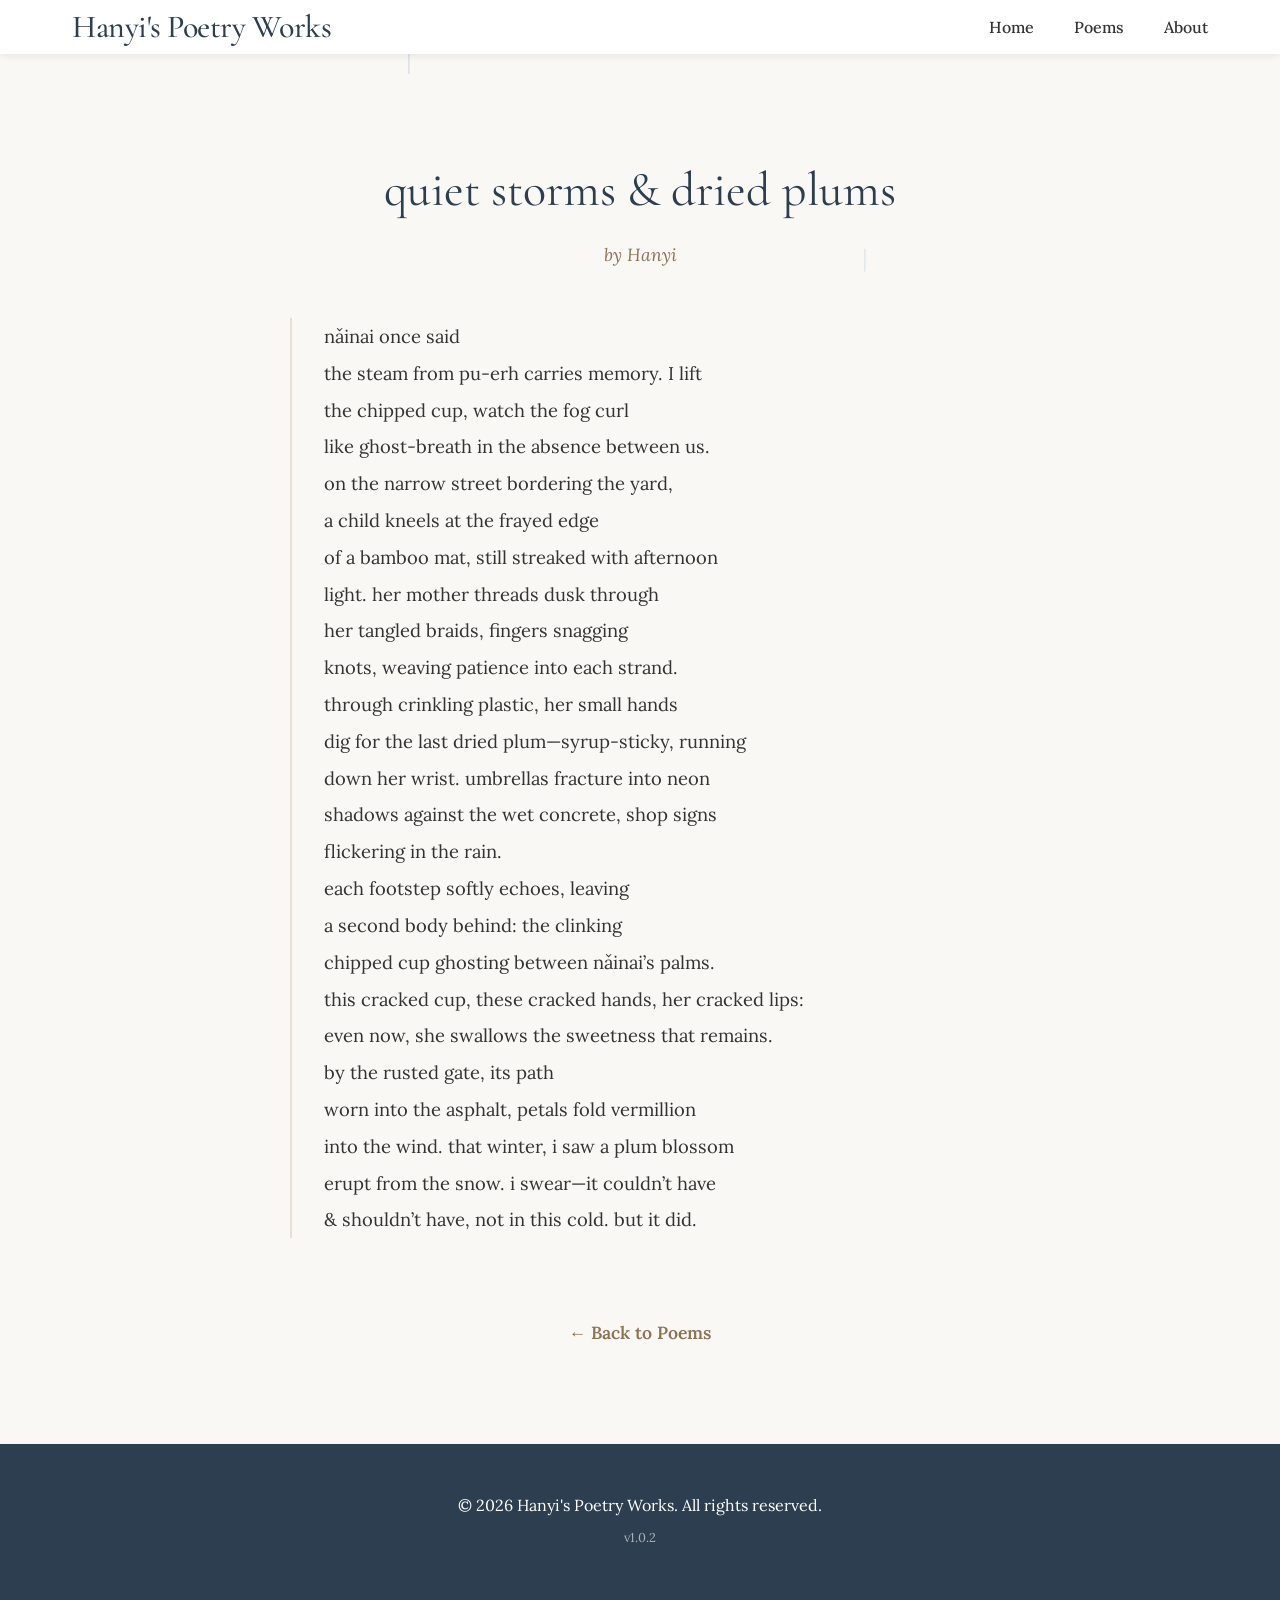
<file: poems/quiet-storms-dried-plums.html>
<!DOCTYPE html>
<html lang="en">
<head>
    <meta charset="UTF-8">
    <meta name="viewport" content="width=device-width, initial-scale=1.0">
    <title>quiet storms & dried plums - Hanyi's Poetry Works</title>
    <link rel="stylesheet" href="../style.css">
    <link rel="preconnect" href="https://fonts.googleapis.com">
    <link rel="preconnect" href="https://fonts.gstatic.com" crossorigin>
    <link href="https://fonts.googleapis.com/css2?family=Cormorant+Garamond:wght@300;400;500;600&family=Lora:wght@400;500;600&display=swap" rel="stylesheet">
</head>
<body>
    <header>
        <nav class="container">
            <h1 class="site-title"><a href="../index.html" style="text-decoration: none; color: inherit;">Hanyi's Poetry Works</a></h1>
            <ul class="nav-links">
                <li><a href="../index.html#home">Home</a></li>
                <li><a href="../index.html#poems">Poems</a></li>
                <li><a href="../index.html#about">About</a></li>
            </ul>
        </nav>
    </header>

    <main>
        <section class="poem-full">
            <div class="container">
                <article class="poem-content">
                    <h2 class="poem-full-title">quiet storms &amp; dried plums</h2>
                    <p class="poem-author">by Hanyi</p>
                    
                    <div class="poem-text">

                        <p>
                            nǎinai once said<br>
                            the steam from pu-erh carries memory. I lift<br>
                            the chipped cup, watch the fog curl <br>
                            like ghost-breath in the absence between us.<br>
                            on the narrow street bordering the yard, <br>
                            a child kneels at the frayed edge <br>
                            of a bamboo mat, still streaked with afternoon <br>
                            light. her mother threads dusk through <br>
                            her tangled braids, fingers snagging <br>
                            knots, weaving patience into each strand. <br>
                            through crinkling plastic, her small hands <br>
                            dig for the last dried plum—syrup-sticky, running <br>
                            down her wrist. umbrellas fracture into neon<br>
                            shadows against the wet concrete, shop signs<br>
                            flickering in the rain. <br>
                            each footstep softly echoes, leaving<br>
                            a second body behind: the clinking <br>
                            chipped cup ghosting between nǎinai’s palms. <br>
                            this cracked cup, these cracked hands, her cracked lips: <br>
                            even now, she swallows the sweetness that remains.<br>
                            by the rusted gate, its path<br>
                            worn into the asphalt, petals fold vermillion<br>
                            into the wind. that winter, i saw a plum blossom <br>
                            erupt from the snow. i swear—it couldn’t have<br>
                            &amp; shouldn’t have, not in this cold. but it did.
                        </p>
                    </div>
                    
                    <a href="../index.html#poems" class="back-link">← Back to Poems</a>
                </article>
            </div>
        </section>
    </main>

    <footer>
        <div class="container">
            <p>&copy; 2026 Hanyi's Poetry Works. All rights reserved.</p>
        </div>
    <p style="font-size: 0.8em; opacity: 0.6; margin-top: 0.5em; text-align: center;">v1.0.2</p>
</footer>
<script src="../rain.js"></script>
</body>
</html>
</file>
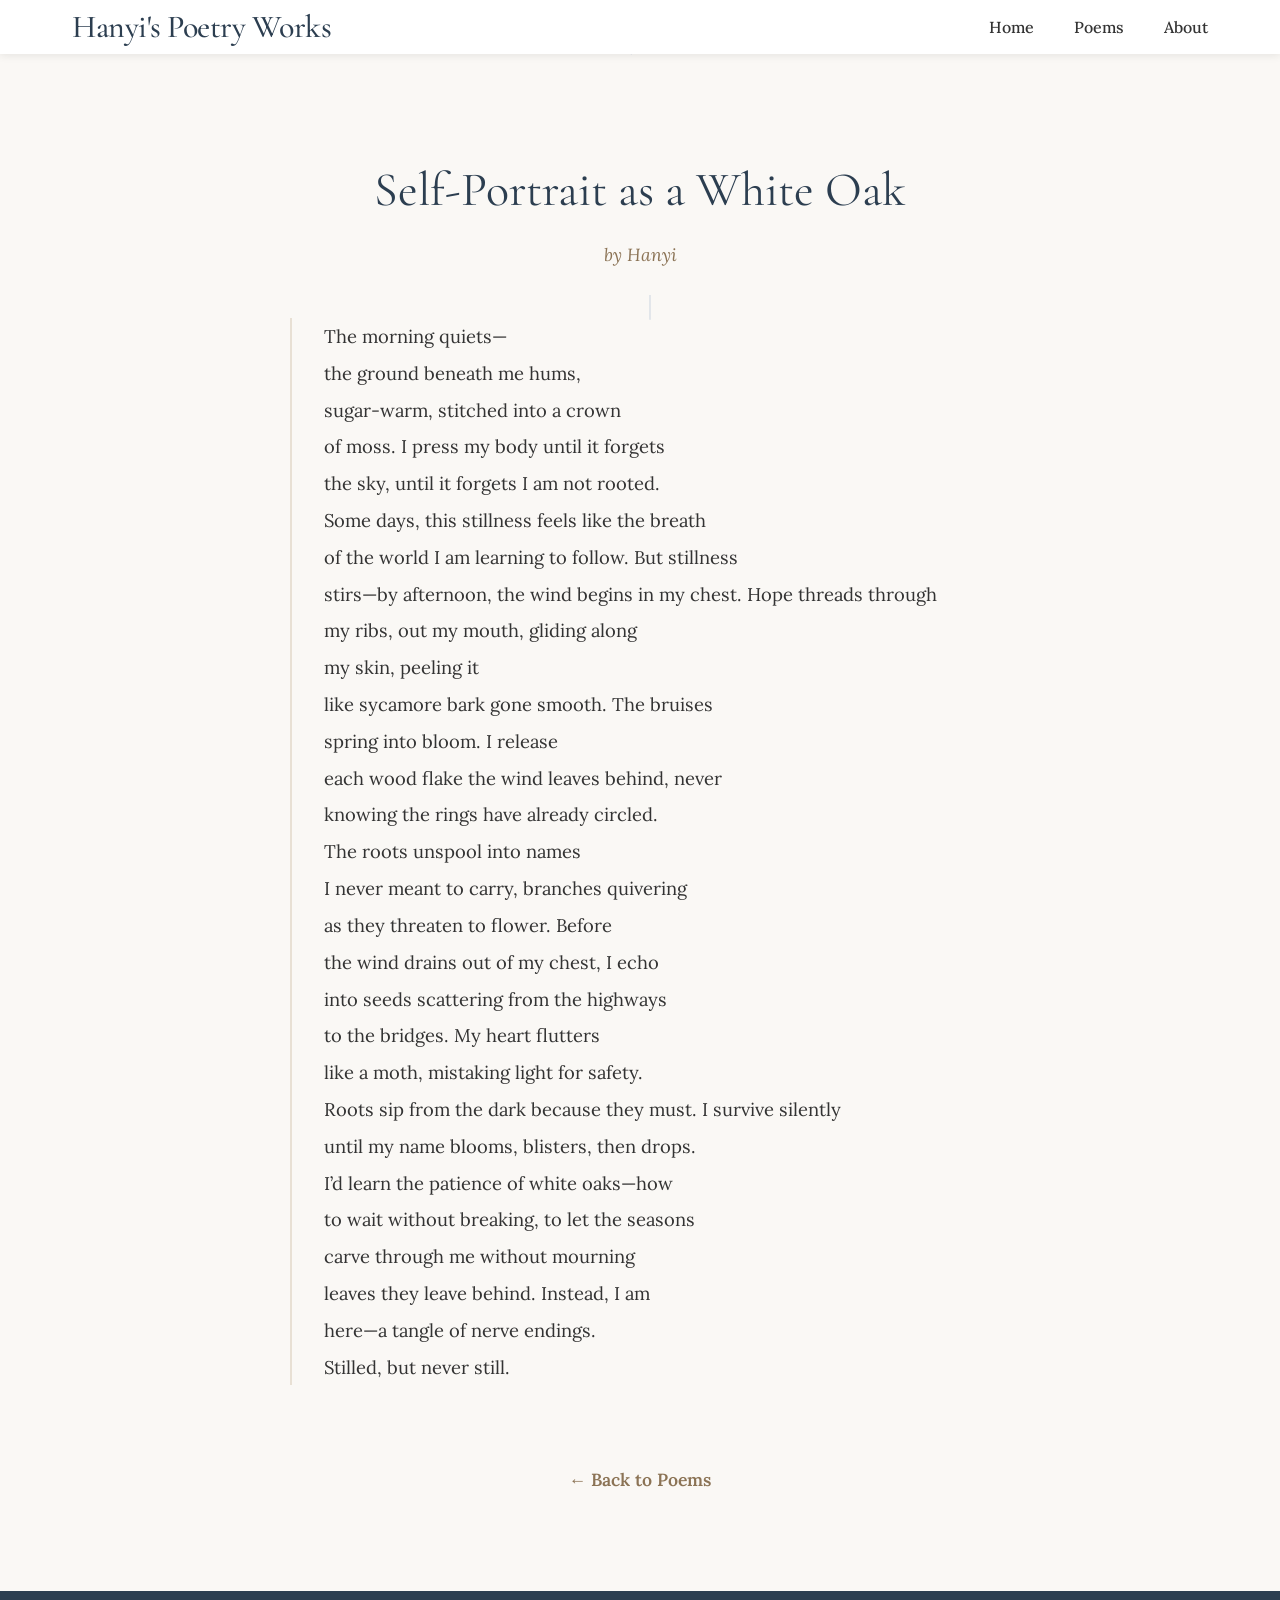
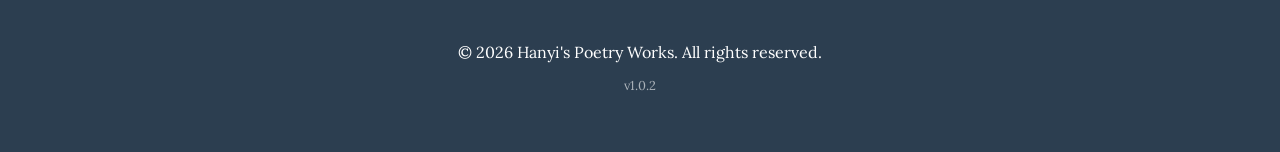
<file: poems/self-portrait-as-a-white-oak.html>
<!DOCTYPE html>
<html lang="en">
<head>
    <meta charset="UTF-8">
    <meta name="viewport" content="width=device-width, initial-scale=1.0">
    <title>Self-Portrait as a White Oak - Hanyi's Poetry Works</title>
    <link rel="stylesheet" href="../style.css">
    <link rel="preconnect" href="https://fonts.googleapis.com">
    <link rel="preconnect" href="https://fonts.gstatic.com" crossorigin>
    <link href="https://fonts.googleapis.com/css2?family=Cormorant+Garamond:wght@300;400;500;600&family=Lora:wght@400;500;600&display=swap" rel="stylesheet">
</head>
<body>
    <header>
        <nav class="container">
            <h1 class="site-title"><a href="../index.html" style="text-decoration: none; color: inherit;">Hanyi's Poetry Works</a></h1>
            <ul class="nav-links">
                <li><a href="../index.html#home">Home</a></li>
                <li><a href="../index.html#poems">Poems</a></li>
                <li><a href="../index.html#about">About</a></li>
            </ul>
        </nav>
    </header>

    <main>
        <section class="poem-full">
            <div class="container">
                <article class="poem-content">
                    <h2 class="poem-full-title">Self-Portrait as a White Oak</h2>
                    <p class="poem-author">by Hanyi</p>
                    
                    <div class="poem-text">

                        <p>
                            The morning quiets— <br>
                            the ground beneath me hums, <br>
                            sugar-warm, stitched into a crown <br>
                            of moss. I press my body until it forgets <br>
                            the sky, until it forgets I am not rooted.<br>
                            Some days, this stillness feels like the breath<br>
                            of the world I am learning to follow. But stillness <br>
                            stirs—by afternoon, the wind begins
in my chest. Hope threads through <br>
                            my ribs, out my mouth, gliding along <br>
                            my skin, peeling it<br>
                            like sycamore bark gone smooth. The bruises <br>
                            spring into bloom. I release <br>
                            each wood flake the wind leaves behind, never <br>
                            knowing the rings have already circled. <br>
                            The roots unspool into names <br>
                            I never meant to carry, branches quivering<br>
                            as they threaten to flower. Before <br>
                            the wind drains out of my chest, I echo <br>
                            into seeds scattering from the highways <br>
                            to the bridges. My heart flutters <br>
                            like a moth, mistaking light for safety. <br>
                            Roots sip from the dark
	because they must. I survive silently<br>
                            until my name blooms, blisters, then drops.<br>
                            I’d learn the patience of white oaks—how <br>
                            to wait without breaking, to let the seasons <br>
                            carve through me without mourning <br>
                            leaves they leave behind. Instead, I am <br>
                            here—a tangle of nerve endings.<br>
                            
		Stilled, but never still.
                        </p>
                    </div>
                    
                    <a href="../index.html#poems" class="back-link">← Back to Poems</a>
                </article>
            </div>
        </section>
    </main>

    <footer>
        <div class="container">
            <p>&copy; 2026 Hanyi's Poetry Works. All rights reserved.</p>
        </div>
    <p style="font-size: 0.8em; opacity: 0.6; margin-top: 0.5em; text-align: center;">v1.0.2</p>
</footer>
<script src="../rain.js"></script>
</body>
</html>
</file>
<file: style.css>
/* ===== Rain Effect Layer ===== */
header, main, footer {
    position: relative;
    z-index: 1;
}

/* ===== Reset & Base ===== */
* {
    margin: 0;
    padding: 0;
    box-sizing: border-box;
}

:root {
    --primary-color: #2c3e50;
    --secondary-color: #8b7355;
    --accent-color: #d4a574;
    --text-color: #333;
    --light-text: #666;
    --bg-color: #faf8f5;
    --card-bg: #ffffff;
    --border-color: #e8e0d4;
    --shadow: 0 2px 8px rgba(0,0,0,0.08);
}

html {
    scroll-behavior: smooth;
}

body {
    font-family: 'Lora', Georgia, serif;
    line-height: 1.7;
    color: var(--text-color);
    background-color: var(--bg-color);
}

.container {
    max-width: 1200px;
    margin: 0 auto;
    padding: 0 2rem;
}

/* ===== Header & Navigation ===== */
header {
    background: var(--card-bg);
    box-shadow: var(--shadow);
    position: sticky;
    top: 0;
    z-index: 100;
}

nav {
    display: flex;
    justify-content: space-between;
    align-items: center;
    padding: 1.5rem 2rem;
}

.site-title {
    font-family: 'Cormorant Garamond', serif;
    font-size: 2rem;
    font-weight: 500;
    color: var(--primary-color);
    letter-spacing: -0.5px;
}

.nav-links {
    display: flex;
    list-style: none;
    gap: 2.5rem;
}

.nav-links a {
    text-decoration: none;
    color: var(--text-color);
    font-weight: 500;
    font-size: 1rem;
    transition: color 0.3s;
    position: relative;
}

.nav-links a:hover,
.nav-links a.active {
    color: var(--secondary-color);
}

.nav-links a::after {
    content: '';
    position: absolute;
    bottom: -5px;
    left: 0;
    width: 0;
    height: 2px;
    background: var(--accent-color);
    transition: width 0.3s;
}

.nav-links a:hover::after,
.nav-links a.active::after {
    width: 100%;
}

/* ===== Hero Section ===== */
.hero {
    background: linear-gradient(135deg, #f5f0e8 0%, #e8dcc8 100%);
    padding: 8rem 0;
    text-align: center;
}

.hero-title {
    font-family: 'Cormorant Garamond', serif;
    font-size: 3.5rem;
    font-weight: 400;
    color: var(--primary-color);
    margin-bottom: 1.5rem;
    line-height: 1.2;
}

.hero-subtitle {
    font-size: 1.3rem;
    color: var(--light-text);
    margin-bottom: 2.5rem;
    max-width: 600px;
    margin-left: auto;
    margin-right: auto;
    font-style: italic;
}

.cta-button {
    display: inline-block;
    padding: 1rem 2.5rem;
    background: var(--secondary-color);
    color: white;
    text-decoration: none;
    border-radius: 4px;
    font-weight: 500;
    transition: all 0.3s;
    box-shadow: 0 4px 12px rgba(139, 115, 85, 0.3);
}

.cta-button:hover {
    background: var(--primary-color);
    transform: translateY(-2px);
    box-shadow: 0 6px 16px rgba(44, 62, 80, 0.4);
}

/* ===== Poems Section ===== */
.poems-section {
    padding: 6rem 0;
}

.section-title {
    font-family: 'Cormorant Garamond', serif;
    font-size: 2.8rem;
    font-weight: 400;
    text-align: center;
    margin-bottom: 4rem;
    color: var(--primary-color);
    position: relative;
}

.section-title::after {
    content: '';
    display: block;
    width: 60px;
    height: 3px;
    background: var(--accent-color);
    margin: 1rem auto 0;
}

.poems-grid {
    display: grid;
    grid-template-columns: repeat(auto-fit, minmax(320px, 1fr));
    gap: 2.5rem;
}

.poem-card {
    background: var(--card-bg);
    padding: 2.5rem;
    border-radius: 8px;
    box-shadow: var(--shadow);
    transition: all 0.3s;
    border: 1px solid var(--border-color);
}

.poem-card:hover {
    transform: translateY(-5px);
    box-shadow: 0 8px 24px rgba(0,0,0,0.12);
}

.poem-title {
    font-family: 'Cormorant Garamond', serif;
    font-size: 1.8rem;
    font-weight: 500;
    color: var(--primary-color);
    margin-bottom: 1.5rem;
}

.poem-excerpt {
    color: var(--light-text);
    line-height: 1.9;
    margin-bottom: 1.5rem;
    font-style: italic;
}

.read-more {
    color: var(--secondary-color);
    text-decoration: none;
    font-weight: 600;
    transition: color 0.3s;
}

.read-more:hover {
    color: var(--primary-color);
}

/* ===== About Section ===== */
.about-section {
    background: var(--card-bg);
    padding: 6rem 0;
}

.about-content {
    max-width: 700px;
    margin: 0 auto;
    text-align: center;
}

.about-content p {
    font-size: 1.1rem;
    line-height: 1.9;
    margin-bottom: 1.5rem;
    color: var(--text-color);
}

.about-note {
    color: var(--light-text);
    font-size: 0.95rem;
    font-style: italic;
    margin-top: 2rem;
    padding: 1.5rem;
    background: #f9f6f1;
    border-left: 3px solid var(--accent-color);
}

/* ===== Footer ===== */
footer {
    background: var(--primary-color);
    color: white;
    padding: 3rem 0;
    text-align: center;
}

footer p {
    margin-bottom: 0.5rem;
}

.footer-note {
    opacity: 0.7;
    font-size: 0.9rem;
}

/* ===== Responsive Design ===== */
@media (max-width: 768px) {
    nav {
        flex-direction: column;
        gap: 1rem;
    }

    .site-title {
        font-size: 1.6rem;
    }

    .nav-links {
        gap: 1.5rem;
    }

    .hero {
        padding: 5rem 0;
    }

    .hero-title {
        font-size: 2.2rem;
    }

    .hero-subtitle {
        font-size: 1.1rem;
    }

    .section-title {
        font-size: 2rem;
    }

    .poems-grid {
        grid-template-columns: 1fr;
    }

    .poem-card {
        padding: 2rem;
    }
    
    .poem-full-title {
        font-size: 2rem;
    }
    
    .poem-text p {
        padding-left: 1rem;
    }
}

/* ===== Individual Poem Pages ===== */
.poem-full {
    padding: 6rem 0;
    min-height: 70vh;
}

.poem-content {
    max-width: 700px;
    margin: 0 auto;
    text-align: center;
}

.poem-full-title {
    font-family: 'Cormorant Garamond', serif;
    font-size: 3rem;
    font-weight: 400;
    color: var(--primary-color);
    margin-bottom: 0.5rem;
}

.poem-author {
    font-size: 1.1rem;
    color: var(--secondary-color);
    font-style: italic;
    margin-bottom: 3rem;
}

.poem-text {
    text-align: left;
    font-size: 1.15rem;
    line-height: 2;
}

.poem-text p {
    margin-bottom: 2rem;
    padding-left: 2rem;
    border-left: 2px solid var(--border-color);
}

.back-link {
    display: inline-block;
    margin-top: 3rem;
    color: var(--secondary-color);
    text-decoration: none;
    font-weight: 600;
    font-size: 1.1rem;
    transition: color 0.3s;
}

.back-link:hover {
    color: var(--primary-color);
}

/* ===== Poem Location/Subtitle ===== */
.poem-location {
    font-size: 1rem;
    color: var(--light-text);
    font-style: italic;
    margin-bottom: 2.5rem;
    margin-top: -0.5rem;
}

/* ===== Poem List Styling ===== */
.poems-grid {
    display: grid;
    grid-template-columns: repeat(auto-fill, minmax(320px, 1fr));
    gap: 2rem;
    margin-top: 3rem;
}

.poem-card {
    background: var(--card-bg);
    border-radius: 8px;
    padding: 2rem;
    box-shadow: 0 2px 8px rgba(0,0,0,0.08);
    transition: transform 0.2s, box-shadow 0.2s;
}

.poem-card:hover {
    transform: translateY(-4px);
    box-shadow: 0 4px 16px rgba(0,0,0,0.12);
}

.poem-title {
    font-family: 'Cormorant Garamond', serif;
    font-size: 1.5rem;
    font-weight: 600;
    color: var(--primary-color);
    margin-bottom: 1rem;
    line-height: 1.3;
}

.poem-excerpt {
    font-size: 0.95rem;
    color: var(--light-text);
    line-height: 1.6;
    margin-bottom: 1.5rem;
    font-style: italic;
}

.read-more {
    display: inline-block;
    color: var(--secondary-color);
    text-decoration: none;
    font-weight: 600;
    font-size: 0.9rem;
    transition: color 0.2s;
}

.read-more:hover {
    color: var(--primary-color);
}

/* ===== Poems Index Page ===== */
.poems-index {
    padding: 4rem 0;
    min-height: 80vh;
}

/* Search Bar */
.search-container {
    max-width: 600px;
    margin: 2rem auto;
}

.search-input {
    width: 100%;
    padding: 1rem 1.5rem;
    font-size: 1.1rem;
    font-family: 'Lora', serif;
    border: 2px solid var(--border-color);
    border-radius: 8px;
    background: var(--card-bg);
    transition: border-color 0.3s;
}

.search-input:focus {
    outline: none;
    border-color: var(--accent-color);
}

/* Filter Section */
.filter-section {
    text-align: center;
    margin: 3rem 0;
}

.filter-label {
    font-family: 'Cormorant Garamond', serif;
    font-size: 1.5rem;
    font-weight: 500;
    color: var(--primary-color);
    margin-bottom: 1.5rem;
}

.filter-buttons {
    display: flex;
    flex-wrap: wrap;
    gap: 0.8rem;
    justify-content: center;
}

.filter-btn {
    padding: 0.6rem 1.5rem;
    font-family: 'Lora', serif;
    font-size: 0.95rem;
    border: 2px solid var(--border-color);
    border-radius: 20px;
    background: var(--card-bg);
    color: var(--text-color);
    cursor: pointer;
    transition: all 0.3s;
}

.filter-btn:hover {
    border-color: var(--accent-color);
    background: var(--bg-color);
}

.filter-btn.active {
    background: var(--secondary-color);
    color: white;
    border-color: var(--secondary-color);
}

/* Poem Tags */
.poem-tags {
    display: flex;
    flex-wrap: wrap;
    gap: 0.5rem;
    margin-bottom: 1rem;
}

.tag {
    display: inline-block;
    padding: 0.3rem 0.8rem;
    font-size: 0.75rem;
    font-weight: 600;
    border-radius: 12px;
    text-transform: uppercase;
    letter-spacing: 0.5px;
}

.tag-memory-family {
    background: #e8d5e0;
    color: #6b4a5f;
}

.tag-identity-displacement {
    background: #d5e0e8;
    color: #4a5f6b;
}

.tag-nature {
    background: #d5e8d8;
    color: #4a6b4f;
}

.tag-everyday {
    background: #e8e0d5;
    color: #6b5f4a;
}

.tag-social {
    background: #e8d5d5;
    color: #6b4a4a;
}

/* Poem Meta (location/date) */
.poem-meta {
    font-size: 0.9rem;
    color: var(--light-text);
    font-style: italic;
    margin-bottom: 1rem;
}

/* No Results Message */
.no-results {
    text-align: center;
    padding: 4rem 2rem;
    color: var(--light-text);
    font-style: italic;
    font-size: 1.2rem;
}

/* Responsive adjustments */
@media (max-width: 768px) {
    .filter-buttons {
        gap: 0.5rem;
    }
    
    .filter-btn {
        padding: 0.5rem 1rem;
        font-size: 0.85rem;
    }
}

/* ===== Featured Section ===== */
.featured-section {
    padding: 5rem 0;
    background: var(--bg-color);
}

.featured-section .section-title {
    text-align: center;
    margin-bottom: 3rem;
}

.featured-section .poems-grid {
    margin-top: 0;
}

/* ===== Social Sharing Buttons ===== */
.share-section {
    margin-top: 3rem;
    padding-top: 2rem;
    border-top: 1px solid var(--border-color);
    text-align: center;
}

.share-label {
    font-family: 'Cormorant Garamond', serif;
    font-size: 1.2rem;
    color: var(--light-text);
    margin-bottom: 1rem;
    font-style: italic;
}

.share-buttons {
    display: flex;
    justify-content: center;
    gap: 1rem;
    flex-wrap: wrap;
}

.share-btn {
    display: inline-flex;
    align-items: center;
    gap: 0.5rem;
    padding: 0.6rem 1.2rem;
    border-radius: 20px;
    text-decoration: none;
    font-size: 0.9rem;
    font-weight: 500;
    transition: all 0.3s;
    border: 1px solid var(--border-color);
    color: var(--text-color);
    background: var(--card-bg);
}

.share-btn:hover {
    transform: translateY(-2px);
    box-shadow: 0 4px 12px rgba(0,0,0,0.1);
}

.share-btn.twitter:hover { background: #1DA1F2; color: white; border-color: #1DA1F2; }
.share-btn.facebook:hover { background: #4267B2; color: white; border-color: #4267B2; }
.share-btn.wechat:hover { background: #07C160; color: white; border-color: #07C160; }
.share-btn.copy-link:hover { background: var(--secondary-color); color: white; border-color: var(--secondary-color); }

.share-btn svg {
    width: 18px;
    height: 18px;
    fill: currentColor;
}

/* ===== Contact Form ===== */
.contact-section {
    padding: 6rem 0;
    background: var(--bg-color);
}

.contact-form {
    max-width: 600px;
    margin: 0 auto;
}

.form-group {
    margin-bottom: 1.5rem;
}

.form-group label {
    display: block;
    font-weight: 500;
    margin-bottom: 0.5rem;
    color: var(--primary-color);
    font-size: 0.95rem;
}

.form-group input,
.form-group textarea {
    width: 100%;
    padding: 0.9rem 1.2rem;
    font-family: 'Lora', serif;
    font-size: 1rem;
    border: 2px solid var(--border-color);
    border-radius: 6px;
    background: var(--card-bg);
    transition: border-color 0.3s;
    color: var(--text-color);
}

.form-group input:focus,
.form-group textarea:focus {
    outline: none;
    border-color: var(--accent-color);
}

.form-group textarea {
    min-height: 150px;
    resize: vertical;
}

.form-submit {
    display: inline-block;
    padding: 0.9rem 2.5rem;
    background: var(--secondary-color);
    color: white;
    border: none;
    border-radius: 4px;
    font-family: 'Lora', serif;
    font-size: 1rem;
    font-weight: 500;
    cursor: pointer;
    transition: all 0.3s;
    box-shadow: 0 4px 12px rgba(139, 115, 85, 0.3);
}

.form-submit:hover {
    background: var(--primary-color);
    transform: translateY(-2px);
    box-shadow: 0 6px 16px rgba(44, 62, 80, 0.4);
}

.form-success {
    display: none;
    padding: 1.5rem;
    background: #d5e8d8;
    border-radius: 6px;
    color: #4a6b4f;
    text-align: center;
    font-style: italic;
}

/* ===== Enhanced About Section ===== */
.about-layout {
    display: flex;
    gap: 3rem;
    align-items: flex-start;
    max-width: 900px;
    margin: 0 auto;
}

.about-photo {
    flex-shrink: 0;
    width: 220px;
    height: 280px;
    border-radius: 8px;
    overflow: hidden;
    box-shadow: var(--shadow);
    background: linear-gradient(135deg, #e8dcc8, #d4a574);
    display: flex;
    align-items: center;
    justify-content: center;
}

.about-photo img {
    width: 100%;
    height: 100%;
    object-fit: cover;
}

.about-photo-placeholder {
    font-family: 'Cormorant Garamond', serif;
    font-size: 3rem;
    color: rgba(255,255,255,0.8);
    text-align: center;
}

.about-text {
    flex: 1;
}

.about-text p {
    font-size: 1.05rem;
    line-height: 1.9;
    margin-bottom: 1.2rem;
    color: var(--text-color);
    text-align: left;
}

.about-publications {
    margin-top: 1.5rem;
    padding: 1.2rem 1.5rem;
    background: #f9f6f1;
    border-radius: 6px;
    border-left: 3px solid var(--accent-color);
}

.about-publications h4 {
    font-family: 'Cormorant Garamond', serif;
    font-size: 1.2rem;
    color: var(--primary-color);
    margin-bottom: 0.5rem;
}

.about-publications ul {
    list-style: none;
    padding: 0;
}

.about-publications li {
    font-size: 0.95rem;
    color: var(--light-text);
    padding: 0.2rem 0;
}

.about-publications li::before {
    content: "→ ";
    color: var(--accent-color);
}

@media (max-width: 768px) {
    .about-layout {
        flex-direction: column;
        align-items: center;
    }
    .about-photo {
        width: 180px;
        height: 230px;
    }
    .about-text p {
        text-align: center;
    }
    .share-buttons {
        gap: 0.6rem;
    }
    .share-btn {
        font-size: 0.8rem;
        padding: 0.5rem 0.9rem;
    }
}

/* ===== Copied Toast ===== */
.copied-toast {
    position: fixed;
    bottom: 2rem;
    left: 50%;
    transform: translateX(-50%) translateY(100px);
    background: var(--primary-color);
    color: white;
    padding: 0.8rem 1.5rem;
    border-radius: 6px;
    font-size: 0.9rem;
    opacity: 0;
    transition: all 0.3s;
    z-index: 1000;
}

.copied-toast.show {
    opacity: 1;
    transform: translateX(-50%) translateY(0);
}
</file>
